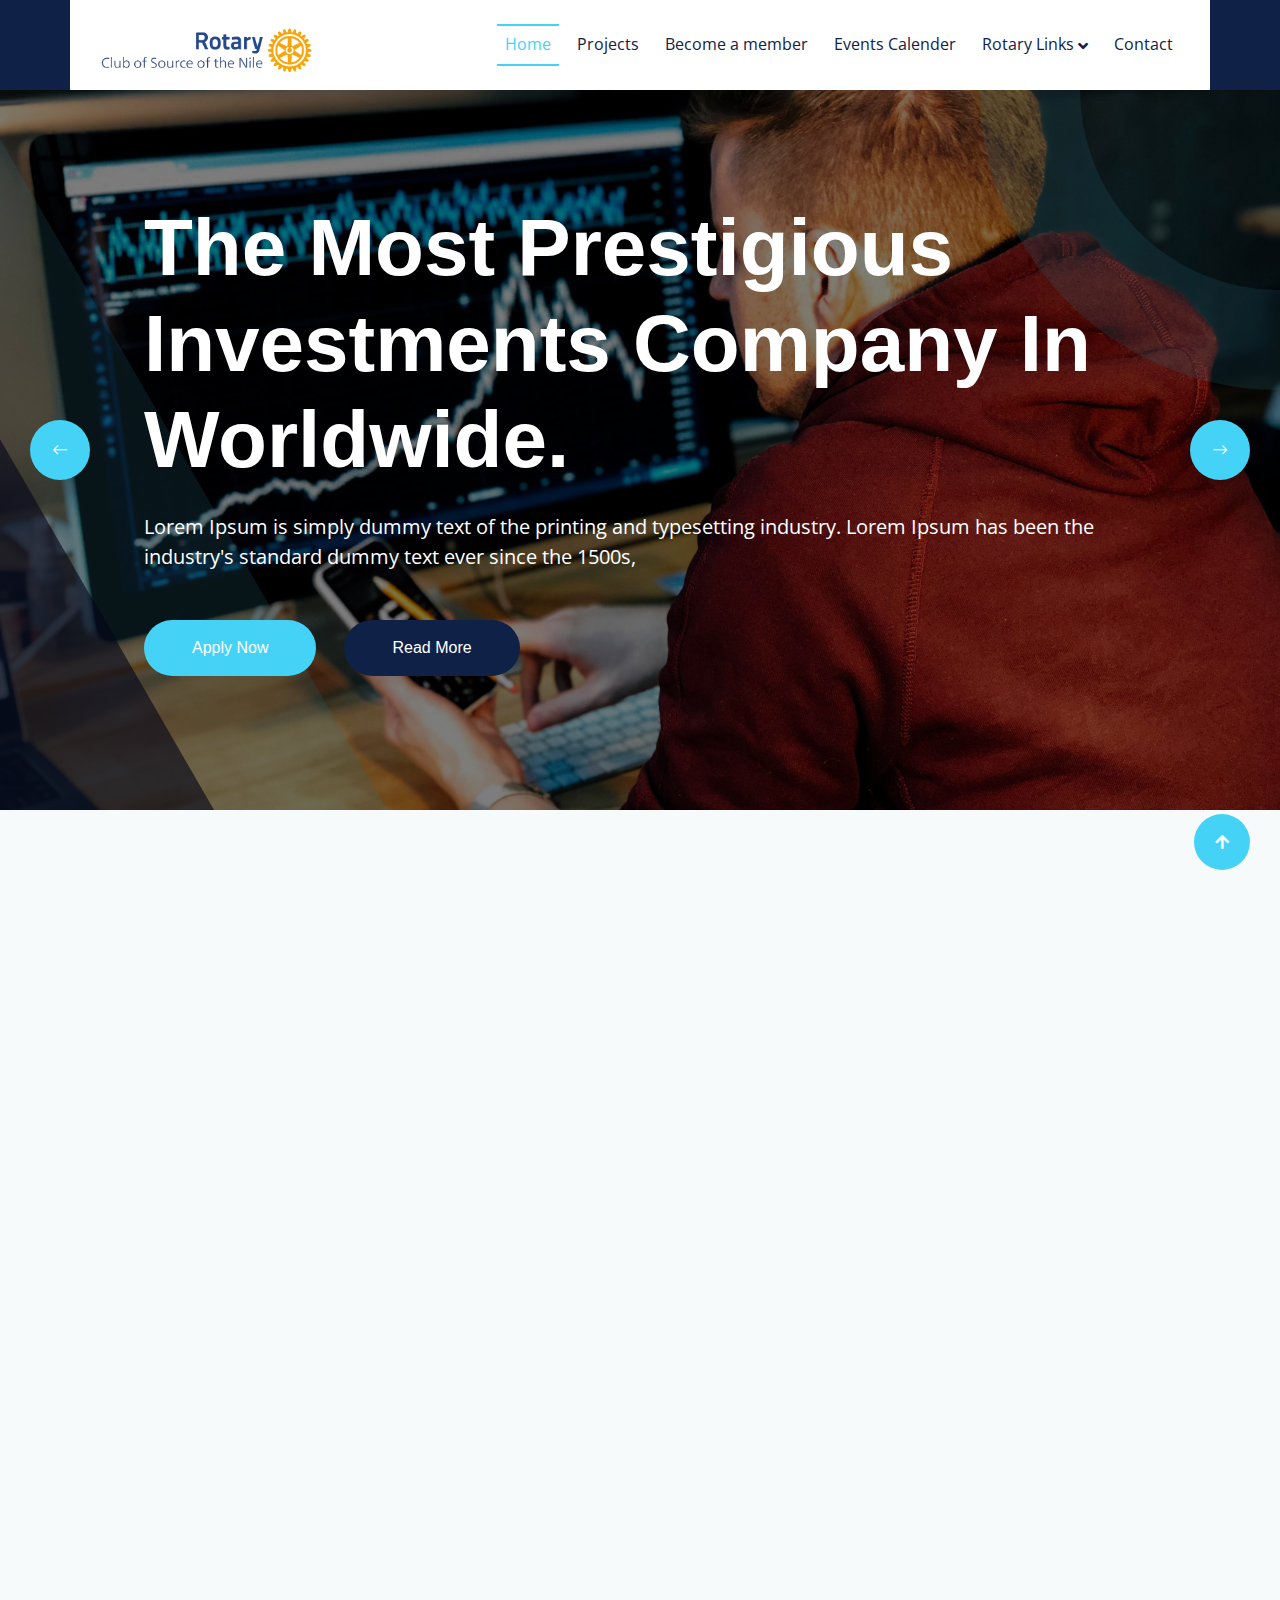
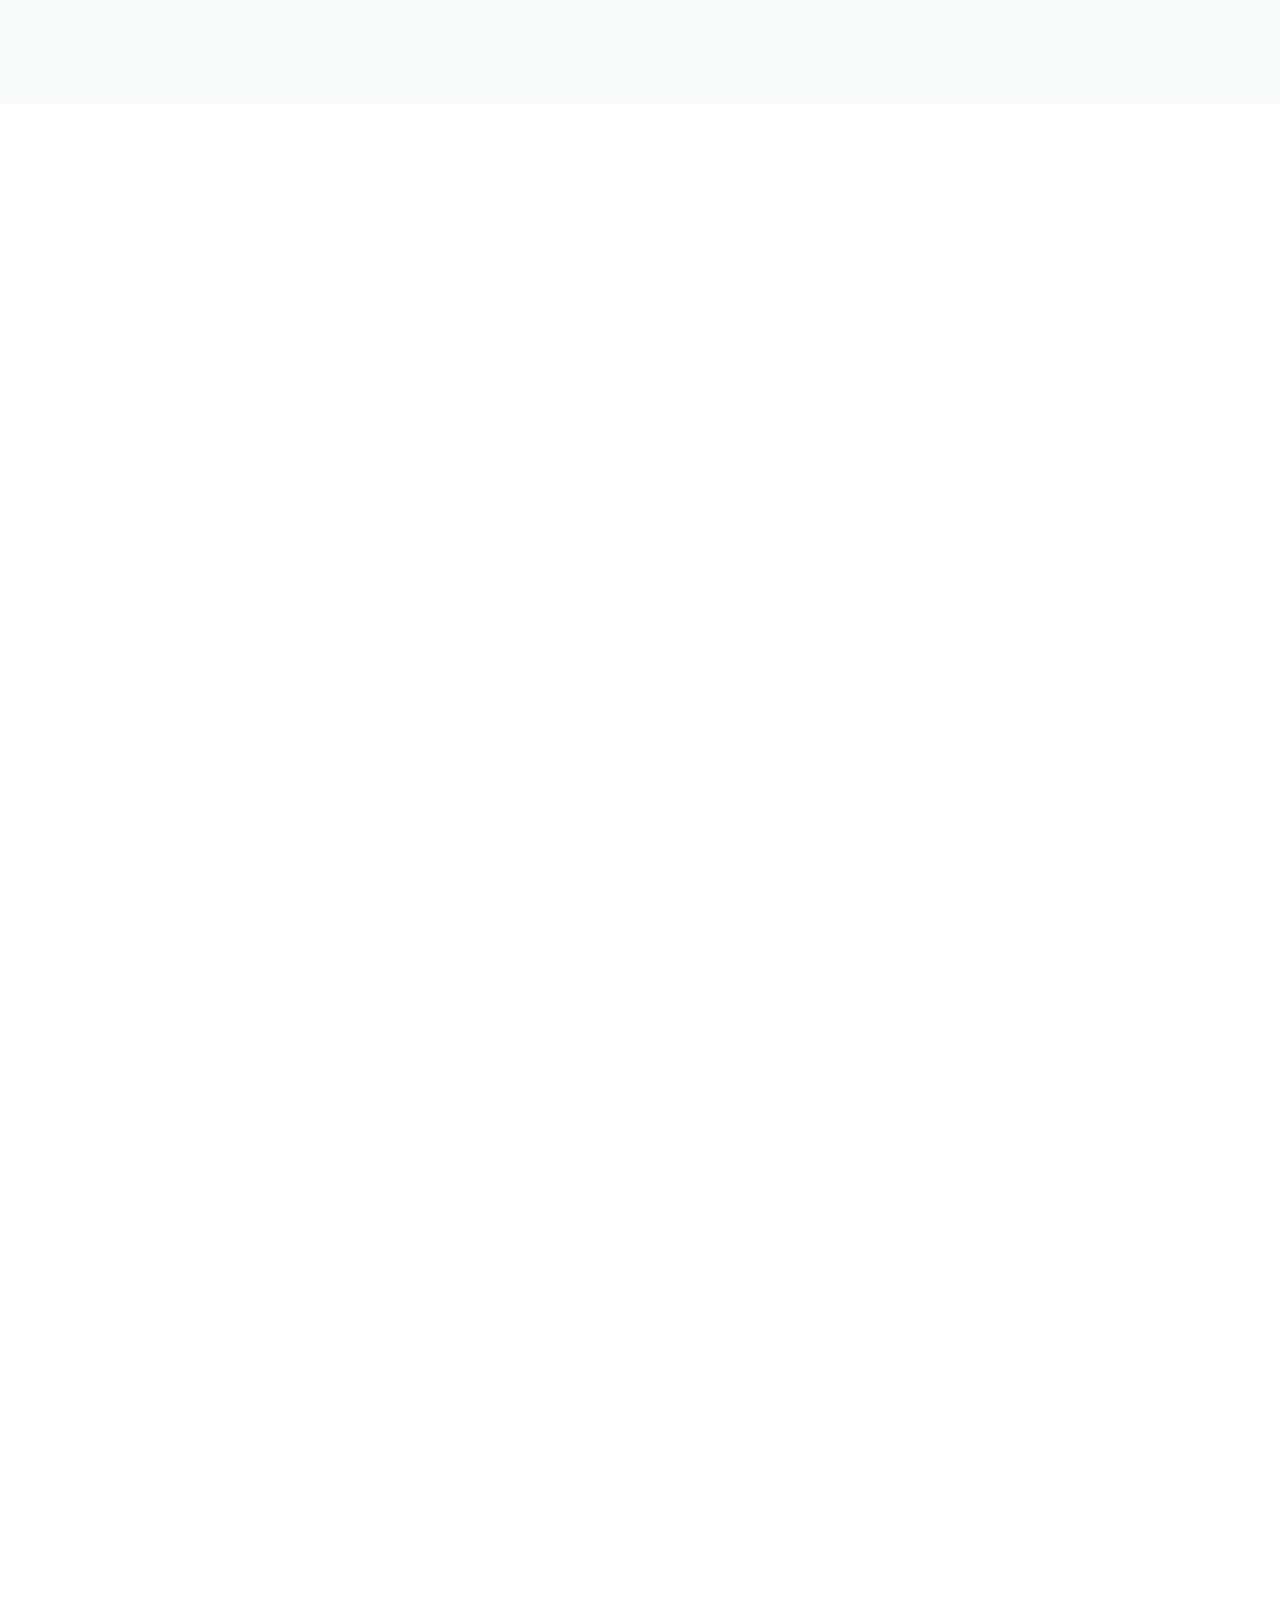
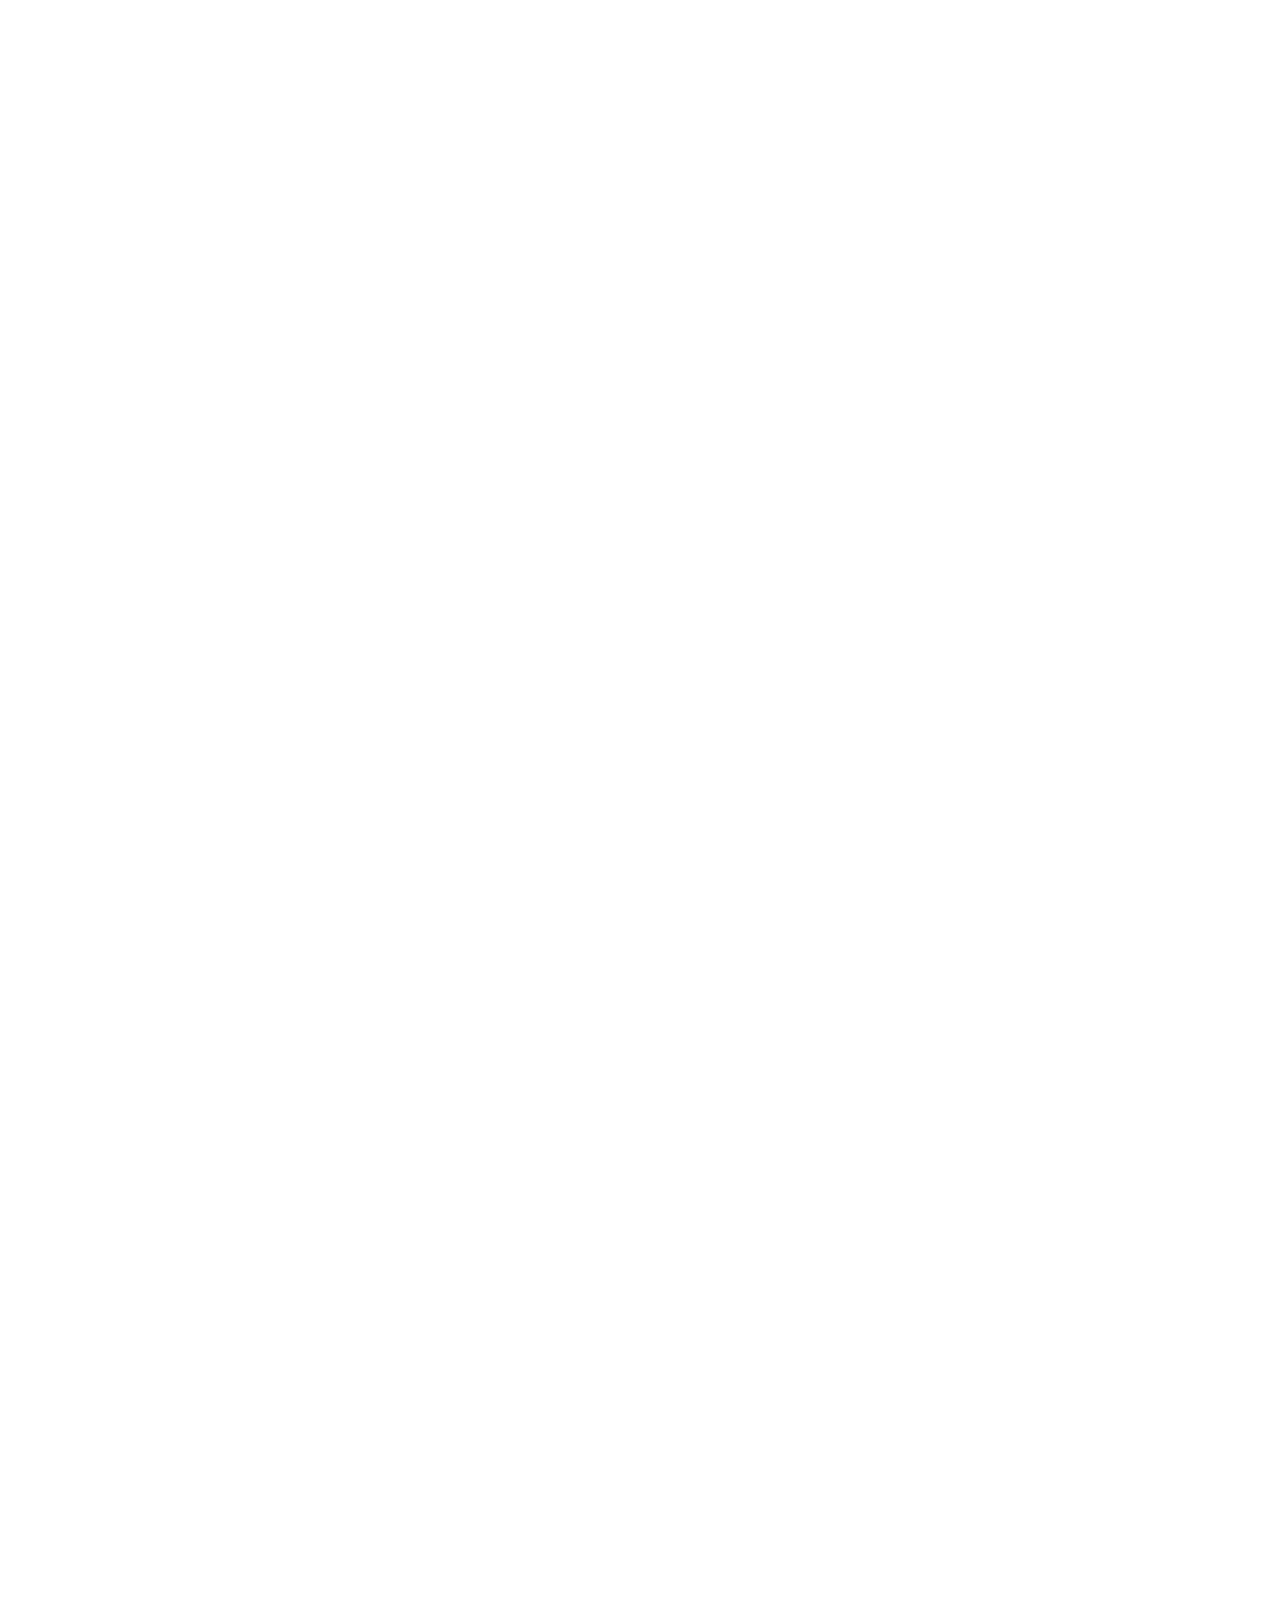
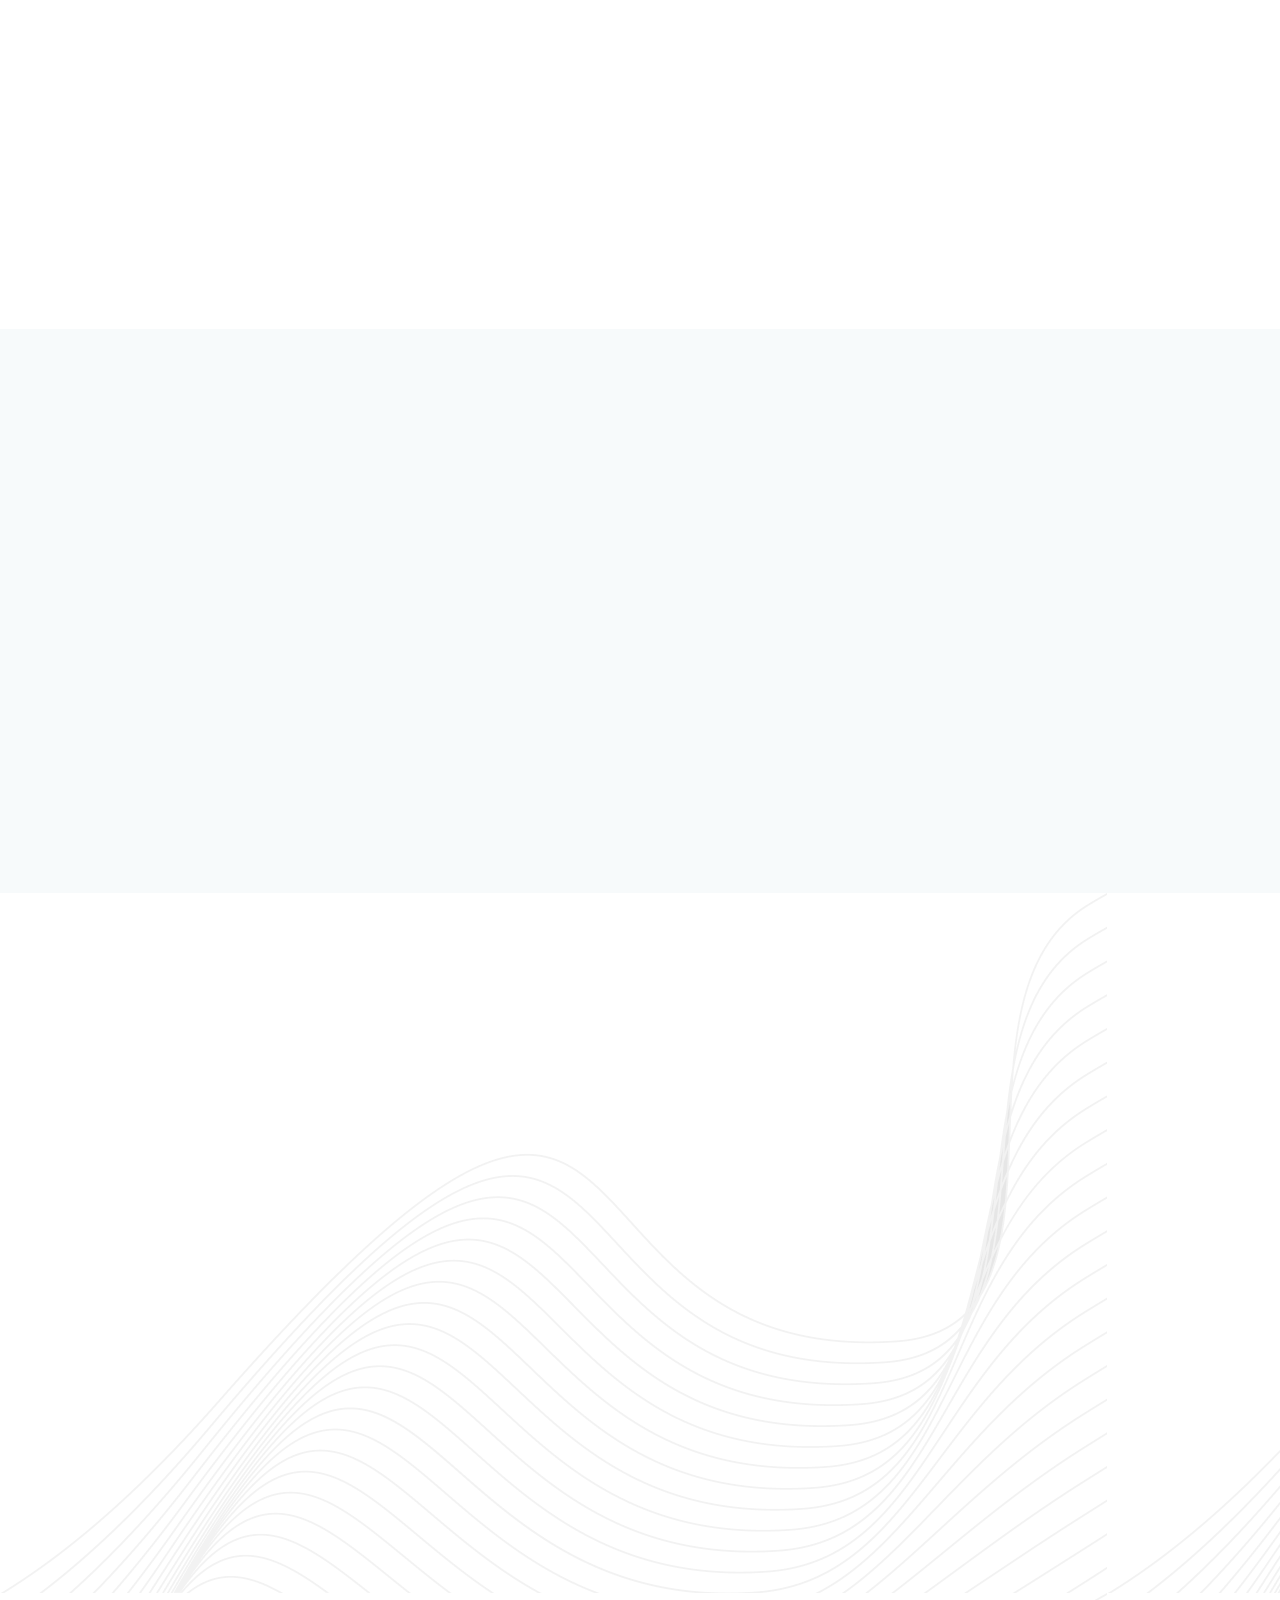
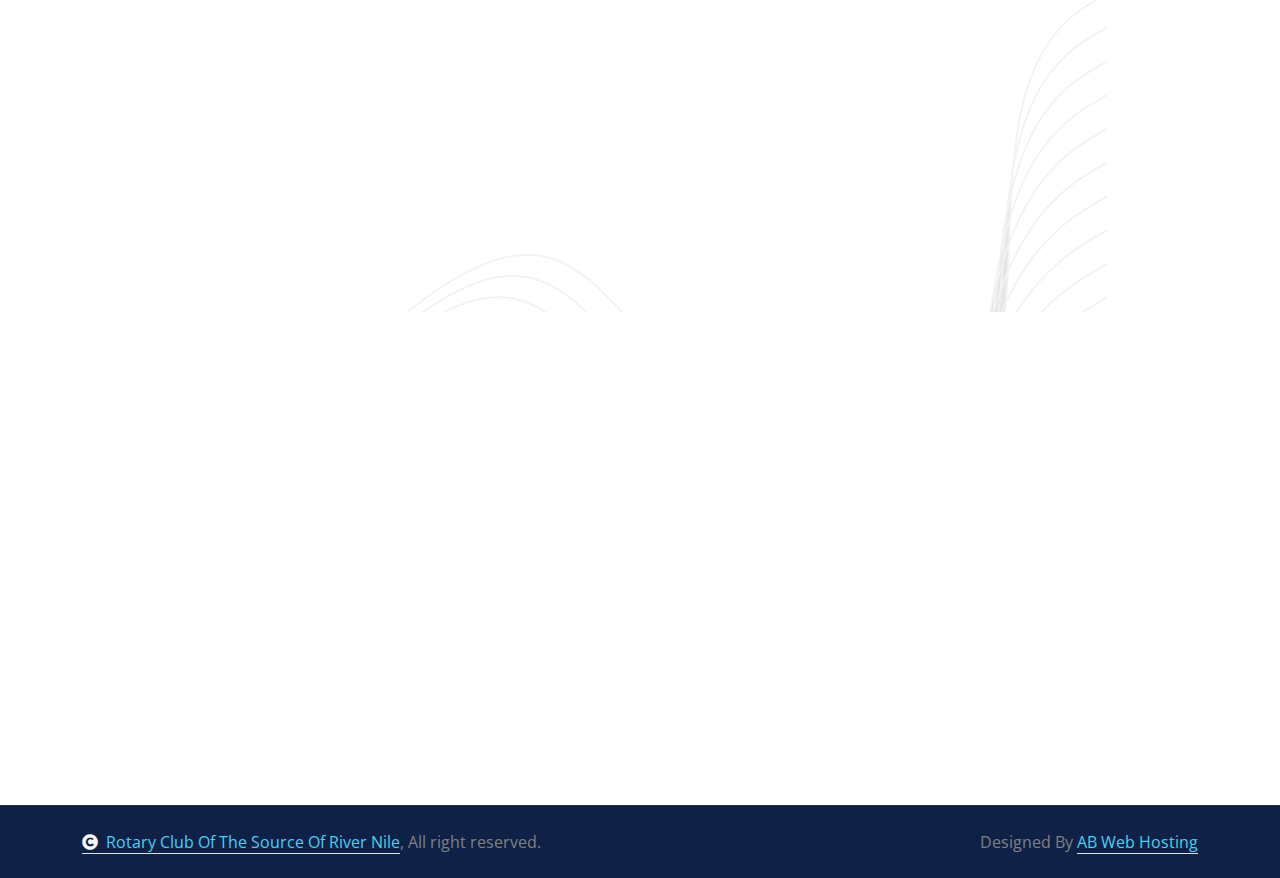
<file: index.html>
<!DOCTYPE html>
<html lang="en">
    <head>
        <meta charset="utf-8">
        <title>Rotary Club Source of the Nile</title>
        <meta content="width=device-width, initial-scale=1.0" name="viewport">
        <meta content="" name="keywords">
        <meta content="" name="description">

        <link rel="preconnect" href="https://fonts.googleapis.com">
        <link rel="preconnect" href="https://fonts.gstatic.com" crossorigin>
        <link href="https://fonts.googleapis.com/css2?family=Open+Sans:wght@400;500;600;700&family=Sentinel:wght@400;500;700&display=swap" rel="stylesheet"> 

        <link rel="stylesheet" href="https://use.fontawesome.com/releases/v5.15.4/css/all.css"/>
        <link href="https://cdn.jsdelivr.net/npm/bootstrap-icons@1.4.1/font/bootstrap-icons.css" rel="stylesheet">

        <link rel="stylesheet" href="https://cdnjs.cloudflare.com/ajax/libs/animate.css/4.1.1/animate.min.css"/>
        <link href="lib/animate/animate.min.css" rel="stylesheet">
        <link href="lib/owlcarousel/assets/owl.carousel.min.css" rel="stylesheet">
        <link href="lib/lightbox/css/lightbox.min.css" rel="stylesheet">
        <link href="css/bootstrap.min.css" rel="stylesheet">
        <link href="css/style.css" rel="stylesheet">
        <link rel="icon" href="rotary /logo-club-gold.jpg" width="100%" height="auto">
    </head>

    <body>

        <!-- Spinner Start -->
        <div id="spinner" class="show bg-white position-fixed translate-middle w-100 vh-100 top-50 start-50 d-flex align-items-center justify-content-center">
            <div class="spinner-border text-primary" style="width: 3rem; height: 3rem;" role="status">
                <span class="sr-only">Loading...</span>
            </div>
        </div>
        <!-- Spinner End -->

        <div class="container-fluid sticky-top px-0">
            <div class="position-absolute bg-dark" style="left: 0; top: 0; width: 100%; height: 100%;">
            </div>
            <div class="container px-0">
                <nav class="navbar navbar-expand-lg navbar-dark bg-white py-3 px-4">
                    <a href="index.html" class="navbar-brand p-0">
                        <img src="rotary /logo-club-blue-gold copy.png" alt="Logo" width="60%" height="auto">
                    </a>
                    <button class="navbar-toggler" type="button" data-bs-toggle="collapse" data-bs-target="#navbarCollapse">
                        <span class="fa fa-bars"></span>
                    </button>
                    <div class="collapse navbar-collapse" id="navbarCollapse">
                        <div class="navbar-nav ms-auto py-0">
                            <a href="index.html" class="nav-item nav-link active">Home</a>
                            <a href="prjects.html" class="nav-item nav-link">Projects</a>
                            <a href="serice.html" class="nav-item nav-link">Become a member</a>
                            <a href="evo-calendar-master/calender.html" class="nav-item nav-link">Events Calender</a>
                            <div class="nav-item dropdown">
                                <a href="#" class="nav-link dropdown-toggle" data-bs-toggle="dropdown">Rotary Links</a>
                                <div class="dropdown-menu m-0">
                                    <a href="https://portal.clubrunner.ca/50109" class="dropdown-item">District 9213</a>
                                    <a href="https://portal.clubrunner.ca/50109/events/calendar" class="dropdown-item">District Calendar</a>
                                    <a href="https://www.rotary.org/en" class="dropdown-item">Rotary International</a>
                                    <!-- <a href="faqs.html" class="dropdown-item">FAQs</a> -->
                                    <!-- <a href="404.html" class="dropdown-item">404 Page</a> -->
                                </div>
                            </div>
                            <a href="contact.html" class="nav-item nav-link">Contact</a>
                        </div>
                        <div class="d-flex align-items-center flex-nowrap pt-xl-0">
                            <!-- <button class="btn btn-primary btn-md-square mx-2" data-bs-toggle="modal" data-bs-target="#searchModal"><i class="fas fa-search"></i></button> -->
                            <!-- <a href="#" class="btn btn-primary rounded-pill text-white py-2 px-4 ms-2 flex-wrap flex-sm-shrink-0">Start Investa</a> -->
                        </div>
                    </div>
                </nav>
            </div>
        </div>
        <!-- Navbar & Hero End -->

        <!-- Modal Search Start -->
        <div class="modal fade" id="searchModal" tabindex="-1" aria-labelledby="exampleModalLabel" aria-hidden="true">
            <div class="modal-dialog modal-fullscreen">
                <div class="modal-content rounded-0">
                  
                    <div class="modal-body d-flex align-items-center">
                        <div class="input-group w-75 mx-auto d-flex">
                            <input type="search" class="form-control p-3" placeholder="keywords" aria-describedby="search-icon-1">
                            <span id="search-icon-1" class="input-group-text p-3"><i class="fa fa-search"></i></span>
                        </div>
                    </div>
                </div>
            </div>
        </div>
        <!-- Modal Search End -->

        <!-- Carousel Start -->
        <div class="header-carousel owl-carousel">
            <div class="header-carousel-item">
                <div class="header-carousel-item-img-1">
                    <img src="img/carousel-1.jpg" class="img-fluid w-100" alt="Image">
                </div>
                <div class="carousel-caption">
                    <div class="carousel-caption-inner text-start p-3">
                        <h1 class="display-1 text-capitalize text-white mb-4 fadeInUp animate__animated" data-animation="fadeInUp" data-delay="1.3s" style="animation-delay: 1.3s;">The most prestigious Investments company in worldwide.</h1>
                        <p class="mb-5 fs-5 fadeInUp animate__animated" data-animation="fadeInUp" data-delay="1.5s" style="animation-delay: 1.5s;">Lorem Ipsum is simply dummy text of the printing and typesetting industry. Lorem Ipsum has been the industry's standard dummy text ever since the 1500s, 
                        </p>
                        <a class="btn btn-primary rounded-pill py-3 px-5 mb-4 me-4 fadeInUp animate__animated" data-animation="fadeInUp" data-delay="1.5s" style="animation-delay: 1.7s;" href="#">Apply Now</a>
                        <a class="btn btn-dark rounded-pill py-3 px-5 mb-4 fadeInUp animate__animated" data-animation="fadeInUp" data-delay="1.5s" style="animation-delay: 1.7s;" href="#">Read More</a>
                    </div>
                </div>
            </div>
            <div class="header-carousel-item mx-auto">
                <div class="header-carousel-item-img-2">
                    <img src="img/carousel-2.jpg" class="img-fluid w-100" alt="Image">
                </div>
                <div class="carousel-caption">
                    <div class="carousel-caption-inner text-center p-3">
                        <h1 class="display-1 text-capitalize text-white mb-4">A commitment to service and sustainability</h1>
                        <p class="mb-5 fs-5">Lorem Ipsum is simply dummy text of the printing and typesetting industry. Lorem Ipsum has been the industry's standard dummy text ever since the 1500s, 
                        </p>
                        <a class="btn btn-primary rounded-pill py-3 px-5 mb-4 me-4" href="#">Apply Now</a>
                        <a class="btn btn-dark rounded-pill py-3 px-5 mb-4" href="#">Read More</a>
                    </div>
                </div>
            </div>
            <div class="header-carousel-item">
                <div class="header-carousel-item-img-3">
                    <img src="img/carousel-3.jpg" class="img-fluid w-100" alt="Image">
                </div>
                <div class="carousel-caption">
                    <div class="carousel-caption-inner text-end p-3">
                        <h1 class="display-1 text-capitalize text-white mb-4">The most prestigious Investments company in worldwide.</h1>
                        <p class="mb-5 fs-5">Lorem Ipsum is simply dummy text of the printing and typesetting industry. Lorem Ipsum has been the industry's standard dummy text ever since the 1500s, 
                        </p>
                        <a class="btn btn-primary rounded-pill py-3 px-5 mb-4 me-4" href="#">Apply Now</a>
                        <a class="btn btn-dark rounded-pill py-3 px-5 mb-4" href="#">Read More</a>
                    </div>
                </div>
            </div>
        </div>
        <!-- Carousel End -->


        <!-- About Start -->
        <div class="container-fluid about bg-light py-5">
            <div class="container py-5">
                <div class="row g-5 align-items-center">
                    <div class="col-lg-6 col-xl-5 wow fadeInLeft" data-wow-delay="0.1s">
                        <div class="about-img">
                            <img src="img/about-3.png" class="img-fluid w-100 rounded-top bg-white" alt="Image">
                            <img src="img/about-2.jpg" class="img-fluid w-100 rounded-bottom" alt="Image">
                        </div>
                    </div>
                    <div class="col-lg-6 col-xl-7 wow fadeInRight" data-wow-delay="0.3s">
                        <h4 class="text-primary">About Us</h4>
                        <h1 class="display-5 mb-4">The most Profitable Investments company in worldwide.</h1>
                        <p class="text ps-4 mb-4">Lorem, ipsum dolor sit amet consectetur adipisicing elit. Dolores atque nihil unde quisquam, deleniti illo a. Quam harum laboriosam, laudantium, deleniti perferendis voluptates ex non laborum libero magni, minus illo!
                        </p>
                        <div class="row g-4 justify-content-between mb-5">
                            <div class="col-lg-6 col-xl-5">
                                <p class="text-dark"><i class="fas fa-check-circle text-primary me-1"></i> Strategy & Consulting</p>
                                <p class="text-dark mb-0"><i class="fas fa-check-circle text-primary me-1"></i> Business Process</p>
                            </div>
                            <div class="col-lg-6 col-xl-7">
                                <p class="text-dark"><i class="fas fa-check-circle text-primary me-1"></i> Marketing Rules</p>
                                <p class="text-dark mb-0"><i class="fas fa-check-circle text-primary me-1"></i> Partnerships</p>
                            </div>
                        </div>
                        <div class="row g-4 justify-content-between mb-5">
                            <div class="col-xl-5"><a href="#" class="btn btn-primary rounded-pill py-3 px-5">Discover More</a></div>
                            <div class="col-xl-7 mb-5">
                                <div class="about-customer d-flex position-relative">
                                    <img src="img/customer-img-1.jpg" class="img-fluid btn-xl-square position-absolute" style="left: 0; top: 0;"  alt="Image">
                                    <img src="img/customer-img-2.jpg" class="img-fluid btn-xl-square position-absolute" style="left: 45px; top: 0;" alt="Image">
                                    <img src="img/customer-img-3.jpg" class="img-fluid btn-xl-square position-absolute" style="left: 90px; top: 0;" alt="Image">
                                    <img src="img/customer-img-1.jpg" class="img-fluid btn-xl-square position-absolute" style="left: 135px; top: 0;" alt="Image">
                                    <div class="position-absolute text-dark" style="left: 220px; top: 10px;">
                                        <p class="mb-0">5m+ Trusted</p>
                                        <p class="mb-0">Global Customers</p>
                                    </div>
                                </div>
                            </div>
                        </div>
                        <div class="row g-4 text-center align-items-center justify-content-center">
                            <div class="col-sm-4">
                                <div class="bg-primary rounded p-4">
                                    <div class="d-flex align-items-center justify-content-center">
                                        <span class="counter-value fs-1 fw-bold text-dark" data-toggle="counter-up">32</span>
                                        <h4 class="text-dark fs-1 mb-0" style="font-weight: 600; font-size: 25px;">k+</h4>
                                    </div>
                                    <div class="w-100 d-flex align-items-center justify-content-center">
                                        <p class="text-white mb-0">Project Complete</p>
                                    </div>
                                </div>
                            </div>
                            <div class="col-sm-4">
                                <div class="bg-dark rounded p-4">
                                    <div class="d-flex align-items-center justify-content-center">
                                        <span class="counter-value fs-1 fw-bold text-white" data-toggle="counter-up">21</span>
                                        <h4 class="text-white fs-1 mb-0" style="font-weight: 600; font-size: 25px;">+</h4>
                                    </div>
                                    <div class="w-100 d-flex align-items-center justify-content-center">
                                        <p class="mb-0">Years Of Experience</p>
                                    </div>
                                </div>
                            </div>
                            <div class="col-sm-4">
                                <div class="bg-primary rounded p-4">
                                    <div class="d-flex align-items-center justify-content-center">
                                        <span class="counter-value fs-1 fw-bold text-dark" data-toggle="counter-up">97</span>
                                        <h4 class="text-dark fs-1 mb-0" style="font-weight: 600; font-size: 25px;">+</h4>
                                    </div>
                                    <div class="w-100 d-flex align-items-center justify-content-center">
                                        <p class="text-white mb-0">Team Members</p>
                                    </div>
                                </div>
                            </div>
                        </div>
                    </div>
                </div>
            </div>
        </div>
        <!-- About End -->


        <!-- Services Start -->
        <div class="container-fluid service py-5">
            <div class="container py-5">
                <div class="text-center mx-auto pb-5 wow fadeInUp" data-wow-delay="0.1s" style="max-width: 800px;">
                    <h4 class="text-primary">Our Services</h4>
                    <h1 class="display-4"> Offering the Best Consulting & Investa Services</h1>
                </div>
                <div class="row g-4 justify-content-center text-center">
                    <div class="col-md-6 col-lg-4 col-xl-3 wow fadeInUp" data-wow-delay="0.1s">
                        <div class="service-item bg-light rounded">
                            <div class="service-img">
                                <img src="img/service-1.jpg" class="img-fluid w-100 rounded-top" alt="">
                            </div>
                            <div class="service-content text-center p-4">
                                <div class="service-content-inner">
                                    <a href="#" class="h4 mb-4 d-inline-flex text-start"><i class="fas fa-donate fa-2x me-2"></i> Business Strategy Invesments</a>
                                    <p class="mb-4">Lorem ipsum dolor sit amet consectetur, adipisicing elit. Earum nobis est sapiente natus officiis maxime
                                    </p>
                                    <a class="btn btn-light rounded-pill py-2 px-4" href="#">Read More</a>
                                </div>
                            </div>
                        </div>
                    </div>
                    <div class="col-md-6 col-lg-4 col-xl-3 wow fadeInUp" data-wow-delay="0.3s">
                        <div class="service-item bg-light rounded">
                            <div class="service-img">
                                <img src="img/service-2.jpg" class="img-fluid w-100 rounded-top" alt="">
                            </div>
                            <div class="service-content text-center p-4">
                                <div class="service-content-inner">
                                    <a href="#" class="h4 mb-4 d-inline-flex text-start"><i class="fas fa-donate fa-2x me-2"></i> Consultancy & Advice</a>
                                    <p class="mb-4">Lorem ipsum dolor sit amet consectetur, adipisicing elit. Earum nobis est sapiente natus officiis maxime
                                    </p>
                                    <a class="btn btn-light rounded-pill py-2 px-4" href="#">Read More</a>
                                </div>
                            </div>
                        </div>
                    </div>
                    <div class="col-md-6 col-lg-4 col-xl-3 wow fadeInUp" data-wow-delay="0.5s">
                        <div class="service-item bg-light rounded">
                            <div class="service-img">
                                <img src="img/service-4.jpg" class="img-fluid w-100 rounded-top" alt="">
                            </div>
                            <div class="service-content text-center p-4">
                                <div class="service-content-inner">
                                    <a href="#" class="h4 mb-4 d-inline-flex text-start"><i class="fas fa-donate fa-2x me-2"></i> Invesments Planning</a>
                                    <p class="mb-4">Lorem ipsum dolor sit amet consectetur, adipisicing elit. Earum nobis est sapiente natus officiis maxime
                                    </p>
                                    <a class="btn btn-light rounded-pill py-2 px-4" href="#">Read More</a>
                                </div>
                            </div>
                        </div>
                    </div>
                    <div class="col-md-6 col-lg-4 col-xl-3 wow fadeInUp" data-wow-delay="0.7s">
                        <div class="service-item bg-light rounded">
                            <div class="service-img">
                                <img src="img/service-3.jpg" class="img-fluid w-100 rounded-top" alt="">
                            </div>
                            <div class="service-content text-center p-4">
                                <div class="service-content-inner">
                                    <a href="#" class="h4 mb-4 d-inline-flex text-start"><i class="fas fa-donate fa-2x me-2"></i> Private Client Investment</a>
                                    <p class="mb-4">Lorem ipsum dolor sit amet consectetur, adipisicing elit. Earum nobis est sapiente natus officiis maxime
                                    </p>
                                    <a class="btn btn-light rounded-pill py-2 px-4" href="#">Read More</a>
                                </div>
                            </div>
                        </div>
                    </div>
                    <div class="col-12">
                        <a class="btn btn-primary rounded-pill py-3 px-5 wow fadeInUp" data-wow-delay="0.1s" href="#">Services More</a>
                    </div>
                </div>
            </div>
        </div>
        <!-- Services End -->


        <!-- Project Start -->
        <div class="container-fluid project">
            <div class="container">
                <div class="text-center mx-auto pb-5 wow fadeInUp" data-wow-delay="0.1s" style="max-width: 800px;">
                    <h4 class="text-primary">Our Projects</h4>
                    <h1 class="display-4">Explore Our Latest Projects</h1>
                </div>
                <div class="project-carousel owl-carousel wow fadeInUp" data-wow-delay="0.1s">
                    <div class="project-item h-100 wow fadeInUp" data-wow-delay="0.1s">
                        <div class="project-img">
                            <img src="img/projects-1.jpg" class="img-fluid w-100 rounded" alt="Image">
                        </div>
                        <div class="project-content bg-light rounded p-4">
                            <div class="project-content-inner">
                                <div class="project-icon mb-3"><i class="fas fa-chart-line fa-4x text-primary"></i></div>
                                <p class="text-dark fs-5 mb-3">Business Growth</p>
                                <a href="#" class="h4">Business Strategy And Investment Planning Growth Consulting</a>
                                <div class="pt-4">
                                    <a class="btn btn-light rounded-pill py-3 px-5" href="#">Read More</a>
                                </div>
                            </div>
                        </div>
                    </div>
                    <div class="project-item h-100 wow fadeInUp" data-wow-delay="0.3s">
                        <div class="project-img">
                            <img src="img/projects-1.jpg" class="img-fluid w-100 rounded" alt="Image">
                        </div>
                        <div class="project-content bg-light rounded p-4">
                            <div class="project-content-inner">
                                <div class="project-icon mb-3"><i class="fas fa-signal fa-4x text-primary"></i></div>
                                <p class="text-dark fs-5 mb-3">Marketing Strategy</p>
                                <a href="#" class="h4">Product Sailing Marketing Strategy For Improve Business</a>
                                <div class="pt-4">
                                    <a class="btn btn-light rounded-pill py-3 px-5" href="#">Read More</a>
                                </div>
                            </div>
                        </div>
                    </div>
                    <div class="project-item h-100">
                        <div class="project-img">
                            <img src="img/projects-1.jpg" class="img-fluid w-100 rounded" alt="Image">
                        </div>
                        <div class="project-content bg-light rounded p-4">
                            <div class="project-content-inner">
                                <div class="project-icon mb-3"><i class="fas fa-signal fa-4x text-primary"></i></div>
                                <p class="text-dark fs-5 mb-3">Marketing Strategy</p>
                                <a href="#" class="h4">Product Sailing Marketing Strategy For Improve Business</a>
                                <div class="pt-4">
                                    <a class="btn btn-light rounded-pill py-3 px-5" href="#">Read More</a>
                                </div>
                            </div>
                        </div>
                    </div>
                </div>
            </div>
        </div>
        <!-- Project End -->


        <!-- Blog Start -->
        <div class="container-fluid blog pb-5">
            <div class="container pb-5">
                <div class="text-center mx-auto pb-5 wow fadeInUp" data-wow-delay="0.1s" style="max-width: 800px;">
                    <h4 class="text-primary">Our Blogs</h4>
                    <h1 class="display-4">Latest Articles & News from the Blogs</h1>
                </div>
                <div class="row g-4 justify-content-center">
                    <div class="col-md-6 col-lg-6 col-xl-4 wow fadeInUp" data-wow-delay="0.1s">
                        <div class="blog-item bg-light rounded p-4" style="background-image: url(img/bg.png);">
                            <div class="mb-4">
                                <h4 class="text-primary mb-2">Investment</h4>
                                <div class="d-flex justify-content-between">
                                    <p class="mb-0"><span class="text-dark fw-bold">On</span> Mar 14, 2024</p>
                                    <p class="mb-0"><span class="text-dark fw-bold">By</span> Mark D. Brock</p>
                                </div>
                            </div>
                            <div class="project-img">
                                <img src="img/blog-1.jpg" class="img-fluid w-100 rounded" alt="Image">
                                <div class="blog-plus-icon">
                                    <a href="img/blog-1.jpg" data-lightbox="blog-1" class="btn btn-primary btn-md-square rounded-pill"><i class="fas fa-plus fa-1x"></i></a>
                                </div>
                            </div>
                            <div class="my-4">
                                <a href="#" class="h4">Revisiting Your Investment & Distribution Goals</a>
                            </div>
                            <a class="btn btn-primary rounded-pill py-2 px-4" href="#">Explore More</a>
                        </div>
                    </div>
                    <div class="col-md-6 col-lg-6 col-xl-4 wow fadeInUp" data-wow-delay="0.3s">
                        <div class="blog-item bg-light rounded p-4" style="background-image: url(img/bg.png);">
                            <div class="mb-4">
                                <h4 class="text-primary mb-2">Business</h4>
                                <div class="d-flex justify-content-between">
                                    <p class="mb-0"><span class="text-dark fw-bold">On</span> Mar 14, 2024</p>
                                    <p class="mb-0"><span class="text-dark fw-bold">By</span> Mark D. Brock</p>
                                </div>
                            </div>
                            <div class="project-img">
                                <img src="img/blog-2.jpg" class="img-fluid w-100 rounded" alt="Image">
                                <div class="blog-plus-icon">
                                    <a href="img/blog-2.jpg" data-lightbox="blog-2" class="btn btn-primary btn-md-square rounded-pill"><i class="fas fa-plus fa-1x"></i></a>
                                </div>
                            </div>
                            <div class="my-4">
                                <a href="#" class="h4">Dimensional Fund Advisors Interview with Director</a>
                            </div>
                            <a class="btn btn-primary rounded-pill py-2 px-4" href="#">Explore More</a>
                        </div>
                    </div>
                    <div class="col-md-6 col-lg-6 col-xl-4 wow fadeInUp" data-wow-delay="0.5s">
                        <div class="blog-item bg-light rounded p-4" style="background-image: url(img/bg.png);">
                            <div class="mb-4">
                                <h4 class="text-primary mb-2">Consulting</h4>
                                <div class="d-flex justify-content-between">
                                    <p class="mb-0"><span class="text-dark fw-bold">On</span> Mar 14, 2024</p>
                                    <p class="mb-0"><span class="text-dark fw-bold">By</span> Mark D. Brock</p>
                                </div>
                            </div>
                            <div class="project-img">
                                <img src="img/blog-3.jpg" class="img-fluid w-100 rounded" alt="Image">
                                <div class="blog-plus-icon">
                                    <a href="img/blog-3.jpg" data-lightbox="blog-3" class="btn btn-primary btn-md-square rounded-pill"><i class="fas fa-plus fa-1x"></i></a>
                                </div>
                            </div>
                            <div class="my-4">
                                <a href="#" class="h4">Interested in Giving Back this year? Here are some tips</a>
                            </div>
                            <a class="btn btn-primary rounded-pill py-2 px-4" href="#">Explore More</a>
                        </div>
                    </div>
                </div>
            </div>
        </div>
        <!-- Blog End -->


        <!-- Team Start -->
        <div class="container-fluid team pb-5">
            <div class="container pb-5">
                <div class="text-center mx-auto pb-5 wow fadeInUp" data-wow-delay="0.1s" style="max-width: 800px;">
                    <h4 class="text-primary">Our Team</h4>
                    <h1 class="display-4">Our Investa Company Dedicated Team Member</h1>
                </div>
                <div class="row g-4 justify-content-center">
                    <div class="col-sm-6 col-md-6 col-lg-4 col-xl-3 wow fadeInUp" data-wow-delay="0.1s">
                        <div class="team-item rounded">
                            <div class="team-img">
                                <img src="img/team-1.jpg" class="img-fluid w-100 rounded-top" alt="Image">
                                <div class="team-icon">
                                    <a class="btn btn-primary btn-sm-square text-white rounded-circle mb-3" href=""><i class="fas fa-share-alt"></i></a>
                                    <div class="team-icon-share">
                                        <a class="btn btn-primary btn-sm-square text-white rounded-circle mb-3" href=""><i class="fab fa-facebook-f"></i></a>
                                        <a class="btn btn-primary btn-sm-square text-white rounded-circle mb-3" href=""><i class="fab fa-twitter"></i></a>
                                        <a class="btn btn-primary btn-sm-square text-white rounded-circle mb-0" href=""><i class="fab fa-instagram"></i></a>
                                    </div>
                                </div>
                            </div>
                            <div class="team-content bg-dark text-center rounded-bottom p-4">
                                <div class="team-content-inner rounded-bottom">
                                    <h4 class="text-white">Mark D. Brock</h4>
                                    <p class="text-muted mb-0">CEO & Founder</p>
                                </div>
                            </div>
                        </div>
                    </div>
                    <div class="col-sm-6 col-md-6 col-lg-4 col-xl-3 wow fadeInUp" data-wow-delay="0.3s">
                        <div class="team-item rounded">
                            <div class="team-img">
                                <img src="img/team-2.jpg" class="img-fluid w-100 rounded-top" alt="Image">
                                <div class="team-icon">
                                    <a class="btn btn-primary btn-sm-square text-white rounded-circle mb-3" href=""><i class="fas fa-share-alt"></i></a>
                                    <div class="team-icon-share">
                                        <a class="btn btn-primary btn-sm-square text-white rounded-circle mb-3" href=""><i class="fab fa-facebook-f"></i></a>
                                        <a class="btn btn-primary btn-sm-square text-white rounded-circle mb-3" href=""><i class="fab fa-twitter"></i></a>
                                        <a class="btn btn-primary btn-sm-square text-white rounded-circle mb-0" href=""><i class="fab fa-instagram"></i></a>
                                    </div>
                                </div>
                            </div>
                            <div class="team-content bg-dark text-center rounded-bottom p-4">
                                <div class="team-content-inner rounded-bottom">
                                    <h4 class="text-white">Mark D. Brock</h4>
                                    <p class="text-muted mb-0">CEO & Founder</p>
                                </div>
                            </div>
                        </div>
                    </div>
                    <div class="col-sm-6 col-md-6 col-lg-4 col-xl-3 wow fadeInUp" data-wow-delay="0.5s">
                        <div class="team-item rounded">
                            <div class="team-img">
                                <img src="img/team-3.jpg" class="img-fluid w-100 rounded-top" alt="Image">
                                <div class="team-icon">
                                    <a class="btn btn-primary btn-sm-square text-white rounded-circle mb-3" href=""><i class="fas fa-share-alt"></i></a>
                                    <div class="team-icon-share">
                                        <a class="btn btn-primary btn-sm-square text-white rounded-circle mb-3" href=""><i class="fab fa-facebook-f"></i></a>
                                        <a class="btn btn-primary btn-sm-square text-white rounded-circle mb-3" href=""><i class="fab fa-twitter"></i></a>
                                        <a class="btn btn-primary btn-sm-square text-white rounded-circle mb-0" href=""><i class="fab fa-instagram"></i></a>
                                    </div>
                                </div>
                            </div>
                            <div class="team-content bg-dark text-center rounded-bottom p-4">
                                <div class="team-content-inner rounded-bottom">
                                    <h4 class="text-white">Mark D. Brock</h4>
                                    <p class="text-muted mb-0">CEO & Founder</p>
                                </div>
                            </div>
                        </div>
                    </div>
                    <div class="col-sm-6 col-md-6 col-lg-4 col-xl-3 wow fadeInUp" data-wow-delay="0.7s">
                        <div class="team-item rounded">
                            <div class="team-img">
                                <img src="img/team-4.jpg" class="img-fluid w-100 rounded-top" alt="Image">
                                <div class="team-icon">
                                    <a class="btn btn-primary btn-sm-square text-white rounded-circle mb-3" href=""><i class="fas fa-share-alt"></i></a>
                                    <div class="team-icon-share">
                                        <a class="btn btn-primary btn-sm-square text-white rounded-circle mb-3" href=""><i class="fab fa-facebook-f"></i></a>
                                        <a class="btn btn-primary btn-sm-square text-white rounded-circle mb-3" href=""><i class="fab fa-twitter"></i></a>
                                        <a class="btn btn-primary btn-sm-square text-white rounded-circle mb-0" href=""><i class="fab fa-instagram"></i></a>
                                    </div>
                                </div>
                            </div>
                            <div class="team-content bg-dark text-center rounded-bottom p-4">
                                <div class="team-content-inner rounded-bottom">
                                    <h4 class="text-white">Mark D. Brock</h4>
                                    <p class="text-muted mb-0">CEO & Founder</p>
                                </div>
                            </div>
                        </div>
                    </div>
                </div>
            </div>
        </div>
        <!-- Team End -->


        <!-- Testimonial Start -->
        <div class="container-fluid testimonial bg-light py-5">
            <div class="container py-5">
                <div class="row g-4 align-items-center">
                    <div class="col-xl-4 wow fadeInLeft" data-wow-delay="0.1s">
                        <div class="h-100 rounded">
                            <h4 class="text-primary">Our Feedbacks </h4>
                            <h1 class="display-4 mb-4">Clients are Talking</h1>
                            <p class="mb-4">Lorem ipsum dolor sit amet consectetur adipisicing elit. Harum atque soluta unde itaque. Consequatur quam odit blanditiis harum veritatis porro.</p>
                            <a class="btn btn-primary rounded-pill text-white py-3 px-5" href="#">Read All Reviews <i class="fas fa-arrow-right ms-2"></i></a>
                        </div>
                    </div>
                    <div class="col-xl-8">
                        <div class="testimonial-carousel owl-carousel wow fadeInUp" data-wow-delay="0.1s">
                            <div class="testimonial-item bg-white rounded p-4 wow fadeInUp" data-wow-delay="0.3s">
                                <div class="d-flex">
                                    <div><i class="fas fa-quote-left fa-3x text-dark me-3"></i></div>
                                    <p class="mt-4">Lorem ipsum dolor sit, amet consectetur adipisicing elit. Magnam eos impedit eveniet dolorem culpa ullam incidunt vero quo recusandae nemo? Molestiae doloribus iure,
                                    </p>
                                </div>
                                <div class="d-flex justify-content-end">
                                    <div class="my-auto text-end">
                                        <h5>Person Name</h5>
                                        <p class="mb-0">Profession</p>
                                    </div>
                                    <div class="bg-white rounded-circle ms-3">
                                        <img src="img/testimonial-1.jpg" class="rounded-circle p-2" style="width: 80px; height: 80px; border: 1px solid; border-color: var(--bs-primary);" alt="">
                                    </div>
                                </div>
                            </div>
                            <div class="testimonial-item bg-white rounded p-4 wow fadeInUp" data-wow-delay="0.5s">
                                <div class="d-flex">
                                    <div><i class="fas fa-quote-left fa-3x text-dark me-3"></i></div>
                                    <p class="mt-4">Lorem ipsum dolor sit, amet consectetur adipisicing elit. Magnam eos impedit eveniet dolorem culpa ullam incidunt vero quo recusandae nemo? Molestiae doloribus iure,
                                    </p>
                                </div>
                                <div class="d-flex justify-content-end">
                                    <div class="my-auto text-end">
                                        <h5>Person Name</h5>
                                        <p class="mb-0">Profession</p>
                                    </div>
                                    <div class="bg-white rounded-circle ms-3">
                                        <img src="img/testimonial-2.jpg" class="rounded-circle p-2" style="width: 80px; height: 80px; border: 1px solid; border-color: var(--bs-primary);" alt="">
                                    </div>
                                </div>
                            </div>
                            <div class="testimonial-item bg-white rounded p-4 wow fadeInUp" data-wow-delay="0.7s">
                                <div class="d-flex">
                                    <div><i class="fas fa-quote-left fa-3x text-dark me-3"></i></div>
                                    <p class="mt-4">Lorem ipsum dolor sit, amet consectetur adipisicing elit. Magnam eos impedit eveniet dolorem culpa ullam incidunt vero quo recusandae nemo? Molestiae doloribus iure,
                                    </p>
                                </div>
                                <div class="d-flex justify-content-end">
                                    <div class="my-auto text-end">
                                        <h5>Person Name</h5>
                                        <p class="mb-0">Profession</p>
                                    </div>
                                    <div class="bg-white rounded-circle ms-3">
                                        <img src="img/testimonial-3.jpg" class="rounded-circle p-2" style="width: 80px; height: 80px; border: 1px solid; border-color: var(--bs-primary);" alt="">
                                    </div>
                                </div>
                            </div>
                        </div>
                    </div>
                </div>
            </div>
        </div>
        <!-- Testimonial End -->


        <!-- FAQ Start -->
        <div class="container-fluid faq py-5">
            <div class="container py-5">
                <div class="row g-5 align-items-center">
                    <div class="col-lg-6 wow fadeInLeft" data-wow-delay="0.1s">
                        <div class="pb-5">
                            <h4 class="text-primary">FAQs</h4>
                            <h1 class="display-4">Get the Answers to Common Questions</h1>
                        </div>
                       <div class="accordion bg-light rounded p-4" id="accordionExample">
                            <div class="accordion-item border-0 mb-4">
                                <h2 class="accordion-header" id="headingOne">
                                    <button class="accordion-button text-dark fs-5 fw-bold rounded-top" type="button" data-bs-toggle="collapse" data-bs-target="#collapseOne" aria-expanded="true" aria-controls="collapseTOne">
                                        What Does a Financial Advisor Do?
                                    </button>
                                </h2>
                                <div id="collapseOne" class="accordion-collapse collapse show" aria-labelledby="headingOne" data-bs-parent="#accordionExample">
                                    <div class="accordion-body my-2">
                                        <h5>Dolor sit amet consectetur adipisicing elit.</h5>
                                        <p>Lorem ipsum dolor sit amet consectetur adipisicing elit. Ad nemo impedit, sapiente quis illo quia nulla atque maxime fuga minima ipsa quae cum consequatur, sit, delectus exercitationem odit officiis maiores! Neque, quidem corrupti modi architecto eos saepe incidunt dignissimos rerum.</p>
                                    </div>
                                </div>
                            </div>
                            <div class="accordion-item border-0 mb-4">
                                <h2 class="accordion-header" id="headingTwo">
                                    <button class="accordion-button collapsed text-dark fs-5 fw-bold rounded-top" type="button" data-bs-toggle="collapse" data-bs-target="#collapseTwo" aria-expanded="false" aria-controls="collapseTwo">
                                        What industries do you specialize in? 
                                    </button>
                                </h2>
                                <div id="collapseTwo" class="accordion-collapse collapse" aria-labelledby="headingTwo" data-bs-parent="#accordionExample">
                                    <div class="accordion-body my-2">
                                        <h5>Dolor sit amet consectetur adipisicing elit.</h5>
                                        <p>Lorem ipsum dolor sit amet consectetur adipisicing elit. Ad nemo impedit, sapiente quis illo quia nulla atque maxime fuga minima ipsa quae cum consequatur, sit, delectus exercitationem odit officiis maiores! Neque, quidem corrupti modi architecto eos saepe incidunt dignissimos rerum.</p>
                                    </div>
                                </div>
                            </div>
                            <div class="accordion-item border-0 mb-4">
                                <h2 class="accordion-header" id="headingThree">
                                    <button class="accordion-button collapsed text-dark fs-5 fw-bold rounded-top" type="button" data-bs-toggle="collapse" data-bs-target="#collapseThree" aria-expanded="false" aria-controls="collapseThree">
                                        Can you guarantee for growth?
                                    </button>
                                </h2>
                                <div id="collapseThree" class="accordion-collapse collapse" aria-labelledby="headingThree" data-bs-parent="#accordionExample">
                                    <div class="accordion-body my-2">
                                        <h5>Dolor sit amet consectetur adipisicing elit.</h5>
                                        <p>Lorem ipsum dolor sit amet consectetur adipisicing elit. Ad nemo impedit, sapiente quis illo quia nulla atque maxime fuga minima ipsa quae cum consequatur, sit, delectus exercitationem odit officiis maiores! Neque, quidem corrupti modi architecto eos saepe incidunt dignissimos rerum.</p>
                                    </div>
                                </div>
                            </div>
                            <div class="accordion-item border-0 mb-0">
                                <h2 class="accordion-header" id="headingFour">
                                    <button class="accordion-button collapsed text-dark fs-5 fw-bold rounded-top" type="button" data-bs-toggle="collapse" data-bs-target="#collapseFour" aria-expanded="false" aria-controls="collapseFour">
                                        What makes your business plans so special?
                                    </button>
                                </h2>
                                <div id="collapseFour" class="accordion-collapse collapse" aria-labelledby="headingFour" data-bs-parent="#accordionExample">
                                    <div class="accordion-body my-2">
                                        <h5>Dolor sit amet consectetur adipisicing elit.</h5>
                                        <p>Lorem ipsum dolor sit amet consectetur adipisicing elit. Ad nemo impedit, sapiente quis illo quia nulla atque maxime fuga minima ipsa quae cum consequatur, sit, delectus exercitationem odit officiis maiores! Neque, quidem corrupti modi architecto eos saepe incidunt dignissimos rerum.</p>
                                    </div>
                                </div>
                            </div>
                       </div>
                    </div>
                    <div class="col-lg-6 wow fadeInRight" data-wow-delay="0.3s">
                        <div class="faq-img RotateMoveRight rounded">
                            <img src="img/faq-img.jpg" class="img-fluid rounded w-100" alt="Image">
                            <a class="faq-btn btn btn-primary rounded-pill text-white py-3 px-5" href="#">Read More Q & A <i class="fas fa-arrow-right ms-2"></i></a>
                        </div>
                    </div>
                </div>
            </div>
        </div>
        <!-- FAQ End -->

        <!-- Footer Start -->
        <div class="container-fluid footer py-5 wow fadeIn" data-wow-delay="0.2s">
            <div class="container py-5">
                <div class="row g-5">
                    <div class="col-md-6 col-lg-6 col-xl-3">
                        <div class="footer-item d-flex flex-column">
                            <div class="footer-item">
                                <h4 class="text-white mb-4">Newsletter</h4>
                                <p class="mb-3">Dolor amet sit justo amet elitr clita ipsum elitr est.Lorem ipsum dolor sit amet, consectetur adipiscing elit consectetur adipiscing elit.</p>
                                <div class="position-relative mx-auto rounded-pill">
                                    <input class="form-control rounded-pill w-100 py-3 ps-4 pe-5" type="text" placeholder="Enter your email">
                                    <button type="button" class="btn btn-primary rounded-pill position-absolute top-0 end-0 py-2 mt-2 me-2">SignUp</button>
                                </div>
                            </div>
                        </div>
                    </div>
                    <div class="col-md-6 col-lg-6 col-xl-3">
                        <div class="footer-item d-flex flex-column">
                            <h4 class="text-white mb-4">Explore</h4>
                            <a href="#"><i class="fas fa-angle-right me-2"></i> Home</a>
                            <!-- <a href="#"><i class="fas fa-angle-right me-2"></i> Services</a> -->
                            <a href="#"><i class="fas fa-angle-right me-2"></i> About Us</a>
                            <a href="#"><i class="fas fa-angle-right me-2"></i> Latest Projects</a>
                            <a href="#"><i class="fas fa-angle-right me-2"></i> Calender</a>
                            <a href="#"><i class="fas fa-angle-right me-2"></i> Our Team</a>
                            <a href="#"><i class="fas fa-angle-right me-2"></i> Contact Us</a>
                        </div>
                    </div>
                    <div class="col-md-6 col-lg-6 col-xl-3">
                        <div class="footer-item d-flex flex-column">
                            <h4 class="text-white mb-4">Contact Info</h4>
                            <a href=""><i class="fa fa-map-marker-alt me-2"></i> 123 Street, Jinja City</a>
                            <a href=""><i class="fas fa-envelope me-2"></i> info@example.com</a>
                            <a href=""><i class="fas fa-envelope me-2"></i> info@example.com</a>
                            <a href=""><i class="fas fa-phone me-2"></i> +012 345 67890</a>
                            <a href="" class="mb-3"><i class="fas fa-print me-2"></i> +012 345 67890</a>
                            <div class="d-flex align-items-center">
                                <a class="btn btn-light btn-md-square me-2" href=""><i class="fab fa-facebook-f"></i></a>
                                <a class="btn btn-light btn-md-square me-2" href=""><i class="fab fa-twitter"></i></a>
                                <a class="btn btn-light btn-md-square me-2" href=""><i class="fab fa-instagram"></i></a>
                                <a class="btn btn-light btn-md-square me-0" href=""><i class="fab fa-linkedin-in"></i></a>
                            </div>
                        </div>
                    </div>
                    <div class="col-md-6 col-lg-6 col-xl-3">
                        <div class="footer-item-post d-flex flex-column">
                            <h4 class="text-white mb-4">Popular Post</h4>
                            <div class="d-flex flex-column mb-3">
                                <p class="text-uppercase text-primary mb-2">Rotary</p>
                                <a href="#" class="text-body">Revisiting Your Investment & Distribution Goals</a>
                            </div>
                            <div class="d-flex flex-column mb-3">
                                <p class="text-uppercase text-primary mb-2">Business</p>
                                <a href="#" class="text-body">Dimensional Fund Advisors Interview with Director</a>
                            </div>
                            <div class="footer-btn text-start">
                                <a href="#" class="btn btn-light rounded-pill px-4">View All Post <i class="fa fa-arrow-right ms-1"></i></a>
                            </div>
                        </div>
                    </div>
                </div>
            </div>
        </div>
        <!-- Footer End -->

        
        <!-- Copyright Start -->
        <div class="container-fluid copyright py-4">
            <div class="container">
                <div class="row g-4 align-items-center">
                    <div class="col-md-6 text-center text-md-start mb-md-0">
                        <span class="text-body"><a href="#" class="border-bottom text-primary"><i class="fas fa-copyright text-light me-2"></i>Rotary Club Of The Source Of River Nile</a>, All right reserved.</span>
                    </div>
                    <div class="col-md-6 text-center text-md-end text-body">
            
                        Designed By <a class="border-bottom text-primary" href="https://ab.co.ug">AB Web Hosting</a>
                    </div>
                </div>
            </div>
        </div>
        <!-- Copyright End -->


        <!-- Back to Top -->
        <a href="#" class="btn btn-primary btn-lg-square back-to-top"><i class="fa fa-arrow-up"></i></a>   

        
    <!-- JavaScript Libraries -->
    <script src="https://ajax.googleapis.com/ajax/libs/jquery/3.6.4/jquery.min.js"></script>
    <script src="https://cdn.jsdelivr.net/npm/bootstrap@5.0.0/dist/js/bootstrap.bundle.min.js"></script>
    <script src="lib/wow/wow.min.js"></script>
    <script src="lib/easing/easing.min.js"></script>
    <script src="lib/waypoints/waypoints.min.js"></script>
    <script src="lib/counterup/counterup.min.js"></script>
    <script src="lib/owlcarousel/owl.carousel.min.js"></script>
    <script src="lib/lightbox/js/lightbox.min.js"></script>
    

    <!-- Template Javascript -->
    <script src="js/main.js"></script>
    </body>

</html>
</file>
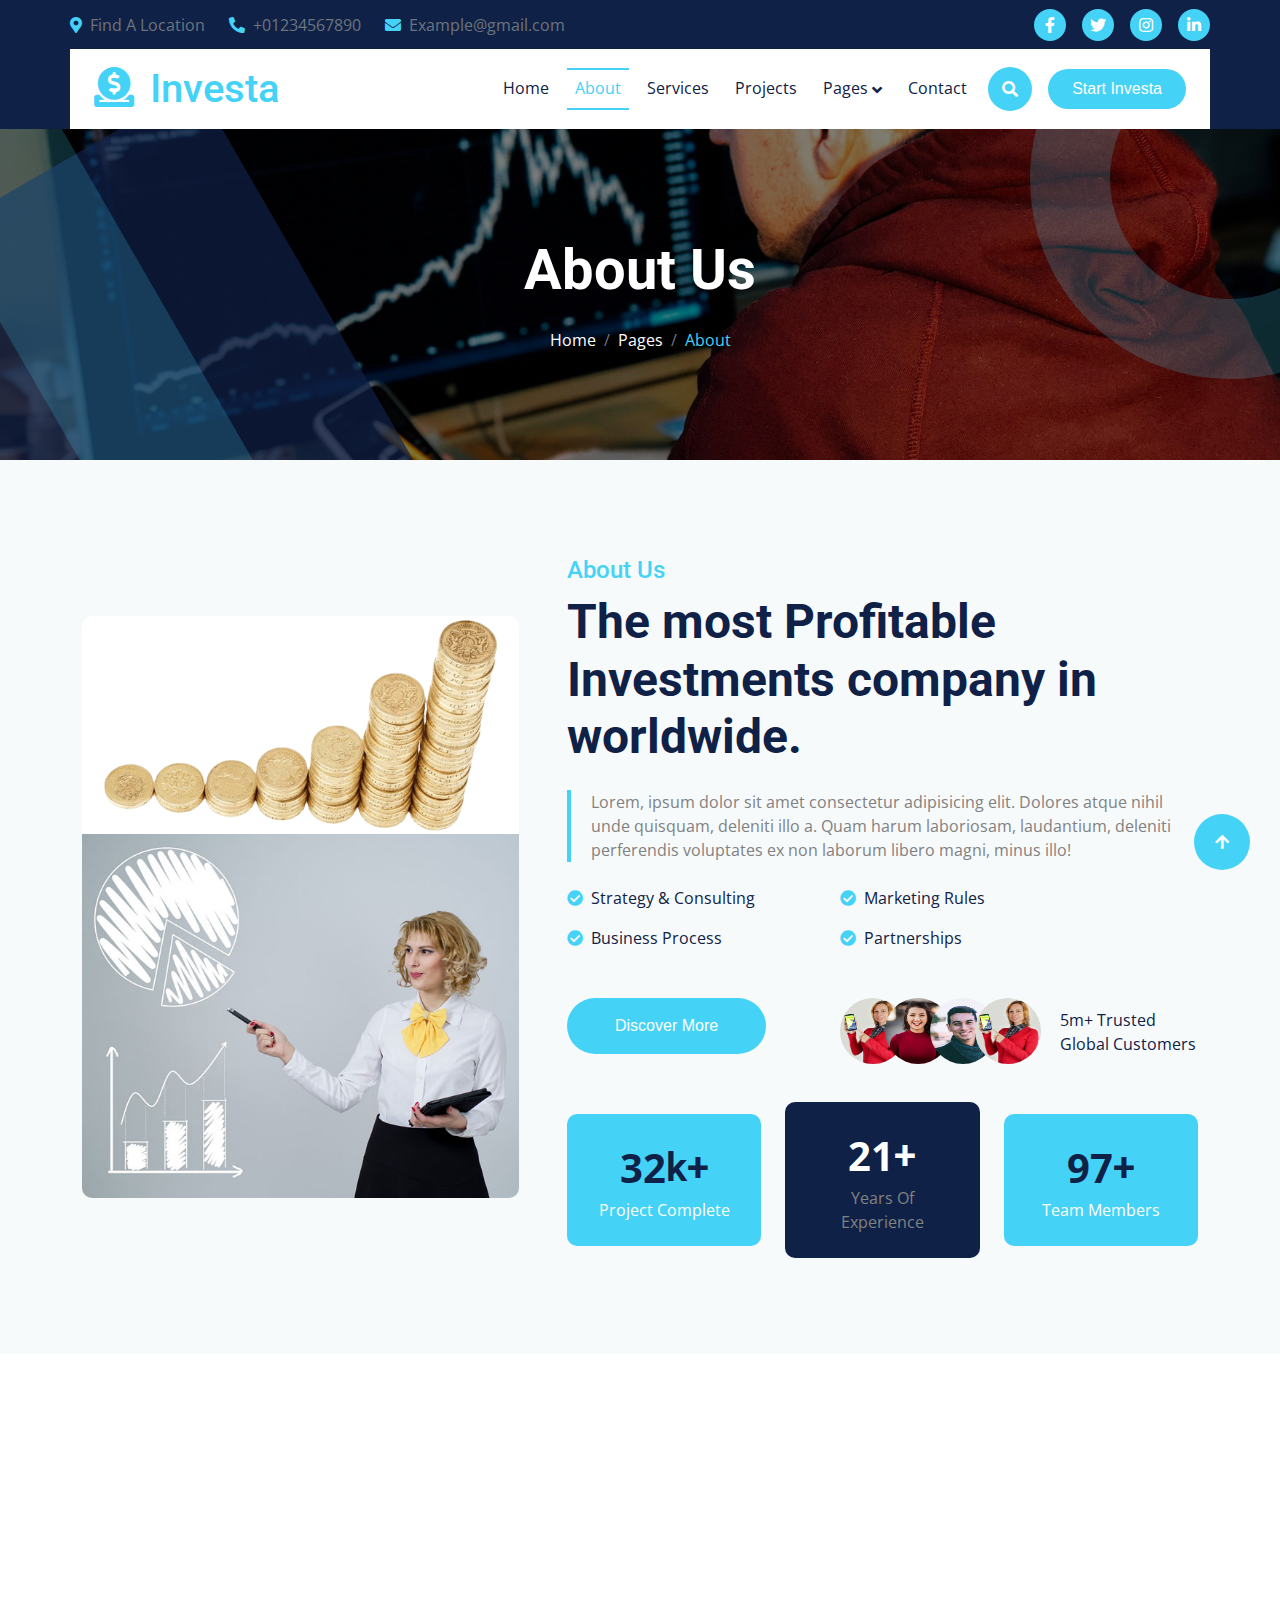
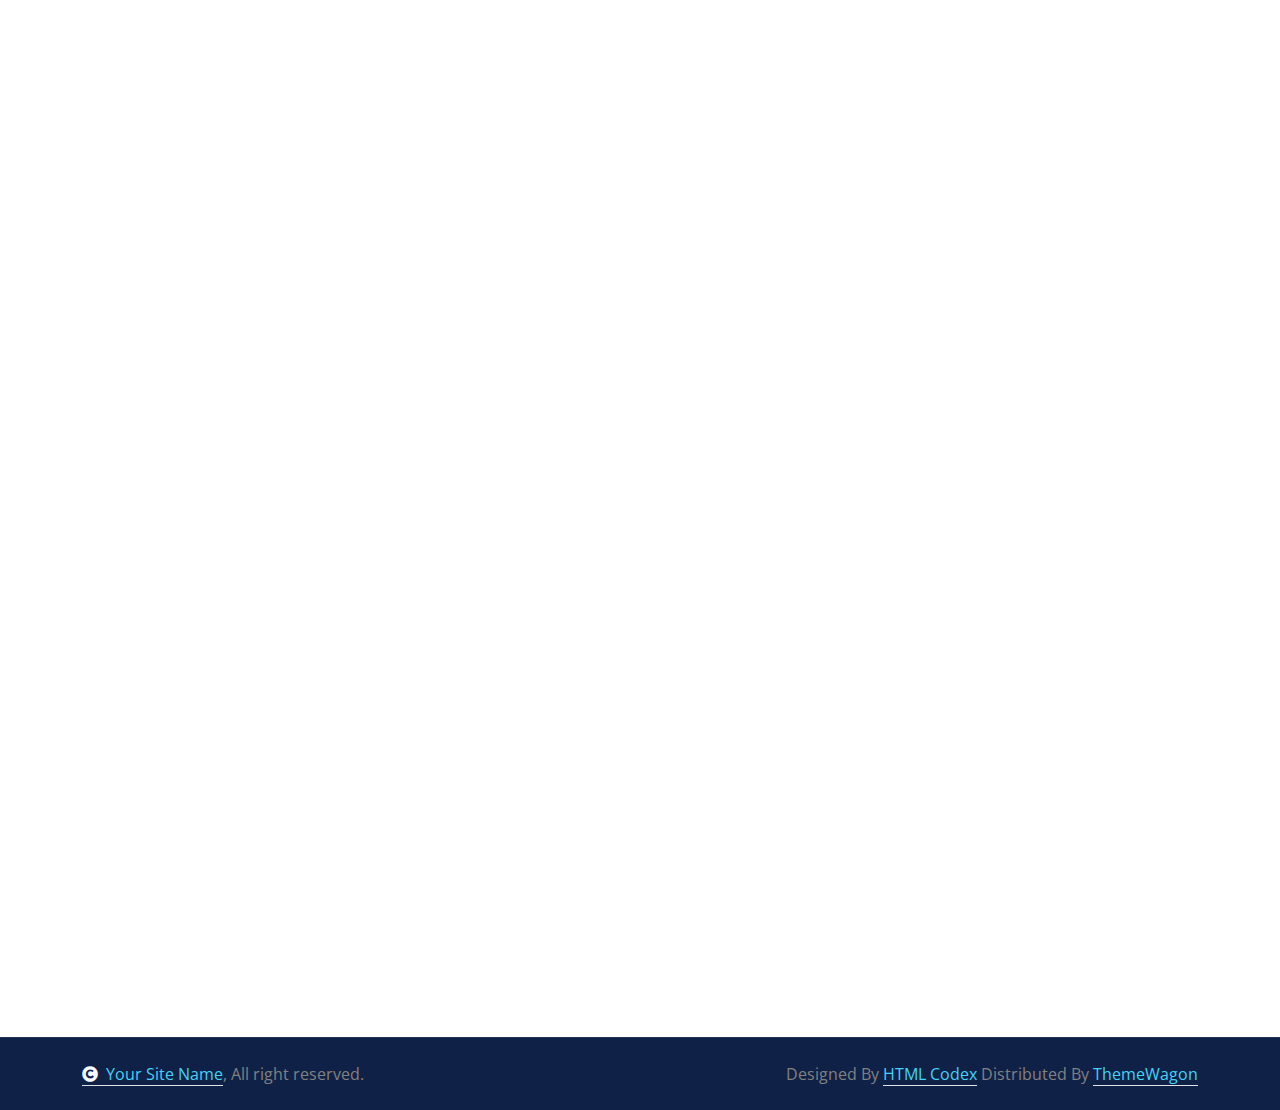
<file: about.html>
<!DOCTYPE html>
<html lang="en">

    <head>
        <meta charset="utf-8">
        <title>Investa - Investment Website Template</title>
        <meta content="width=device-width, initial-scale=1.0" name="viewport">
        <meta content="" name="keywords">
        <meta content="" name="description">

        <!-- Google Web Fonts -->
        <link rel="preconnect" href="https://fonts.googleapis.com">
        <link rel="preconnect" href="https://fonts.gstatic.com" crossorigin>
        <link href="https://fonts.googleapis.com/css2?family=Open+Sans:wght@400;500;600;700&family=Roboto:wght@400;500;700&display=swap" rel="stylesheet"> 

        <!-- Icon Font Stylesheet -->
        <link rel="stylesheet" href="https://use.fontawesome.com/releases/v5.15.4/css/all.css"/>
        <link href="https://cdn.jsdelivr.net/npm/bootstrap-icons@1.4.1/font/bootstrap-icons.css" rel="stylesheet">

        <!-- Libraries Stylesheet -->
        <link rel="stylesheet" href="https://cdnjs.cloudflare.com/ajax/libs/animate.css/4.1.1/animate.min.css"/>
        <link href="lib/animate/animate.min.css" rel="stylesheet">
        <link href="lib/owlcarousel/assets/owl.carousel.min.css" rel="stylesheet">
        <link href="lib/lightbox/css/lightbox.min.css" rel="stylesheet">


        <!-- Customized Bootstrap Stylesheet -->
        <link href="css/bootstrap.min.css" rel="stylesheet">

        <!-- Template Stylesheet -->
        <link href="css/style.css" rel="stylesheet">
    </head>

    <body>

        <!-- Spinner Start -->
        <div id="spinner" class="show bg-white position-fixed translate-middle w-100 vh-100 top-50 start-50 d-flex align-items-center justify-content-center">
            <div class="spinner-border text-primary" style="width: 3rem; height: 3rem;" role="status">
                <span class="sr-only">Loading...</span>
            </div>
        </div>
        <!-- Spinner End -->


        <!-- Topbar Start -->
        <div class="container-fluid topbar px-0 d-none d-lg-block">
            <div class="container px-0">
                <div class="row gx-0 align-items-center" style="height: 45px;">
                    <div class="col-lg-8 text-center text-lg-start mb-lg-0">
                        <div class="d-flex flex-wrap">
                            <a href="#" class="text-muted me-4"><i class="fas fa-map-marker-alt text-primary me-2"></i>Find A Location</a>
                            <a href="#" class="text-muted me-4"><i class="fas fa-phone-alt text-primary me-2"></i>+01234567890</a>
                            <a href="#" class="text-muted me-0"><i class="fas fa-envelope text-primary me-2"></i>Example@gmail.com</a>
                        </div>
                    </div>
                    <div class="col-lg-4 text-center text-lg-end">
                        <div class="d-flex align-items-center justify-content-end">
                            <a href="#" class="btn btn-primary btn-square rounded-circle nav-fill me-3"><i class="fab fa-facebook-f text-white"></i></a>
                            <a href="#" class="btn btn-primary btn-square rounded-circle nav-fill me-3"><i class="fab fa-twitter text-white"></i></a>
                            <a href="#" class="btn btn-primary btn-square rounded-circle nav-fill me-3"><i class="fab fa-instagram text-white"></i></a>
                            <a href="#" class="btn btn-primary btn-square rounded-circle nav-fill me-0"><i class="fab fa-linkedin-in text-white"></i></a>
                        </div>
                    </div>
                </div>
            </div>
        </div>
        <!-- Topbar End -->


        <!-- Navbar & Hero Start -->
        <div class="container-fluid sticky-top px-0">
            <div class="position-absolute bg-dark" style="left: 0; top: 0; width: 100%; height: 100%;">
            </div>
            <div class="container px-0">
                <nav class="navbar navbar-expand-lg navbar-dark bg-white py-3 px-4">
                    <a href="index.html" class="navbar-brand p-0">
                        <h1 class="text-primary m-0"><i class="fas fa-donate me-3"></i>Investa</h1>
                        <!-- <img src="img/logo.png" alt="Logo"> -->
                    </a>
                    <button class="navbar-toggler" type="button" data-bs-toggle="collapse" data-bs-target="#navbarCollapse">
                        <span class="fa fa-bars"></span>
                    </button>
                    <div class="collapse navbar-collapse" id="navbarCollapse">
                        <div class="navbar-nav ms-auto py-0">
                            <a href="index.html" class="nav-item nav-link">Home</a>
                            <a href="about.html" class="nav-item nav-link active">About</a>
                            <a href="service.html" class="nav-item nav-link">Services</a>
                            <a href="project.html" class="nav-item nav-link">Projects</a>
                            <div class="nav-item dropdown">
                                <a href="#" class="nav-link dropdown-toggle" data-bs-toggle="dropdown">Pages</a>
                                <div class="dropdown-menu m-0">
                                    <a href="blog.html" class="dropdown-item">Our Blog</a>
                                    <a href="team.html" class="dropdown-item">Our Team</a>
                                    <a href="testimonial.html" class="dropdown-item">Testimonial</a>
                                    <a href="faqs.html" class="dropdown-item">FAQs</a>
                                    <a href="404.html" class="dropdown-item">404 Page</a>
                                </div>
                            </div>
                            <a href="contact.html" class="nav-item nav-link">Contact</a>
                        </div>
                        <div class="d-flex align-items-center flex-nowrap pt-xl-0">
                            <button class="btn btn-primary btn-md-square mx-2" data-bs-toggle="modal" data-bs-target="#searchModal"><i class="fas fa-search"></i></button>
                            <a href="#" class="btn btn-primary rounded-pill text-white py-2 px-4 ms-2 flex-wrap flex-sm-shrink-0">Start Investa</a>
                        </div>
                    </div>
                </nav>
            </div>
        </div>
        <!-- Navbar & Hero End -->

        <!-- Modal Search Start -->
        <div class="modal fade" id="searchModal" tabindex="-1" aria-labelledby="exampleModalLabel" aria-hidden="true">
            <div class="modal-dialog modal-fullscreen">
                <div class="modal-content rounded-0">
                    <div class="modal-header">
                        <h4 class="modal-title mb-0" id="exampleModalLabel">Search by keyword</h4>
                        <button type="button" class="btn-close" data-bs-dismiss="modal" aria-label="Close"></button>
                    </div>
                    <div class="modal-body d-flex align-items-center">
                        <div class="input-group w-75 mx-auto d-flex">
                            <input type="search" class="form-control p-3" placeholder="keywords" aria-describedby="search-icon-1">
                            <span id="search-icon-1" class="input-group-text p-3"><i class="fa fa-search"></i></span>
                        </div>
                    </div>
                </div>
            </div>
        </div>
        <!-- Modal Search End -->

        <!-- Header Start -->
        <div class="container-fluid bg-breadcrumb">
            <div class="bg-breadcrumb-single"></div>
            <div class="container text-center py-5" style="max-width: 900px;">
                <h4 class="text-white display-4 mb-4 wow fadeInDown" data-wow-delay="0.1s">About Us</h4>
                <ol class="breadcrumb justify-content-center mb-0 wow fadeInDown" data-wow-delay="0.3s">
                    <li class="breadcrumb-item"><a href="index.html">Home</a></li>
                    <li class="breadcrumb-item"><a href="#">Pages</a></li>
                    <li class="breadcrumb-item active text-primary">About</li>
                </ol>    
            </div>
        </div>
        <!-- Header End -->

        <!-- About Start -->
        <div class="container-fluid about bg-light py-5">
            <div class="container py-5">
                <div class="row g-5 align-items-center">
                    <div class="col-lg-6 col-xl-5 wow fadeInLeft" data-wow-delay="0.1s">
                        <div class="about-img">
                            <img src="img/about-3.png" class="img-fluid w-100 rounded-top bg-white" alt="Image">
                            <img src="img/about-2.jpg" class="img-fluid w-100 rounded-bottom" alt="Image">
                        </div>
                    </div>
                    <div class="col-lg-6 col-xl-7 wow fadeInRight" data-wow-delay="0.3s">
                        <h4 class="text-primary">About Us</h4>
                        <h1 class="display-5 mb-4">The most Profitable Investments company in worldwide.</h1>
                        <p class="text ps-4 mb-4">Lorem, ipsum dolor sit amet consectetur adipisicing elit. Dolores atque nihil unde quisquam, deleniti illo a. Quam harum laboriosam, laudantium, deleniti perferendis voluptates ex non laborum libero magni, minus illo!
                        </p>
                        <div class="row g-4 justify-content-between mb-5">
                            <div class="col-lg-6 col-xl-5">
                                <p class="text-dark"><i class="fas fa-check-circle text-primary me-1"></i> Strategy & Consulting</p>
                                <p class="text-dark mb-0"><i class="fas fa-check-circle text-primary me-1"></i> Business Process</p>
                            </div>
                            <div class="col-lg-6 col-xl-7">
                                <p class="text-dark"><i class="fas fa-check-circle text-primary me-1"></i> Marketing Rules</p>
                                <p class="text-dark mb-0"><i class="fas fa-check-circle text-primary me-1"></i> Partnerships</p>
                            </div>
                        </div>
                        <div class="row g-4 justify-content-between mb-5">
                            <div class="col-xl-5"><a href="#" class="btn btn-primary rounded-pill py-3 px-5">Discover More</a></div>
                            <div class="col-xl-7 mb-5">
                                <div class="about-customer d-flex position-relative">
                                    <img src="img/customer-img-1.jpg" class="img-fluid btn-xl-square position-absolute" style="left: 0; top: 0;"  alt="Image">
                                    <img src="img/customer-img-2.jpg" class="img-fluid btn-xl-square position-absolute" style="left: 45px; top: 0;" alt="Image">
                                    <img src="img/customer-img-3.jpg" class="img-fluid btn-xl-square position-absolute" style="left: 90px; top: 0;" alt="Image">
                                    <img src="img/customer-img-1.jpg" class="img-fluid btn-xl-square position-absolute" style="left: 135px; top: 0;" alt="Image">
                                    <div class="position-absolute text-dark" style="left: 220px; top: 10px;">
                                        <p class="mb-0">5m+ Trusted</p>
                                        <p class="mb-0">Global Customers</p>
                                    </div>
                                </div>
                            </div>
                        </div>
                        <div class="row g-4 text-center align-items-center justify-content-center">
                            <div class="col-sm-4">
                                <div class="bg-primary rounded p-4">
                                    <div class="d-flex align-items-center justify-content-center">
                                        <span class="counter-value fs-1 fw-bold text-dark" data-toggle="counter-up">32</span>
                                        <h4 class="text-dark fs-1 mb-0" style="font-weight: 600; font-size: 25px;">k+</h4>
                                    </div>
                                    <div class="w-100 d-flex align-items-center justify-content-center">
                                        <p class="text-white mb-0">Project Complete</p>
                                    </div>
                                </div>
                            </div>
                            <div class="col-sm-4">
                                <div class="bg-dark rounded p-4">
                                    <div class="d-flex align-items-center justify-content-center">
                                        <span class="counter-value fs-1 fw-bold text-white" data-toggle="counter-up">21</span>
                                        <h4 class="text-white fs-1 mb-0" style="font-weight: 600; font-size: 25px;">+</h4>
                                    </div>
                                    <div class="w-100 d-flex align-items-center justify-content-center">
                                        <p class="mb-0">Years Of Experience</p>
                                    </div>
                                </div>
                            </div>
                            <div class="col-sm-4">
                                <div class="bg-primary rounded p-4">
                                    <div class="d-flex align-items-center justify-content-center">
                                        <span class="counter-value fs-1 fw-bold text-dark" data-toggle="counter-up">97</span>
                                        <h4 class="text-dark fs-1 mb-0" style="font-weight: 600; font-size: 25px;">+</h4>
                                    </div>
                                    <div class="w-100 d-flex align-items-center justify-content-center">
                                        <p class="text-white mb-0">Team Members</p>
                                    </div>
                                </div>
                            </div>
                        </div>
                    </div>
                </div>
            </div>
        </div>
        <!-- About End -->


        <!-- Team Start -->
        <div class="container-fluid team py-5">
            <div class="container py-5">
                <div class="text-center mx-auto pb-5 wow fadeInUp" data-wow-delay="0.1s" style="max-width: 800px;">
                    <h4 class="text-primary">Our Team</h4>
                    <h1 class="display-4">Our Investa Company Dedicated Team Member</h1>
                </div>
                <div class="row g-4 justify-content-center">
                    <div class="col-sm-6 col-md-6 col-lg-4 col-xl-3 wow fadeInUp" data-wow-delay="0.1s">
                        <div class="team-item rounded">
                            <div class="team-img">
                                <img src="img/team-1.jpg" class="img-fluid w-100 rounded-top" alt="Image">
                                <div class="team-icon">
                                    <a class="btn btn-primary btn-sm-square text-white rounded-circle mb-3" href=""><i class="fas fa-share-alt"></i></a>
                                    <div class="team-icon-share">
                                        <a class="btn btn-primary btn-sm-square text-white rounded-circle mb-3" href=""><i class="fab fa-facebook-f"></i></a>
                                        <a class="btn btn-primary btn-sm-square text-white rounded-circle mb-3" href=""><i class="fab fa-twitter"></i></a>
                                        <a class="btn btn-primary btn-sm-square text-white rounded-circle mb-0" href=""><i class="fab fa-instagram"></i></a>
                                    </div>
                                </div>
                            </div>
                            <div class="team-content bg-dark text-center rounded-bottom p-4">
                                <div class="team-content-inner rounded-bottom">
                                    <h4 class="text-white">Mark D. Brock</h4>
                                    <p class="text-muted mb-0">CEO & Founder</p>
                                </div>
                            </div>
                        </div>
                    </div>
                    <div class="col-sm-6 col-md-6 col-lg-4 col-xl-3 wow fadeInUp" data-wow-delay="0.3s">
                        <div class="team-item rounded">
                            <div class="team-img">
                                <img src="img/team-2.jpg" class="img-fluid w-100 rounded-top" alt="Image">
                                <div class="team-icon">
                                    <a class="btn btn-primary btn-sm-square text-white rounded-circle mb-3" href=""><i class="fas fa-share-alt"></i></a>
                                    <div class="team-icon-share">
                                        <a class="btn btn-primary btn-sm-square text-white rounded-circle mb-3" href=""><i class="fab fa-facebook-f"></i></a>
                                        <a class="btn btn-primary btn-sm-square text-white rounded-circle mb-3" href=""><i class="fab fa-twitter"></i></a>
                                        <a class="btn btn-primary btn-sm-square text-white rounded-circle mb-0" href=""><i class="fab fa-instagram"></i></a>
                                    </div>
                                </div>
                            </div>
                            <div class="team-content bg-dark text-center rounded-bottom p-4">
                                <div class="team-content-inner rounded-bottom">
                                    <h4 class="text-white">Mark D. Brock</h4>
                                    <p class="text-muted mb-0">CEO & Founder</p>
                                </div>
                            </div>
                        </div>
                    </div>
                    <div class="col-sm-6 col-md-6 col-lg-4 col-xl-3 wow fadeInUp" data-wow-delay="0.5s">
                        <div class="team-item rounded">
                            <div class="team-img">
                                <img src="img/team-3.jpg" class="img-fluid w-100 rounded-top" alt="Image">
                                <div class="team-icon">
                                    <a class="btn btn-primary btn-sm-square text-white rounded-circle mb-3" href=""><i class="fas fa-share-alt"></i></a>
                                    <div class="team-icon-share">
                                        <a class="btn btn-primary btn-sm-square text-white rounded-circle mb-3" href=""><i class="fab fa-facebook-f"></i></a>
                                        <a class="btn btn-primary btn-sm-square text-white rounded-circle mb-3" href=""><i class="fab fa-twitter"></i></a>
                                        <a class="btn btn-primary btn-sm-square text-white rounded-circle mb-0" href=""><i class="fab fa-instagram"></i></a>
                                    </div>
                                </div>
                            </div>
                            <div class="team-content bg-dark text-center rounded-bottom p-4">
                                <div class="team-content-inner rounded-bottom">
                                    <h4 class="text-white">Mark D. Brock</h4>
                                    <p class="text-muted mb-0">CEO & Founder</p>
                                </div>
                            </div>
                        </div>
                    </div>
                    <div class="col-sm-6 col-md-6 col-lg-4 col-xl-3 wow fadeInUp" data-wow-delay="0.7s">
                        <div class="team-item rounded">
                            <div class="team-img">
                                <img src="img/team-4.jpg" class="img-fluid w-100 rounded-top" alt="Image">
                                <div class="team-icon">
                                    <a class="btn btn-primary btn-sm-square text-white rounded-circle mb-3" href=""><i class="fas fa-share-alt"></i></a>
                                    <div class="team-icon-share">
                                        <a class="btn btn-primary btn-sm-square text-white rounded-circle mb-3" href=""><i class="fab fa-facebook-f"></i></a>
                                        <a class="btn btn-primary btn-sm-square text-white rounded-circle mb-3" href=""><i class="fab fa-twitter"></i></a>
                                        <a class="btn btn-primary btn-sm-square text-white rounded-circle mb-0" href=""><i class="fab fa-instagram"></i></a>
                                    </div>
                                </div>
                            </div>
                            <div class="team-content bg-dark text-center rounded-bottom p-4">
                                <div class="team-content-inner rounded-bottom">
                                    <h4 class="text-white">Mark D. Brock</h4>
                                    <p class="text-muted mb-0">CEO & Founder</p>
                                </div>
                            </div>
                        </div>
                    </div>
                </div>
            </div>
        </div>
        <!-- Team End -->

        <!-- Footer Start -->
        <div class="container-fluid footer py-5 wow fadeIn" data-wow-delay="0.2s">
            <div class="container py-5">
                <div class="row g-5">
                    <div class="col-md-6 col-lg-6 col-xl-3">
                        <div class="footer-item d-flex flex-column">
                            <div class="footer-item">
                                <h4 class="text-white mb-4">Newsletter</h4>
                                <p class="mb-3">Dolor amet sit justo amet elitr clita ipsum elitr est.Lorem ipsum dolor sit amet, consectetur adipiscing elit consectetur adipiscing elit.</p>
                                <div class="position-relative mx-auto rounded-pill">
                                    <input class="form-control rounded-pill w-100 py-3 ps-4 pe-5" type="text" placeholder="Enter your email">
                                    <button type="button" class="btn btn-primary rounded-pill position-absolute top-0 end-0 py-2 mt-2 me-2">SignUp</button>
                                </div>
                            </div>
                        </div>
                    </div>
                    <div class="col-md-6 col-lg-6 col-xl-3">
                        <div class="footer-item d-flex flex-column">
                            <h4 class="text-white mb-4">Explore</h4>
                            <a href="#"><i class="fas fa-angle-right me-2"></i> Home</a>
                            <a href="#"><i class="fas fa-angle-right me-2"></i> Services</a>
                            <a href="#"><i class="fas fa-angle-right me-2"></i> About Us</a>
                            <a href="#"><i class="fas fa-angle-right me-2"></i> Latest Projects</a>
                            <a href="#"><i class="fas fa-angle-right me-2"></i> testimonial</a>
                            <a href="#"><i class="fas fa-angle-right me-2"></i> Our Team</a>
                            <a href="#"><i class="fas fa-angle-right me-2"></i> Contact Us</a>
                        </div>
                    </div>
                    <div class="col-md-6 col-lg-6 col-xl-3">
                        <div class="footer-item d-flex flex-column">
                            <h4 class="text-white mb-4">Contact Info</h4>
                            <a href=""><i class="fa fa-map-marker-alt me-2"></i> 123 Street, New York, USA</a>
                            <a href=""><i class="fas fa-envelope me-2"></i> info@example.com</a>
                            <a href=""><i class="fas fa-envelope me-2"></i> info@example.com</a>
                            <a href=""><i class="fas fa-phone me-2"></i> +012 345 67890</a>
                            <a href="" class="mb-3"><i class="fas fa-print me-2"></i> +012 345 67890</a>
                            <div class="d-flex align-items-center">
                                <a class="btn btn-light btn-md-square me-2" href=""><i class="fab fa-facebook-f"></i></a>
                                <a class="btn btn-light btn-md-square me-2" href=""><i class="fab fa-twitter"></i></a>
                                <a class="btn btn-light btn-md-square me-2" href=""><i class="fab fa-instagram"></i></a>
                                <a class="btn btn-light btn-md-square me-0" href=""><i class="fab fa-linkedin-in"></i></a>
                            </div>
                        </div>
                    </div>
                    <div class="col-md-6 col-lg-6 col-xl-3">
                        <div class="footer-item-post d-flex flex-column">
                            <h4 class="text-white mb-4">Popular Post</h4>
                            <div class="d-flex flex-column mb-3">
                                <p class="text-uppercase text-primary mb-2">Investment</p>
                                <a href="#" class="text-body">Revisiting Your Investment & Distribution Goals</a>
                            </div>
                            <div class="d-flex flex-column mb-3">
                                <p class="text-uppercase text-primary mb-2">Business</p>
                                <a href="#" class="text-body">Dimensional Fund Advisors Interview with Director</a>
                            </div>
                            <div class="footer-btn text-start">
                                <a href="#" class="btn btn-light rounded-pill px-4">View All Post <i class="fa fa-arrow-right ms-1"></i></a>
                            </div>
                        </div>
                    </div>
                </div>
            </div>
        </div>
        <!-- Footer End -->

        
        <!-- Copyright Start -->
        <div class="container-fluid copyright py-4">
            <div class="container">
                <div class="row g-4 align-items-center">
                    <div class="col-md-6 text-center text-md-start mb-md-0">
                        <span class="text-body"><a href="#" class="border-bottom text-primary"><i class="fas fa-copyright text-light me-2"></i>Your Site Name</a>, All right reserved.</span>
                    </div>
                    <div class="col-md-6 text-center text-md-end text-body">
                        <!--/*** This template is free as long as you keep the below author’s credit link/attribution link/backlink. ***/-->
                        <!--/*** If you'd like to use the template without the below author’s credit link/attribution link/backlink, ***/-->
                        <!--/*** you can purchase the Credit Removal License from "https://htmlcodex.com/credit-removal". ***/-->
                        Designed By <a class="border-bottom text-primary" href="https://htmlcodex.com">HTML Codex</a> Distributed By <a class="border-bottom text-primary" href="https://themewagon.com">ThemeWagon</a>
                    </div>
                </div>
            </div>
        </div>
        <!-- Copyright End -->


        <!-- Back to Top -->
        <a href="#" class="btn btn-primary btn-lg-square back-to-top"><i class="fa fa-arrow-up"></i></a>   

        
    <!-- JavaScript Libraries -->
    <script src="https://ajax.googleapis.com/ajax/libs/jquery/3.6.4/jquery.min.js"></script>
    <script src="https://cdn.jsdelivr.net/npm/bootstrap@5.0.0/dist/js/bootstrap.bundle.min.js"></script>
    <script src="lib/wow/wow.min.js"></script>
    <script src="lib/easing/easing.min.js"></script>
    <script src="lib/waypoints/waypoints.min.js"></script>
    <script src="lib/counterup/counterup.min.js"></script>
    <script src="lib/owlcarousel/owl.carousel.min.js"></script>
    <script src="lib/lightbox/js/lightbox.min.js"></script>
    

    <!-- Template Javascript -->
    <script src="js/main.js"></script>
    </body>

</html>
</file>
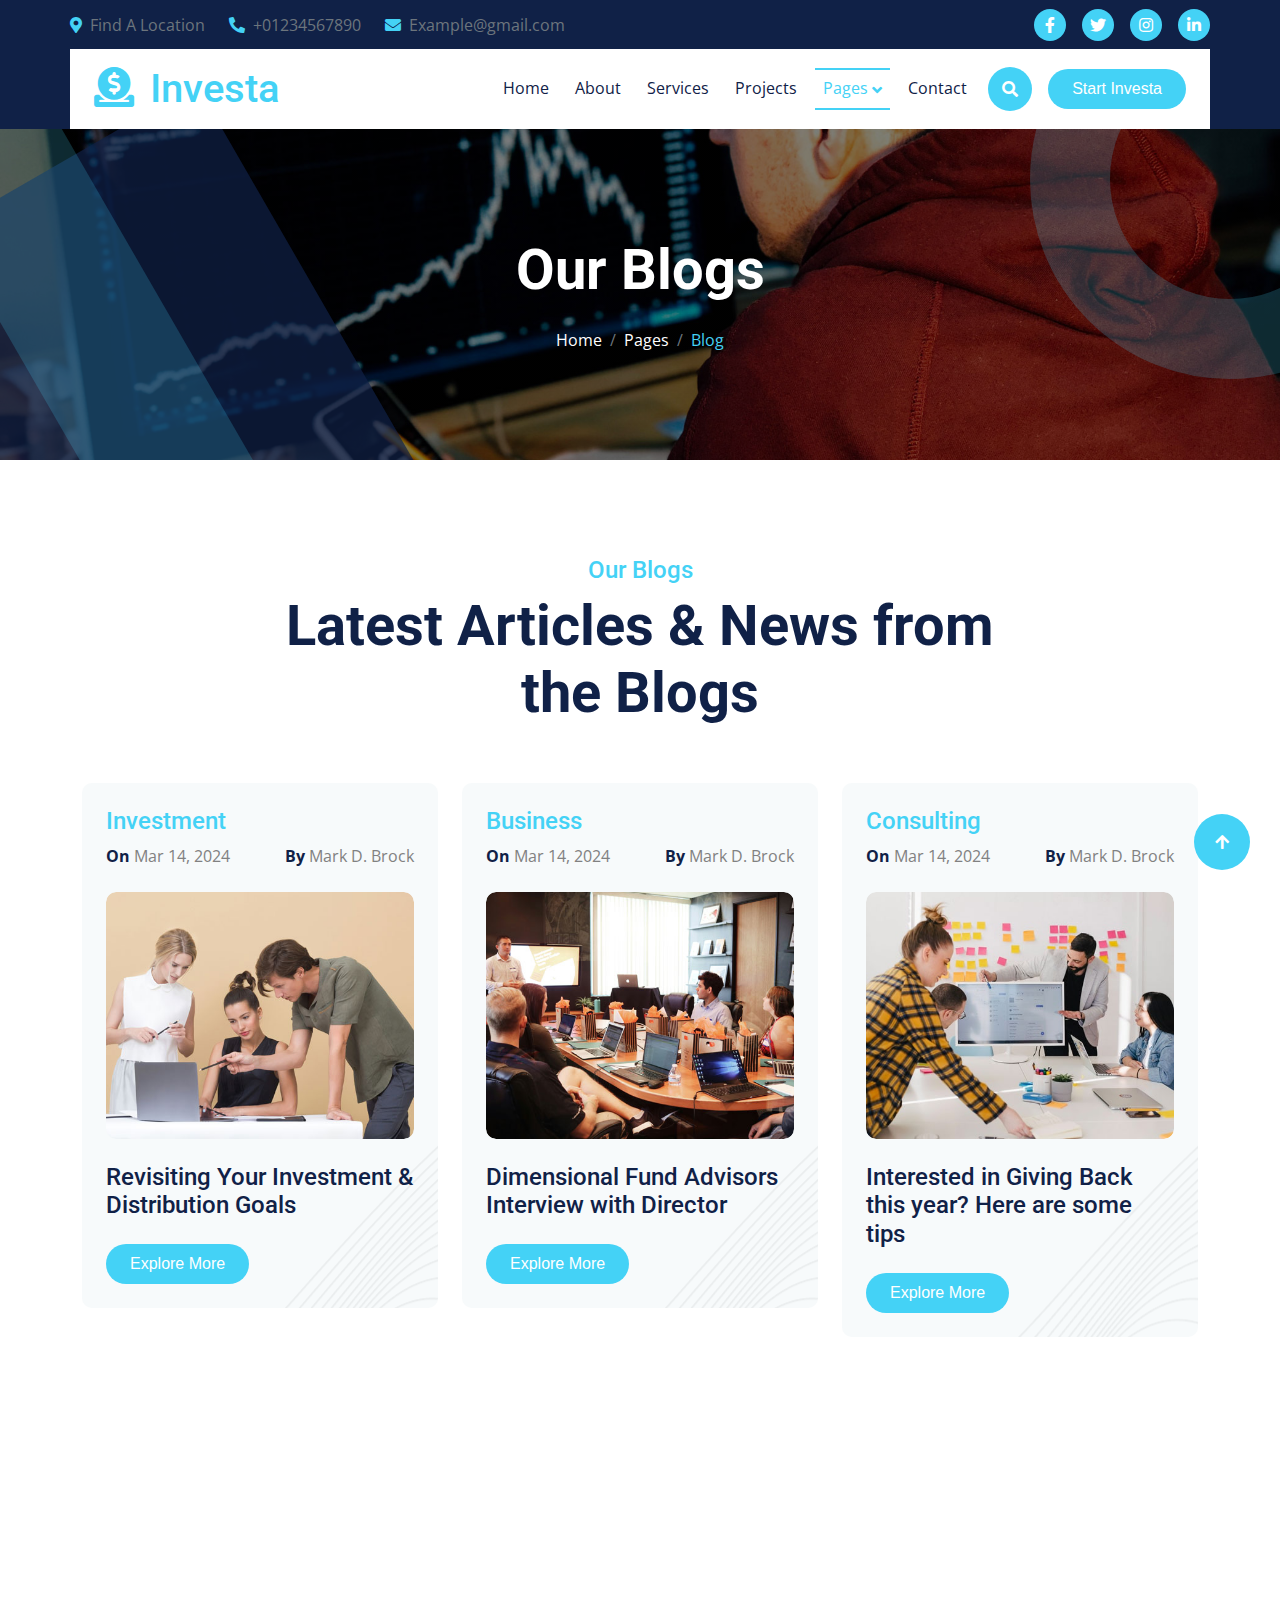
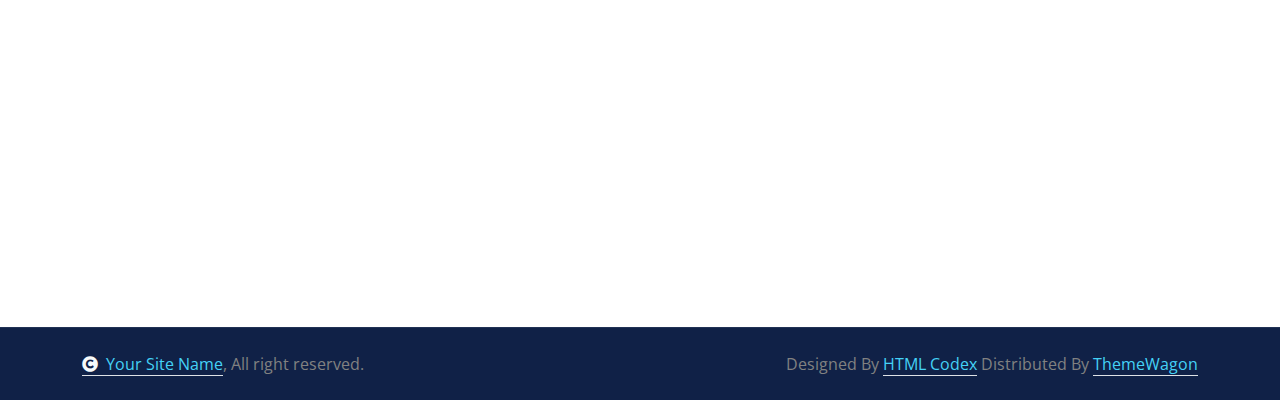
<file: blog.html>
<!DOCTYPE html>
<html lang="en">

    <head>
        <meta charset="utf-8">
        <title>Investa - Investment Website Template</title>
        <meta content="width=device-width, initial-scale=1.0" name="viewport">
        <meta content="" name="keywords">
        <meta content="" name="description">

        <!-- Google Web Fonts -->
        <link rel="preconnect" href="https://fonts.googleapis.com">
        <link rel="preconnect" href="https://fonts.gstatic.com" crossorigin>
        <link href="https://fonts.googleapis.com/css2?family=Open+Sans:wght@400;500;600;700&family=Roboto:wght@400;500;700&display=swap" rel="stylesheet"> 

        <!-- Icon Font Stylesheet -->
        <link rel="stylesheet" href="https://use.fontawesome.com/releases/v5.15.4/css/all.css"/>
        <link href="https://cdn.jsdelivr.net/npm/bootstrap-icons@1.4.1/font/bootstrap-icons.css" rel="stylesheet">

        <!-- Libraries Stylesheet -->
        <link rel="stylesheet" href="https://cdnjs.cloudflare.com/ajax/libs/animate.css/4.1.1/animate.min.css"/>
        <link href="lib/animate/animate.min.css" rel="stylesheet">
        <link href="lib/owlcarousel/assets/owl.carousel.min.css" rel="stylesheet">
        <link href="lib/lightbox/css/lightbox.min.css" rel="stylesheet">


        <!-- Customized Bootstrap Stylesheet -->
        <link href="css/bootstrap.min.css" rel="stylesheet">

        <!-- Template Stylesheet -->
        <link href="css/style.css" rel="stylesheet">
    </head>

    <body>

        <!-- Spinner Start -->
        <div id="spinner" class="show bg-white position-fixed translate-middle w-100 vh-100 top-50 start-50 d-flex align-items-center justify-content-center">
            <div class="spinner-border text-primary" style="width: 3rem; height: 3rem;" role="status">
                <span class="sr-only">Loading...</span>
            </div>
        </div>
        <!-- Spinner End -->


        <!-- Topbar Start -->
        <div class="container-fluid topbar px-0 d-none d-lg-block">
            <div class="container px-0">
                <div class="row gx-0 align-items-center" style="height: 45px;">
                    <div class="col-lg-8 text-center text-lg-start mb-lg-0">
                        <div class="d-flex flex-wrap">
                            <a href="#" class="text-muted me-4"><i class="fas fa-map-marker-alt text-primary me-2"></i>Find A Location</a>
                            <a href="#" class="text-muted me-4"><i class="fas fa-phone-alt text-primary me-2"></i>+01234567890</a>
                            <a href="#" class="text-muted me-0"><i class="fas fa-envelope text-primary me-2"></i>Example@gmail.com</a>
                        </div>
                    </div>
                    <div class="col-lg-4 text-center text-lg-end">
                        <div class="d-flex align-items-center justify-content-end">
                            <a href="#" class="btn btn-primary btn-square rounded-circle nav-fill me-3"><i class="fab fa-facebook-f text-white"></i></a>
                            <a href="#" class="btn btn-primary btn-square rounded-circle nav-fill me-3"><i class="fab fa-twitter text-white"></i></a>
                            <a href="#" class="btn btn-primary btn-square rounded-circle nav-fill me-3"><i class="fab fa-instagram text-white"></i></a>
                            <a href="#" class="btn btn-primary btn-square rounded-circle nav-fill me-0"><i class="fab fa-linkedin-in text-white"></i></a>
                        </div>
                    </div>
                </div>
            </div>
        </div>
        <!-- Topbar End -->


        <!-- Navbar & Hero Start -->
        <div class="container-fluid sticky-top px-0">
            <div class="position-absolute bg-dark" style="left: 0; top: 0; width: 100%; height: 100%;">
            </div>
            <div class="container px-0">
                <nav class="navbar navbar-expand-lg navbar-dark bg-white py-3 px-4">
                    <a href="index.html" class="navbar-brand p-0">
                        <h1 class="text-primary m-0"><i class="fas fa-donate me-3"></i>Investa</h1>
                        <!-- <img src="img/logo.png" alt="Logo"> -->
                    </a>
                    <button class="navbar-toggler" type="button" data-bs-toggle="collapse" data-bs-target="#navbarCollapse">
                        <span class="fa fa-bars"></span>
                    </button>
                    <div class="collapse navbar-collapse" id="navbarCollapse">
                        <div class="navbar-nav ms-auto py-0">
                            <a href="index.html" class="nav-item nav-link">Home</a>
                            <a href="about.html" class="nav-item nav-link">About</a>
                            <a href="service.html" class="nav-item nav-link">Services</a>
                            <a href="project.html" class="nav-item nav-link">Projects</a>
                            <div class="nav-item dropdown active">
                                <a href="#" class="nav-link dropdown-toggle active" data-bs-toggle="dropdown">Pages</a>
                                <div class="dropdown-menu m-0">
                                    <a href="blog.html" class="dropdown-item active">Our Blog</a>
                                    <a href="team.html" class="dropdown-item">Our Team</a>
                                    <a href="testimonial.html" class="dropdown-item">Testimonial</a>
                                    <a href="faqs.html" class="dropdown-item">FAQs</a>
                                    <a href="404.html" class="dropdown-item">404 Page</a>
                                </div>
                            </div>
                            <a href="contact.html" class="nav-item nav-link">Contact</a>
                        </div>
                        <div class="d-flex align-items-center flex-nowrap pt-xl-0">
                            <button class="btn btn-primary btn-md-square mx-2" data-bs-toggle="modal" data-bs-target="#searchModal"><i class="fas fa-search"></i></button>
                            <a href="#" class="btn btn-primary rounded-pill text-white py-2 px-4 ms-2 flex-wrap flex-sm-shrink-0">Start Investa</a>
                        </div>
                    </div>
                </nav>
            </div>
        </div>
        <!-- Navbar & Hero End -->

        <!-- Modal Search Start -->
        <div class="modal fade" id="searchModal" tabindex="-1" aria-labelledby="exampleModalLabel" aria-hidden="true">
            <div class="modal-dialog modal-fullscreen">
                <div class="modal-content rounded-0">
                    <div class="modal-header">
                        <h4 class="modal-title mb-0" id="exampleModalLabel">Search by keyword</h4>
                        <button type="button" class="btn-close" data-bs-dismiss="modal" aria-label="Close"></button>
                    </div>
                    <div class="modal-body d-flex align-items-center">
                        <div class="input-group w-75 mx-auto d-flex">
                            <input type="search" class="form-control p-3" placeholder="keywords" aria-describedby="search-icon-1">
                            <span id="search-icon-1" class="input-group-text p-3"><i class="fa fa-search"></i></span>
                        </div>
                    </div>
                </div>
            </div>
        </div>
        <!-- Modal Search End -->

        <!-- Header Start -->
        <div class="container-fluid bg-breadcrumb">
            <div class="bg-breadcrumb-single"></div>
            <div class="container text-center py-5" style="max-width: 900px;">
                <h4 class="text-white display-4 mb-4 wow fadeInDown" data-wow-delay="0.1s">Our Blogs</h4>
                <ol class="breadcrumb justify-content-center mb-0 wow fadeInDown" data-wow-delay="0.3s">
                    <li class="breadcrumb-item"><a href="index.html">Home</a></li>
                    <li class="breadcrumb-item"><a href="#">Pages</a></li>
                    <li class="breadcrumb-item active text-primary">Blog</li>
                </ol>    
            </div>
        </div>
        <!-- Header End -->

        <!-- Blog Start -->
        <div class="container-fluid blog py-5">
            <div class="container py-5">
                <div class="text-center mx-auto pb-5 wow fadeInUp" data-wow-delay="0.1s" style="max-width: 800px;">
                    <h4 class="text-primary">Our Blogs</h4>
                    <h1 class="display-4">Latest Articles & News from the Blogs</h1>
                </div>
                <div class="row g-4 justify-content-center">
                    <div class="col-md-6 col-lg-6 col-xl-4 wow fadeInUp" data-wow-delay="0.1s">
                        <div class="blog-item bg-light rounded p-4" style="background-image: url(img/bg.png);">
                            <div class="mb-4">
                                <h4 class="text-primary mb-2">Investment</h4>
                                <div class="d-flex justify-content-between">
                                    <p class="mb-0"><span class="text-dark fw-bold">On</span> Mar 14, 2024</p>
                                    <p class="mb-0"><span class="text-dark fw-bold">By</span> Mark D. Brock</p>
                                </div>
                            </div>
                            <div class="project-img">
                                <img src="img/blog-1.jpg" class="img-fluid w-100 rounded" alt="Image">
                                <div class="blog-plus-icon">
                                    <a href="img/blog-1.jpg" data-lightbox="blog-1" class="btn btn-primary btn-md-square rounded-pill"><i class="fas fa-plus fa-1x"></i></a>
                                </div>
                            </div>
                            <div class="my-4">
                                <a href="#" class="h4">Revisiting Your Investment & Distribution Goals</a>
                            </div>
                            <a class="btn btn-primary rounded-pill py-2 px-4" href="#">Explore More</a>
                        </div>
                    </div>
                    <div class="col-md-6 col-lg-6 col-xl-4 wow fadeInUp" data-wow-delay="0.3s">
                        <div class="blog-item bg-light rounded p-4" style="background-image: url(img/bg.png);">
                            <div class="mb-4">
                                <h4 class="text-primary mb-2">Business</h4>
                                <div class="d-flex justify-content-between">
                                    <p class="mb-0"><span class="text-dark fw-bold">On</span> Mar 14, 2024</p>
                                    <p class="mb-0"><span class="text-dark fw-bold">By</span> Mark D. Brock</p>
                                </div>
                            </div>
                            <div class="project-img">
                                <img src="img/blog-2.jpg" class="img-fluid w-100 rounded" alt="Image">
                                <div class="blog-plus-icon">
                                    <a href="img/blog-2.jpg" data-lightbox="blog-2" class="btn btn-primary btn-md-square rounded-pill"><i class="fas fa-plus fa-1x"></i></a>
                                </div>
                            </div>
                            <div class="my-4">
                                <a href="#" class="h4">Dimensional Fund Advisors Interview with Director</a>
                            </div>
                            <a class="btn btn-primary rounded-pill py-2 px-4" href="#">Explore More</a>
                        </div>
                    </div>
                    <div class="col-md-6 col-lg-6 col-xl-4 wow fadeInUp" data-wow-delay="0.5s">
                        <div class="blog-item bg-light rounded p-4" style="background-image: url(img/bg.png);">
                            <div class="mb-4">
                                <h4 class="text-primary mb-2">Consulting</h4>
                                <div class="d-flex justify-content-between">
                                    <p class="mb-0"><span class="text-dark fw-bold">On</span> Mar 14, 2024</p>
                                    <p class="mb-0"><span class="text-dark fw-bold">By</span> Mark D. Brock</p>
                                </div>
                            </div>
                            <div class="project-img">
                                <img src="img/blog-3.jpg" class="img-fluid w-100 rounded" alt="Image">
                                <div class="blog-plus-icon">
                                    <a href="img/blog-3.jpg" data-lightbox="blog-3" class="btn btn-primary btn-md-square rounded-pill"><i class="fas fa-plus fa-1x"></i></a>
                                </div>
                            </div>
                            <div class="my-4">
                                <a href="#" class="h4">Interested in Giving Back this year? Here are some tips</a>
                            </div>
                            <a class="btn btn-primary rounded-pill py-2 px-4" href="#">Explore More</a>
                        </div>
                    </div>
                </div>
            </div>
        </div>
        <!-- Blog End -->

        <!-- Footer Start -->
        <div class="container-fluid footer py-5 wow fadeIn" data-wow-delay="0.2s">
            <div class="container py-5">
                <div class="row g-5">
                    <div class="col-md-6 col-lg-6 col-xl-3">
                        <div class="footer-item d-flex flex-column">
                            <div class="footer-item">
                                <h4 class="text-white mb-4">Newsletter</h4>
                                <p class="mb-3">Dolor amet sit justo amet elitr clita ipsum elitr est.Lorem ipsum dolor sit amet, consectetur adipiscing elit consectetur adipiscing elit.</p>
                                <div class="position-relative mx-auto rounded-pill">
                                    <input class="form-control rounded-pill w-100 py-3 ps-4 pe-5" type="text" placeholder="Enter your email">
                                    <button type="button" class="btn btn-primary rounded-pill position-absolute top-0 end-0 py-2 mt-2 me-2">SignUp</button>
                                </div>
                            </div>
                        </div>
                    </div>
                    <div class="col-md-6 col-lg-6 col-xl-3">
                        <div class="footer-item d-flex flex-column">
                            <h4 class="text-white mb-4">Explore</h4>
                            <a href="#"><i class="fas fa-angle-right me-2"></i> Home</a>
                            <a href="#"><i class="fas fa-angle-right me-2"></i> Services</a>
                            <a href="#"><i class="fas fa-angle-right me-2"></i> About Us</a>
                            <a href="#"><i class="fas fa-angle-right me-2"></i> Latest Projects</a>
                            <a href="#"><i class="fas fa-angle-right me-2"></i> testimonial</a>
                            <a href="#"><i class="fas fa-angle-right me-2"></i> Our Team</a>
                            <a href="#"><i class="fas fa-angle-right me-2"></i> Contact Us</a>
                        </div>
                    </div>
                    <div class="col-md-6 col-lg-6 col-xl-3">
                        <div class="footer-item d-flex flex-column">
                            <h4 class="text-white mb-4">Contact Info</h4>
                            <a href=""><i class="fa fa-map-marker-alt me-2"></i> 123 Street, New York, USA</a>
                            <a href=""><i class="fas fa-envelope me-2"></i> info@example.com</a>
                            <a href=""><i class="fas fa-envelope me-2"></i> info@example.com</a>
                            <a href=""><i class="fas fa-phone me-2"></i> +012 345 67890</a>
                            <a href="" class="mb-3"><i class="fas fa-print me-2"></i> +012 345 67890</a>
                            <div class="d-flex align-items-center">
                                <a class="btn btn-light btn-md-square me-2" href=""><i class="fab fa-facebook-f"></i></a>
                                <a class="btn btn-light btn-md-square me-2" href=""><i class="fab fa-twitter"></i></a>
                                <a class="btn btn-light btn-md-square me-2" href=""><i class="fab fa-instagram"></i></a>
                                <a class="btn btn-light btn-md-square me-0" href=""><i class="fab fa-linkedin-in"></i></a>
                            </div>
                        </div>
                    </div>
                    <div class="col-md-6 col-lg-6 col-xl-3">
                        <div class="footer-item-post d-flex flex-column">
                            <h4 class="text-white mb-4">Popular Post</h4>
                            <div class="d-flex flex-column mb-3">
                                <p class="text-uppercase text-primary mb-2">Investment</p>
                                <a href="#" class="text-body">Revisiting Your Investment & Distribution Goals</a>
                            </div>
                            <div class="d-flex flex-column mb-3">
                                <p class="text-uppercase text-primary mb-2">Business</p>
                                <a href="#" class="text-body">Dimensional Fund Advisors Interview with Director</a>
                            </div>
                            <div class="footer-btn text-start">
                                <a href="#" class="btn btn-light rounded-pill px-4">View All Post <i class="fa fa-arrow-right ms-1"></i></a>
                            </div>
                        </div>
                    </div>
                </div>
            </div>
        </div>
        <!-- Footer End -->

        
        <!-- Copyright Start -->
        <div class="container-fluid copyright py-4">
            <div class="container">
                <div class="row g-4 align-items-center">
                    <div class="col-md-6 text-center text-md-start mb-md-0">
                        <span class="text-body"><a href="#" class="border-bottom text-primary"><i class="fas fa-copyright text-light me-2"></i>Your Site Name</a>, All right reserved.</span>
                    </div>
                    <div class="col-md-6 text-center text-md-end text-body">
                        <!--/*** This template is free as long as you keep the below author’s credit link/attribution link/backlink. ***/-->
                        <!--/*** If you'd like to use the template without the below author’s credit link/attribution link/backlink, ***/-->
                        <!--/*** you can purchase the Credit Removal License from "https://htmlcodex.com/credit-removal". ***/-->
                        Designed By <a class="border-bottom text-primary" href="https://htmlcodex.com">HTML Codex</a> Distributed By <a class="border-bottom text-primary" href="https://themewagon.com">ThemeWagon</a>
                    </div>
                </div>
            </div>
        </div>
        <!-- Copyright End -->


        <!-- Back to Top -->
        <a href="#" class="btn btn-primary btn-lg-square back-to-top"><i class="fa fa-arrow-up"></i></a>   

        
    <!-- JavaScript Libraries -->
    <script src="https://ajax.googleapis.com/ajax/libs/jquery/3.6.4/jquery.min.js"></script>
    <script src="https://cdn.jsdelivr.net/npm/bootstrap@5.0.0/dist/js/bootstrap.bundle.min.js"></script>
    <script src="lib/wow/wow.min.js"></script>
    <script src="lib/easing/easing.min.js"></script>
    <script src="lib/waypoints/waypoints.min.js"></script>
    <script src="lib/counterup/counterup.min.js"></script>
    <script src="lib/owlcarousel/owl.carousel.min.js"></script>
    <script src="lib/lightbox/js/lightbox.min.js"></script>
    

    <!-- Template Javascript -->
    <script src="js/main.js"></script>
    </body>

</html>
</file>
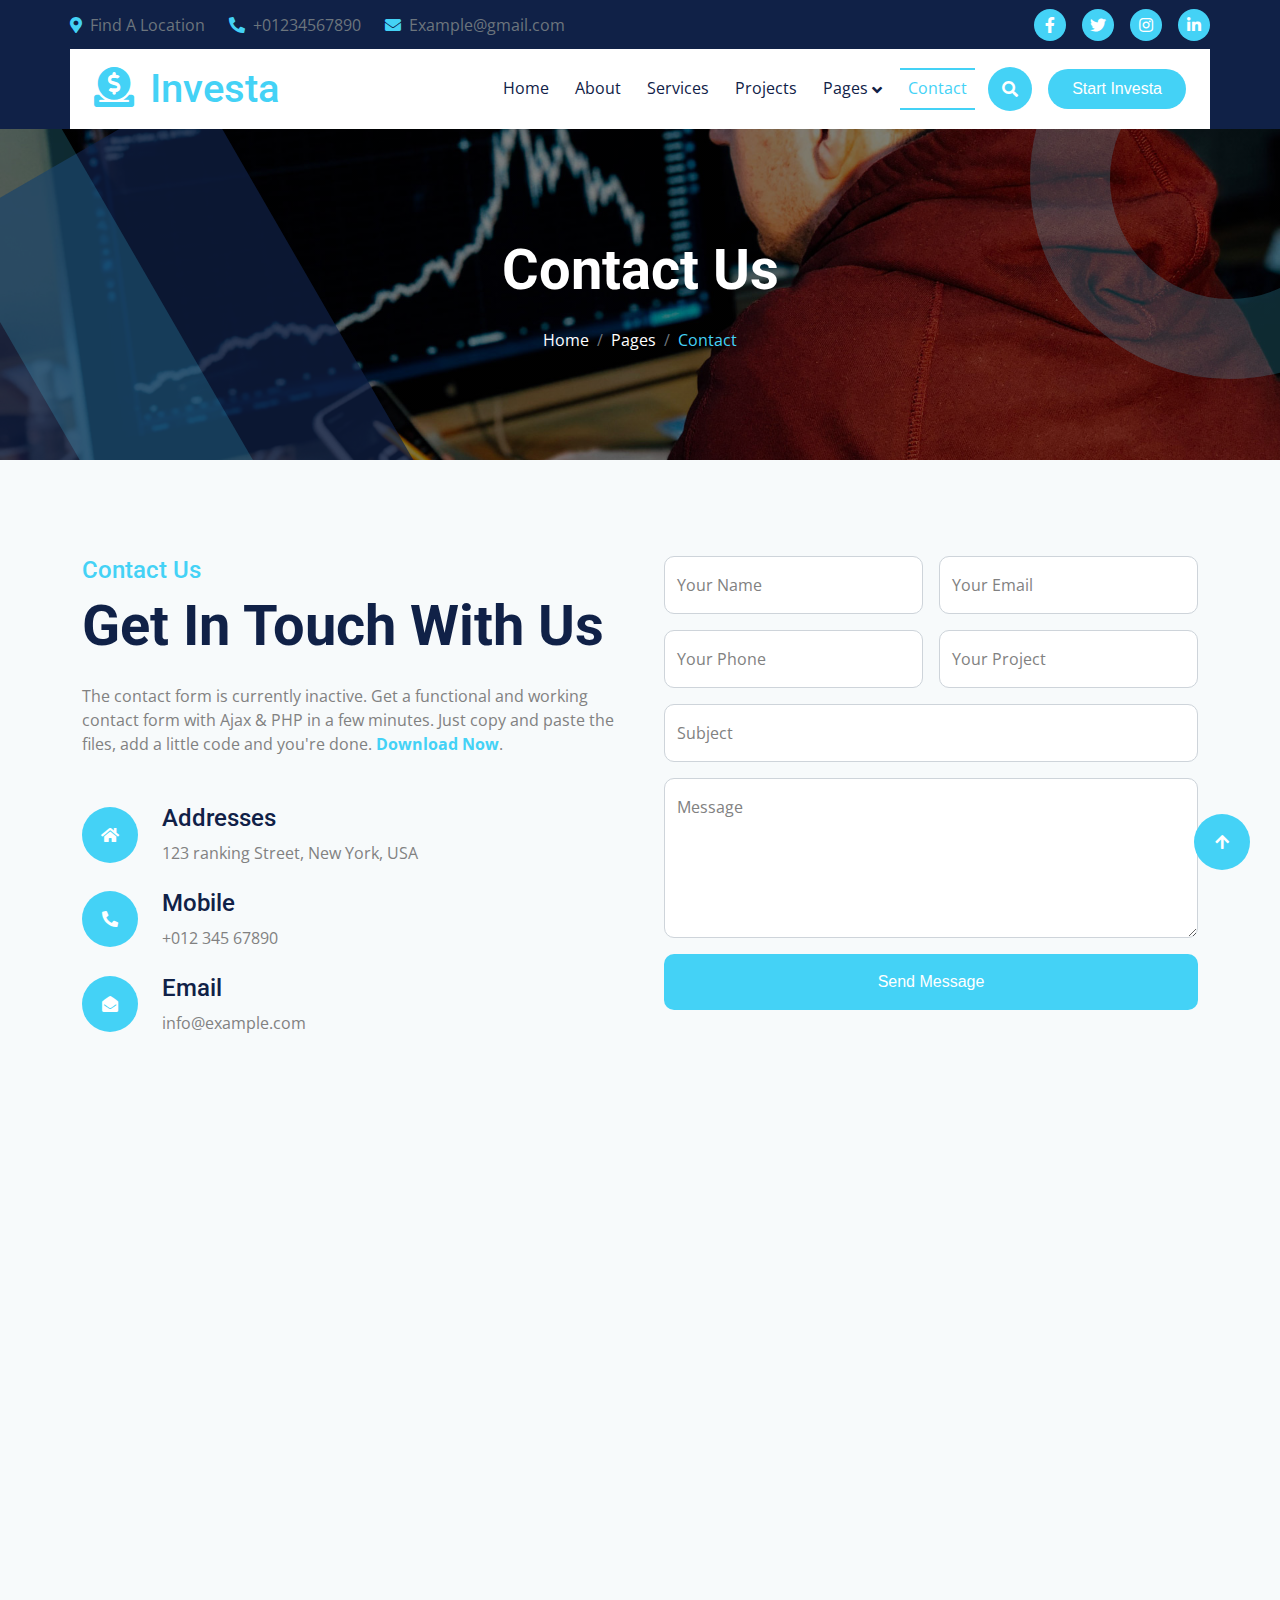
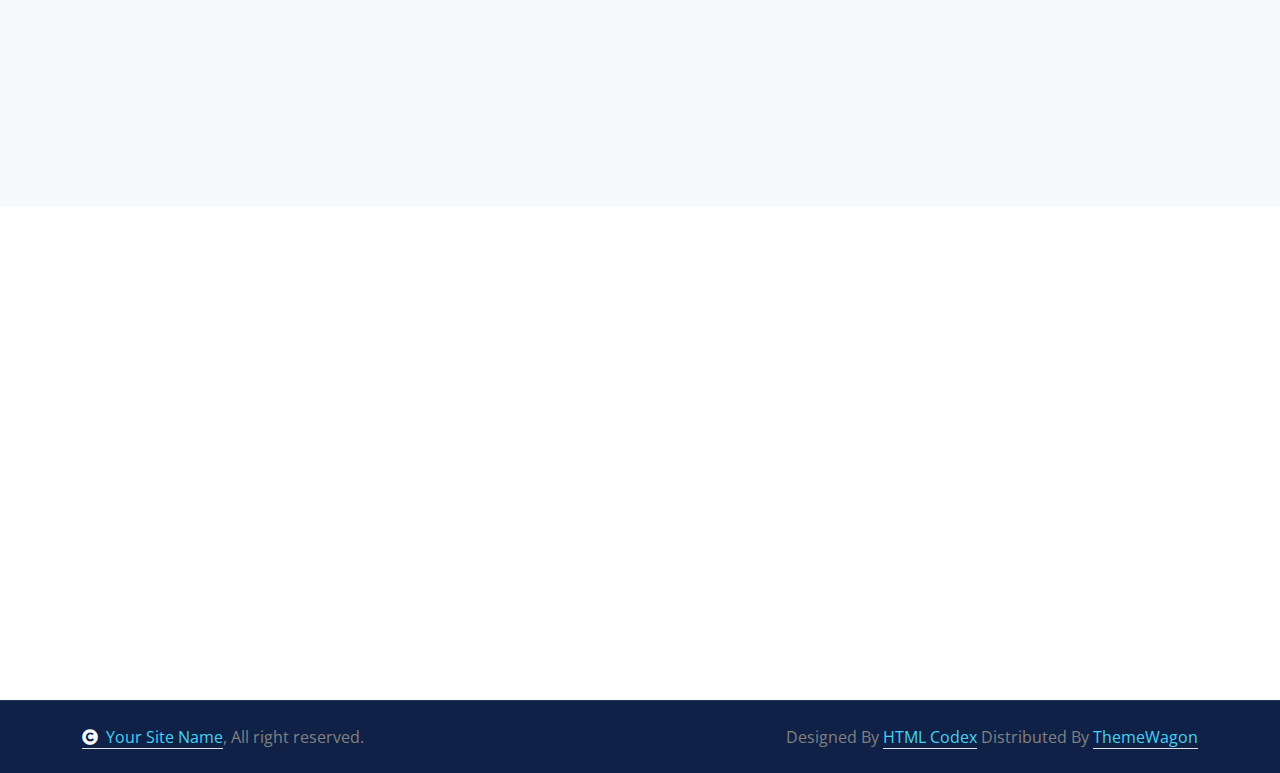
<file: contact.html>
<!DOCTYPE html>
<html lang="en">

    <head>
        <meta charset="utf-8">
        <title>Investa - Investment Website Template</title>
        <meta content="width=device-width, initial-scale=1.0" name="viewport">
        <meta content="" name="keywords">
        <meta content="" name="description">

        <!-- Google Web Fonts -->
        <link rel="preconnect" href="https://fonts.googleapis.com">
        <link rel="preconnect" href="https://fonts.gstatic.com" crossorigin>
        <link href="https://fonts.googleapis.com/css2?family=Open+Sans:wght@400;500;600;700&family=Roboto:wght@400;500;700&display=swap" rel="stylesheet"> 

        <!-- Icon Font Stylesheet -->
        <link rel="stylesheet" href="https://use.fontawesome.com/releases/v5.15.4/css/all.css"/>
        <link href="https://cdn.jsdelivr.net/npm/bootstrap-icons@1.4.1/font/bootstrap-icons.css" rel="stylesheet">

        <!-- Libraries Stylesheet -->
        <link rel="stylesheet" href="https://cdnjs.cloudflare.com/ajax/libs/animate.css/4.1.1/animate.min.css"/>
        <link href="lib/animate/animate.min.css" rel="stylesheet">
        <link href="lib/owlcarousel/assets/owl.carousel.min.css" rel="stylesheet">
        <link href="lib/lightbox/css/lightbox.min.css" rel="stylesheet">


        <!-- Customized Bootstrap Stylesheet -->
        <link href="css/bootstrap.min.css" rel="stylesheet">

        <!-- Template Stylesheet -->
        <link href="css/style.css" rel="stylesheet">
    </head>

    <body>

        <!-- Spinner Start -->
        <div id="spinner" class="show bg-white position-fixed translate-middle w-100 vh-100 top-50 start-50 d-flex align-items-center justify-content-center">
            <div class="spinner-border text-primary" style="width: 3rem; height: 3rem;" role="status">
                <span class="sr-only">Loading...</span>
            </div>
        </div>
        <!-- Spinner End -->


        <!-- Topbar Start -->
        <div class="container-fluid topbar px-0 d-none d-lg-block">
            <div class="container px-0">
                <div class="row gx-0 align-items-center" style="height: 45px;">
                    <div class="col-lg-8 text-center text-lg-start mb-lg-0">
                        <div class="d-flex flex-wrap">
                            <a href="#" class="text-muted me-4"><i class="fas fa-map-marker-alt text-primary me-2"></i>Find A Location</a>
                            <a href="#" class="text-muted me-4"><i class="fas fa-phone-alt text-primary me-2"></i>+01234567890</a>
                            <a href="#" class="text-muted me-0"><i class="fas fa-envelope text-primary me-2"></i>Example@gmail.com</a>
                        </div>
                    </div>
                    <div class="col-lg-4 text-center text-lg-end">
                        <div class="d-flex align-items-center justify-content-end">
                            <a href="#" class="btn btn-primary btn-square rounded-circle nav-fill me-3"><i class="fab fa-facebook-f text-white"></i></a>
                            <a href="#" class="btn btn-primary btn-square rounded-circle nav-fill me-3"><i class="fab fa-twitter text-white"></i></a>
                            <a href="#" class="btn btn-primary btn-square rounded-circle nav-fill me-3"><i class="fab fa-instagram text-white"></i></a>
                            <a href="#" class="btn btn-primary btn-square rounded-circle nav-fill me-0"><i class="fab fa-linkedin-in text-white"></i></a>
                        </div>
                    </div>
                </div>
            </div>
        </div>
        <!-- Topbar End -->


        <!-- Navbar & Hero Start -->
        <div class="container-fluid sticky-top px-0">
            <div class="position-absolute bg-dark" style="left: 0; top: 0; width: 100%; height: 100%;">
            </div>
            <div class="container px-0">
                <nav class="navbar navbar-expand-lg navbar-dark bg-white py-3 px-4">
                    <a href="index.html" class="navbar-brand p-0">
                        <h1 class="text-primary m-0"><i class="fas fa-donate me-3"></i>Investa</h1>
                        <!-- <img src="img/logo.png" alt="Logo"> -->
                    </a>
                    <button class="navbar-toggler" type="button" data-bs-toggle="collapse" data-bs-target="#navbarCollapse">
                        <span class="fa fa-bars"></span>
                    </button>
                    <div class="collapse navbar-collapse" id="navbarCollapse">
                        <div class="navbar-nav ms-auto py-0">
                            <a href="index.html" class="nav-item nav-link">Home</a>
                            <a href="about.html" class="nav-item nav-link">About</a>
                            <a href="service.html" class="nav-item nav-link">Services</a>
                            <a href="project.html" class="nav-item nav-link">Projects</a>
                            <div class="nav-item dropdown">
                                <a href="#" class="nav-link dropdown-toggle" data-bs-toggle="dropdown">Pages</a>
                                <div class="dropdown-menu m-0">
                                    <a href="blog.html" class="dropdown-item">Our Blog</a>
                                    <a href="team.html" class="dropdown-item">Our Team</a>
                                    <a href="testimonial.html" class="dropdown-item">Testimonial</a>
                                    <a href="faqs.html" class="dropdown-item">FAQs</a>
                                    <a href="404.html" class="dropdown-item">404 Page</a>
                                </div>
                            </div>
                            <a href="contact.html" class="nav-item nav-link active">Contact</a>
                        </div>
                        <div class="d-flex align-items-center flex-nowrap pt-xl-0">
                            <button class="btn btn-primary btn-md-square mx-2" data-bs-toggle="modal" data-bs-target="#searchModal"><i class="fas fa-search"></i></button>
                            <a href="#" class="btn btn-primary rounded-pill text-white py-2 px-4 ms-2 flex-wrap flex-sm-shrink-0">Start Investa</a>
                        </div>
                    </div>
                </nav>
            </div>
        </div>
        <!-- Navbar & Hero End -->

        <!-- Modal Search Start -->
        <div class="modal fade" id="searchModal" tabindex="-1" aria-labelledby="exampleModalLabel" aria-hidden="true">
            <div class="modal-dialog modal-fullscreen">
                <div class="modal-content rounded-0">
                    <div class="modal-header">
                        <h4 class="modal-title mb-0" id="exampleModalLabel">Search by keyword</h4>
                        <button type="button" class="btn-close" data-bs-dismiss="modal" aria-label="Close"></button>
                    </div>
                    <div class="modal-body d-flex align-items-center">
                        <div class="input-group w-75 mx-auto d-flex">
                            <input type="search" class="form-control p-3" placeholder="keywords" aria-describedby="search-icon-1">
                            <span id="search-icon-1" class="input-group-text p-3"><i class="fa fa-search"></i></span>
                        </div>
                    </div>
                </div>
            </div>
        </div>
        <!-- Modal Search End -->

        <!-- Header Start -->
        <div class="container-fluid bg-breadcrumb">
            <div class="bg-breadcrumb-single"></div>
            <div class="container text-center py-5" style="max-width: 900px;">
                <h4 class="text-white display-4 mb-4 wow fadeInDown" data-wow-delay="0.1s">Contact Us</h4>
                <ol class="breadcrumb justify-content-center mb-0 wow fadeInDown" data-wow-delay="0.3s">
                    <li class="breadcrumb-item"><a href="index.html">Home</a></li>
                    <li class="breadcrumb-item"><a href="#">Pages</a></li>
                    <li class="breadcrumb-item active text-primary">Contact</li>
                </ol>    
            </div>
        </div>
        <!-- Header End -->

        <!-- Contact Start -->
        <div class="container-fluid contact bg-light py-5">
            <div class="container py-5">
                <div class="row g-5">
                    <div class="col-lg-6 wow fadeInLeft" data-wow-delay="0.1s">
                        <div class="contact-item">
                            <div class="pb-5">
                                <h4 class="text-primary">Contact Us</h4>
                                <h1 class="display-4 mb-4">Get In Touch With Us</h1>
                                <p class="mb-0">The contact form is currently inactive. Get a functional and working contact form with Ajax & PHP in a few minutes. Just copy and paste the files, add a little code and you're done. <a class="text-primary fw-bold" href="https://htmlcodex.com/contact-form">Download Now</a>.</p>
                            </div>
                            <div class="d-flex align-items-center mb-4">
                                <div class="bg-primary btn-lg-square rounded-circle p-4"><i class="fa fa-home text-white"></i></div>
                                <div class="ms-4">
                                    <h4>Addresses</h4>
                                    <p class="mb-0">123 ranking Street, New York, USA</p>
                                </div>
                            </div>
                            <div class="d-flex align-items-center mb-4">
                                <div class="bg-primary btn-lg-square rounded-circle p-2"><i class="fa fa-phone-alt text-white"></i></div>
                                <div class="ms-4">
                                    <h4>Mobile</h4>
                                    <p class="mb-0">+012 345 67890</p>
                                </div>
                            </div>
                            <div class="d-flex align-items-center mb-4">
                                <div class="bg-primary btn-lg-square rounded-circle p-2"><i class="fa fa-envelope-open text-white"></i></div>
                                <div class="ms-4">
                                    <h4>Email</h4>
                                    <p class="mb-0">info@example.com</p>
                                </div>
                            </div>
                        </div>
                    </div>
                    <div class="col-lg-6 wow fadeInRight" data-wow-delay="0.3s">
                        <form>
                            <div class="row g-3">
                                <div class="col-lg-12 col-xl-6">
                                    <div class="form-floating">
                                        <input type="text" class="form-control" id="name" placeholder="Your Name">
                                        <label for="name">Your Name</label>
                                    </div>
                                </div>
                                <div class="col-lg-12 col-xl-6">
                                    <div class="form-floating">
                                        <input type="email" class="form-control" id="email" placeholder="Your Email">
                                        <label for="email">Your Email</label>
                                    </div>
                                </div>
                                <div class="col-lg-12 col-xl-6">
                                    <div class="form-floating">
                                        <input type="phone" class="form-control" id="phone" placeholder="Phone">
                                        <label for="phone">Your Phone</label>
                                    </div>
                                </div>
                                <div class="col-lg-12 col-xl-6">
                                    <div class="form-floating">
                                        <input type="text" class="form-control" id="project" placeholder="Project">
                                        <label for="project">Your Project</label>
                                    </div>
                                </div>
                                <div class="col-12">
                                    <div class="form-floating">
                                        <input type="text" class="form-control" id="subject" placeholder="Subject">
                                        <label for="subject">Subject</label>
                                    </div>
                                </div>
                                <div class="col-12">
                                    <div class="form-floating">
                                        <textarea class="form-control" placeholder="Leave a message here" id="message" style="height: 160px"></textarea>
                                        <label for="message">Message</label>
                                    </div>
                                </div>
                                <div class="col-12">
                                    <button class="btn btn-primary w-100 py-3">Send Message</button>
                                </div>
                            </div>
                        </form>
                    </div>
                    <div class="col-12 wow fadeInUp" data-wow-delay="0.1s">
                        <div class="rounded h-100">
                            <iframe class="rounded-top w-100" 
                            style="height: 500px; margin-bottom: -6px;" src="https://www.google.com/maps/embed?pb=!1m18!1m12!1m3!1d387191.33750346623!2d-73.97968099999999!3d40.6974881!2m3!1f0!2f0!3f0!3m2!1i1024!2i768!4f13.1!3m3!1m2!1s0x89c24fa5d33f083b%3A0xc80b8f06e177fe62!2sNew%20York%2C%20NY%2C%20USA!5e0!3m2!1sen!2sbd!4v1694259649153!5m2!1sen!2sbd" 
                            loading="lazy" referrerpolicy="no-referrer-when-downgrade"></iframe>
                            <div class="d-flex align-items-center justify-content-center bg-primary rounded-bottom p-4">
                                <div class="d-flex">
                                    <a class="btn btn-dark btn-lg-square rounded-circle me-2" href=""><i class="fab fa-facebook-f"></i></a>
                                    <a class="btn btn-dark btn-lg-square rounded-circle mx-2" href=""><i class="fab fa-twitter"></i></a>
                                    <a class="btn btn-dark btn-lg-square rounded-circle mx-2" href=""><i class="fab fa-instagram"></i></a>
                                    <a class="btn btn-dark btn-lg-square rounded-circle mx-2" href=""><i class="fab fa-linkedin-in"></i></a>
                                </div>
                            </div>
                        </div>
                    </div>
                </div>
            </div>
        </div>
        <!-- Contact End -->

        <!-- Footer Start -->
        <div class="container-fluid footer py-5 wow fadeIn" data-wow-delay="0.2s">
            <div class="container py-5">
                <div class="row g-5">
                    <div class="col-md-6 col-lg-6 col-xl-3">
                        <div class="footer-item d-flex flex-column">
                            <div class="footer-item">
                                <h4 class="text-white mb-4">Newsletter</h4>
                                <p class="mb-3">Dolor amet sit justo amet elitr clita ipsum elitr est.Lorem ipsum dolor sit amet, consectetur adipiscing elit consectetur adipiscing elit.</p>
                                <div class="position-relative mx-auto rounded-pill">
                                    <input class="form-control rounded-pill w-100 py-3 ps-4 pe-5" type="text" placeholder="Enter your email">
                                    <button type="button" class="btn btn-primary rounded-pill position-absolute top-0 end-0 py-2 mt-2 me-2">SignUp</button>
                                </div>
                            </div>
                        </div>
                    </div>
                    <div class="col-md-6 col-lg-6 col-xl-3">
                        <div class="footer-item d-flex flex-column">
                            <h4 class="text-white mb-4">Explore</h4>
                            <a href="#"><i class="fas fa-angle-right me-2"></i> Home</a>
                            <a href="#"><i class="fas fa-angle-right me-2"></i> Services</a>
                            <a href="#"><i class="fas fa-angle-right me-2"></i> About Us</a>
                            <a href="#"><i class="fas fa-angle-right me-2"></i> Latest Projects</a>
                            <a href="#"><i class="fas fa-angle-right me-2"></i> testimonial</a>
                            <a href="#"><i class="fas fa-angle-right me-2"></i> Our Team</a>
                            <a href="#"><i class="fas fa-angle-right me-2"></i> Contact Us</a>
                        </div>
                    </div>
                    <div class="col-md-6 col-lg-6 col-xl-3">
                        <div class="footer-item d-flex flex-column">
                            <h4 class="text-white mb-4">Contact Info</h4>
                            <a href=""><i class="fa fa-map-marker-alt me-2"></i> 123 Street, New York, USA</a>
                            <a href=""><i class="fas fa-envelope me-2"></i> info@example.com</a>
                            <a href=""><i class="fas fa-envelope me-2"></i> info@example.com</a>
                            <a href=""><i class="fas fa-phone me-2"></i> +012 345 67890</a>
                            <a href="" class="mb-3"><i class="fas fa-print me-2"></i> +012 345 67890</a>
                            <div class="d-flex align-items-center">
                                <a class="btn btn-light btn-md-square me-2" href=""><i class="fab fa-facebook-f"></i></a>
                                <a class="btn btn-light btn-md-square me-2" href=""><i class="fab fa-twitter"></i></a>
                                <a class="btn btn-light btn-md-square me-2" href=""><i class="fab fa-instagram"></i></a>
                                <a class="btn btn-light btn-md-square me-0" href=""><i class="fab fa-linkedin-in"></i></a>
                            </div>
                        </div>
                    </div>
                    <div class="col-md-6 col-lg-6 col-xl-3">
                        <div class="footer-item-post d-flex flex-column">
                            <h4 class="text-white mb-4">Popular Post</h4>
                            <div class="d-flex flex-column mb-3">
                                <p class="text-uppercase text-primary mb-2">Investment</p>
                                <a href="#" class="text-body">Revisiting Your Investment & Distribution Goals</a>
                            </div>
                            <div class="d-flex flex-column mb-3">
                                <p class="text-uppercase text-primary mb-2">Business</p>
                                <a href="#" class="text-body">Dimensional Fund Advisors Interview with Director</a>
                            </div>
                            <div class="footer-btn text-start">
                                <a href="#" class="btn btn-light rounded-pill px-4">View All Post <i class="fa fa-arrow-right ms-1"></i></a>
                            </div>
                        </div>
                    </div>
                </div>
            </div>
        </div>
        <!-- Footer End -->

        
        <!-- Copyright Start -->
        <div class="container-fluid copyright py-4">
            <div class="container">
                <div class="row g-4 align-items-center">
                    <div class="col-md-6 text-center text-md-start mb-md-0">
                        <span class="text-body"><a href="#" class="border-bottom text-primary"><i class="fas fa-copyright text-light me-2"></i>Your Site Name</a>, All right reserved.</span>
                    </div>
                    <div class="col-md-6 text-center text-md-end text-body">
                        <!--/*** This template is free as long as you keep the below author’s credit link/attribution link/backlink. ***/-->
                        <!--/*** If you'd like to use the template without the below author’s credit link/attribution link/backlink, ***/-->
                        <!--/*** you can purchase the Credit Removal License from "https://htmlcodex.com/credit-removal". ***/-->
                        Designed By <a class="border-bottom text-primary" href="https://htmlcodex.com">HTML Codex</a> Distributed By <a class="border-bottom text-primary" href="https://themewagon.com">ThemeWagon</a>
                    </div>
                </div>
            </div>
        </div>
        <!-- Copyright End -->


        <!-- Back to Top -->
        <a href="#" class="btn btn-primary btn-lg-square back-to-top"><i class="fa fa-arrow-up"></i></a>   

        
    <!-- JavaScript Libraries -->
    <script src="https://ajax.googleapis.com/ajax/libs/jquery/3.6.4/jquery.min.js"></script>
    <script src="https://cdn.jsdelivr.net/npm/bootstrap@5.0.0/dist/js/bootstrap.bundle.min.js"></script>
    <script src="lib/wow/wow.min.js"></script>
    <script src="lib/easing/easing.min.js"></script>
    <script src="lib/waypoints/waypoints.min.js"></script>
    <script src="lib/counterup/counterup.min.js"></script>
    <script src="lib/owlcarousel/owl.carousel.min.js"></script>
    <script src="lib/lightbox/js/lightbox.min.js"></script>
    

    <!-- Template Javascript -->
    <script src="js/main.js"></script>
    </body>

</html>
</file>
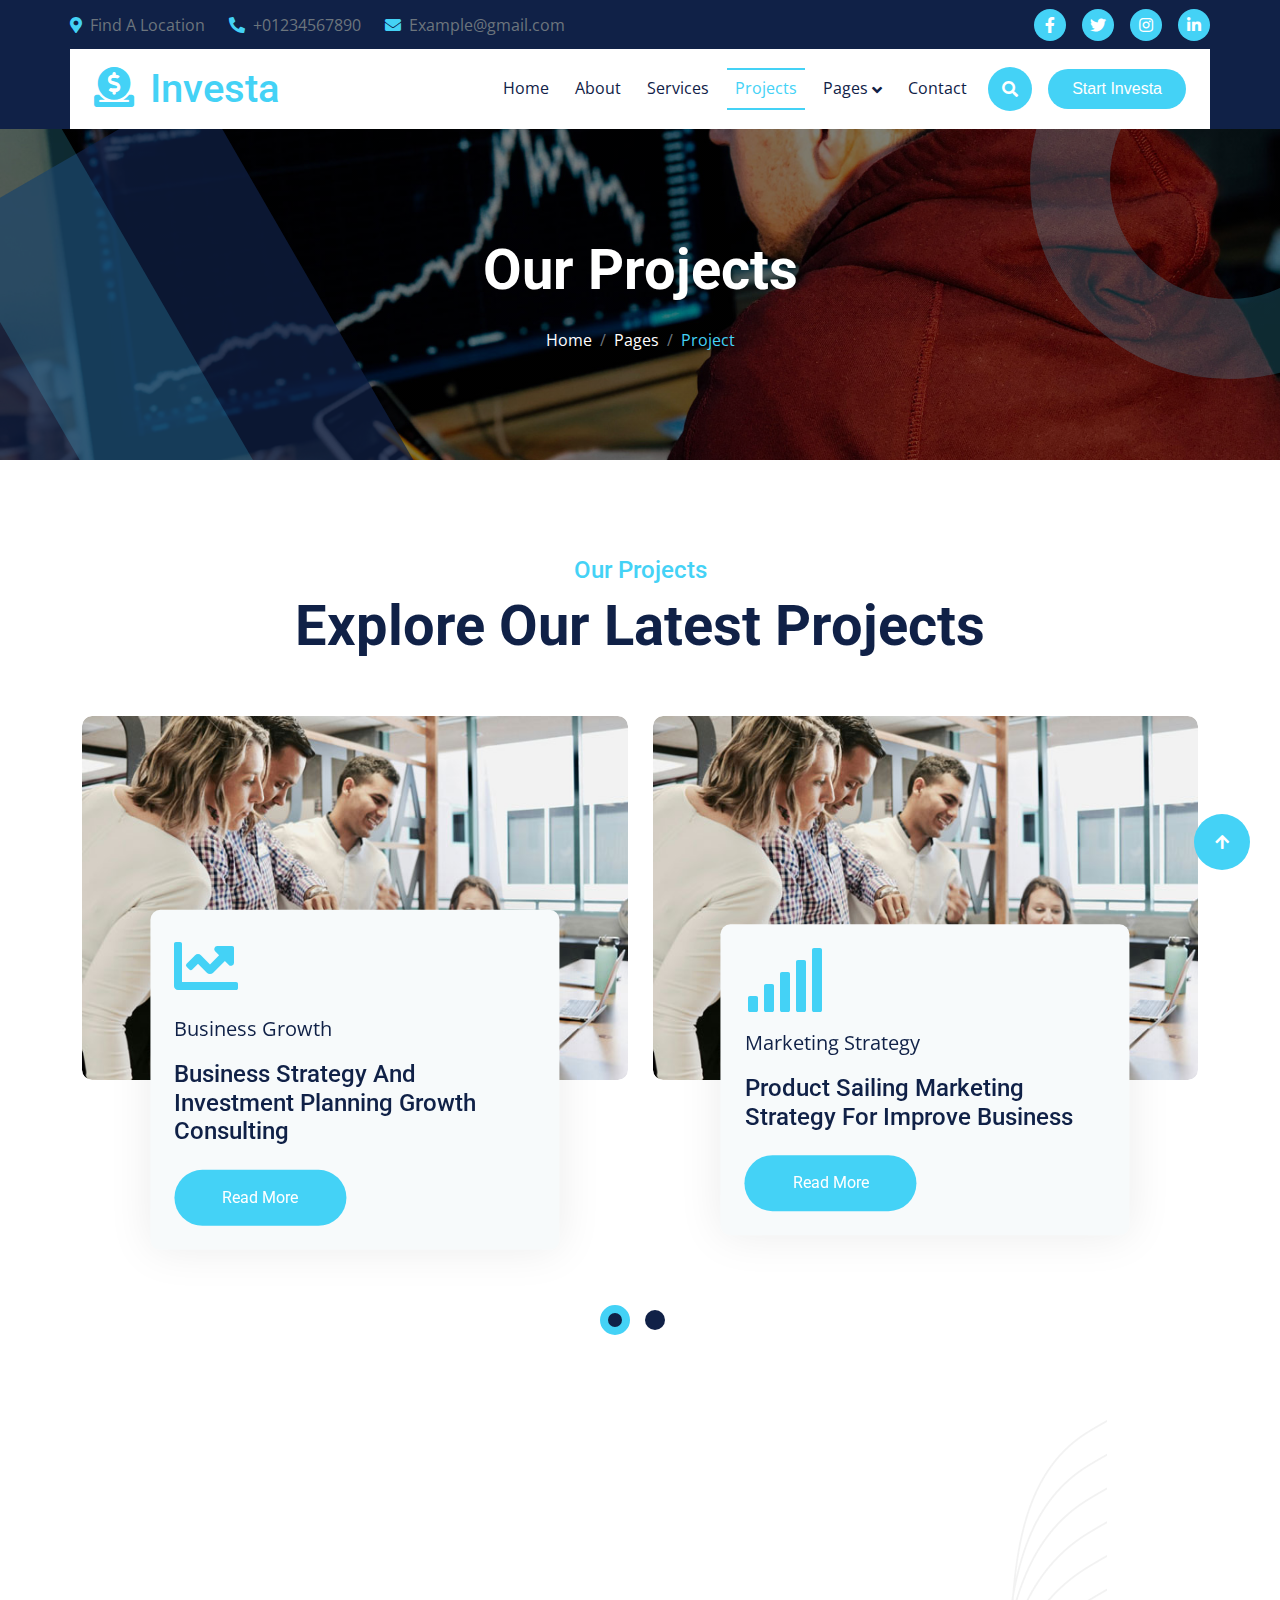
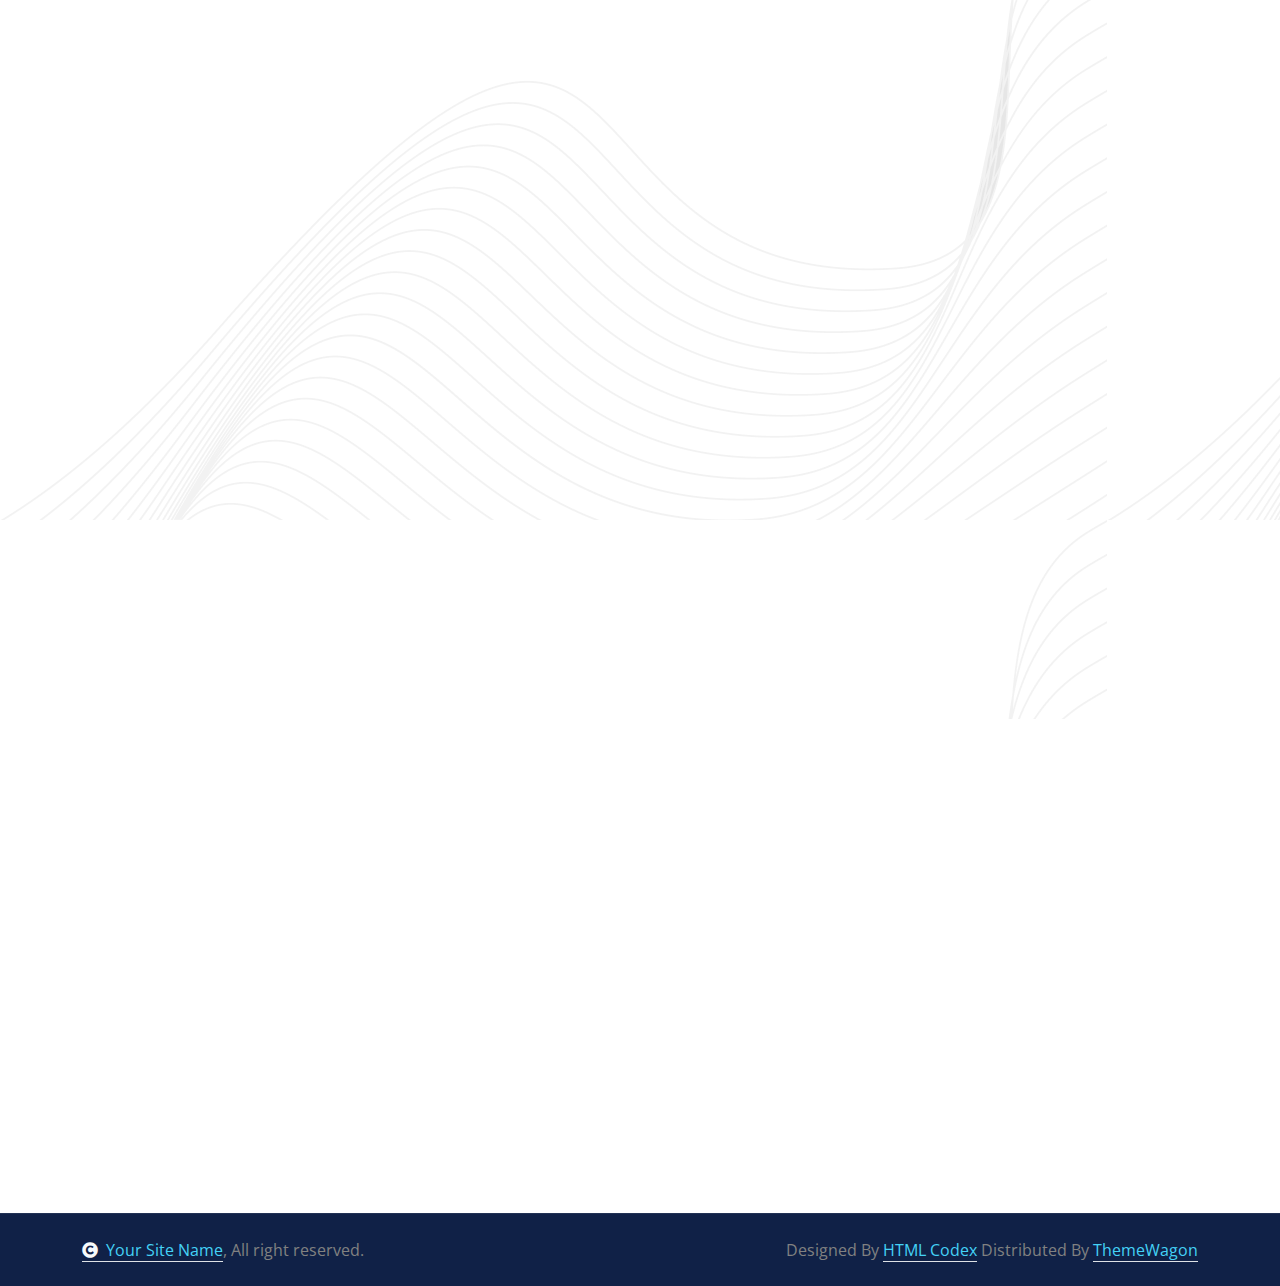
<file: project.html>
<!DOCTYPE html>
<html lang="en">

    <head>
        <meta charset="utf-8">
        <title>Investa - Investment Website Template</title>
        <meta content="width=device-width, initial-scale=1.0" name="viewport">
        <meta content="" name="keywords">
        <meta content="" name="description">

        <!-- Google Web Fonts -->
        <link rel="preconnect" href="https://fonts.googleapis.com">
        <link rel="preconnect" href="https://fonts.gstatic.com" crossorigin>
        <link href="https://fonts.googleapis.com/css2?family=Open+Sans:wght@400;500;600;700&family=Roboto:wght@400;500;700&display=swap" rel="stylesheet"> 

        <!-- Icon Font Stylesheet -->
        <link rel="stylesheet" href="https://use.fontawesome.com/releases/v5.15.4/css/all.css"/>
        <link href="https://cdn.jsdelivr.net/npm/bootstrap-icons@1.4.1/font/bootstrap-icons.css" rel="stylesheet">

        <!-- Libraries Stylesheet -->
        <link rel="stylesheet" href="https://cdnjs.cloudflare.com/ajax/libs/animate.css/4.1.1/animate.min.css"/>
        <link href="lib/animate/animate.min.css" rel="stylesheet">
        <link href="lib/owlcarousel/assets/owl.carousel.min.css" rel="stylesheet">
        <link href="lib/lightbox/css/lightbox.min.css" rel="stylesheet">


        <!-- Customized Bootstrap Stylesheet -->
        <link href="css/bootstrap.min.css" rel="stylesheet">

        <!-- Template Stylesheet -->
        <link href="css/style.css" rel="stylesheet">
    </head>

    <body>

        <!-- Spinner Start -->
        <div id="spinner" class="show bg-white position-fixed translate-middle w-100 vh-100 top-50 start-50 d-flex align-items-center justify-content-center">
            <div class="spinner-border text-primary" style="width: 3rem; height: 3rem;" role="status">
                <span class="sr-only">Loading...</span>
            </div>
        </div>
        <!-- Spinner End -->


        <!-- Topbar Start -->
        <div class="container-fluid topbar px-0 d-none d-lg-block">
            <div class="container px-0">
                <div class="row gx-0 align-items-center" style="height: 45px;">
                    <div class="col-lg-8 text-center text-lg-start mb-lg-0">
                        <div class="d-flex flex-wrap">
                            <a href="#" class="text-muted me-4"><i class="fas fa-map-marker-alt text-primary me-2"></i>Find A Location</a>
                            <a href="#" class="text-muted me-4"><i class="fas fa-phone-alt text-primary me-2"></i>+01234567890</a>
                            <a href="#" class="text-muted me-0"><i class="fas fa-envelope text-primary me-2"></i>Example@gmail.com</a>
                        </div>
                    </div>
                    <div class="col-lg-4 text-center text-lg-end">
                        <div class="d-flex align-items-center justify-content-end">
                            <a href="#" class="btn btn-primary btn-square rounded-circle nav-fill me-3"><i class="fab fa-facebook-f text-white"></i></a>
                            <a href="#" class="btn btn-primary btn-square rounded-circle nav-fill me-3"><i class="fab fa-twitter text-white"></i></a>
                            <a href="#" class="btn btn-primary btn-square rounded-circle nav-fill me-3"><i class="fab fa-instagram text-white"></i></a>
                            <a href="#" class="btn btn-primary btn-square rounded-circle nav-fill me-0"><i class="fab fa-linkedin-in text-white"></i></a>
                        </div>
                    </div>
                </div>
            </div>
        </div>
        <!-- Topbar End -->


        <!-- Navbar & Hero Start -->
        <div class="container-fluid sticky-top px-0">
            <div class="position-absolute bg-dark" style="left: 0; top: 0; width: 100%; height: 100%;">
            </div>
            <div class="container px-0">
                <nav class="navbar navbar-expand-lg navbar-dark bg-white py-3 px-4">
                    <a href="index.html" class="navbar-brand p-0">
                        <h1 class="text-primary m-0"><i class="fas fa-donate me-3"></i>Investa</h1>
                        <!-- <img src="img/logo.png" alt="Logo"> -->
                    </a>
                    <button class="navbar-toggler" type="button" data-bs-toggle="collapse" data-bs-target="#navbarCollapse">
                        <span class="fa fa-bars"></span>
                    </button>
                    <div class="collapse navbar-collapse" id="navbarCollapse">
                        <div class="navbar-nav ms-auto py-0">
                            <a href="index.html" class="nav-item nav-link">Home</a>
                            <a href="about.html" class="nav-item nav-link">About</a>
                            <a href="service.html" class="nav-item nav-link">Services</a>
                            <a href="project.html" class="nav-item nav-link active">Projects</a>
                            <div class="nav-item dropdown">
                                <a href="#" class="nav-link dropdown-toggle" data-bs-toggle="dropdown">Pages</a>
                                <div class="dropdown-menu m-0">
                                    <a href="blog.html" class="dropdown-item">Our Blog</a>
                                    <a href="team.html" class="dropdown-item">Our Team</a>
                                    <a href="testimonial.html" class="dropdown-item">Testimonial</a>
                                    <a href="faqs.html" class="dropdown-item">FAQs</a>
                                    <a href="404.html" class="dropdown-item">404 Page</a>
                                </div>
                            </div>
                            <a href="contact.html" class="nav-item nav-link">Contact</a>
                        </div>
                        <div class="d-flex align-items-center flex-nowrap pt-xl-0">
                            <button class="btn btn-primary btn-md-square mx-2" data-bs-toggle="modal" data-bs-target="#searchModal"><i class="fas fa-search"></i></button>
                            <a href="#" class="btn btn-primary rounded-pill text-white py-2 px-4 ms-2 flex-wrap flex-sm-shrink-0">Start Investa</a>
                        </div>
                    </div>
                </nav>
            </div>
        </div>
        <!-- Navbar & Hero End -->

        <!-- Modal Search Start -->
        <div class="modal fade" id="searchModal" tabindex="-1" aria-labelledby="exampleModalLabel" aria-hidden="true">
            <div class="modal-dialog modal-fullscreen">
                <div class="modal-content rounded-0">
                    <div class="modal-header">
                        <h4 class="modal-title mb-0" id="exampleModalLabel">Search by keyword</h4>
                        <button type="button" class="btn-close" data-bs-dismiss="modal" aria-label="Close"></button>
                    </div>
                    <div class="modal-body d-flex align-items-center">
                        <div class="input-group w-75 mx-auto d-flex">
                            <input type="search" class="form-control p-3" placeholder="keywords" aria-describedby="search-icon-1">
                            <span id="search-icon-1" class="input-group-text p-3"><i class="fa fa-search"></i></span>
                        </div>
                    </div>
                </div>
            </div>
        </div>
        <!-- Modal Search End -->

        <!-- Header Start -->
        <div class="container-fluid bg-breadcrumb">
            <div class="bg-breadcrumb-single"></div>
            <div class="container text-center py-5" style="max-width: 900px;">
                <h4 class="text-white display-4 mb-4 wow fadeInDown" data-wow-delay="0.1s">Our Projects</h4>
                <ol class="breadcrumb justify-content-center mb-0 wow fadeInDown" data-wow-delay="0.3s">
                    <li class="breadcrumb-item"><a href="index.html">Home</a></li>
                    <li class="breadcrumb-item"><a href="#">Pages</a></li>
                    <li class="breadcrumb-item active text-primary">Project</li>
                </ol>    
            </div>
        </div>
        <!-- Header End -->

        <!-- Project Start -->
        <div class="container-fluid project pt-5">
            <div class="container pt-5">
                <div class="text-center mx-auto pb-5 wow fadeInUp" data-wow-delay="0.1s" style="max-width: 800px;">
                    <h4 class="text-primary">Our Projects</h4>
                    <h1 class="display-4">Explore Our Latest Projects</h1>
                </div>
                <div class="project-carousel owl-carousel wow fadeInUp" data-wow-delay="0.1s">
                    <div class="project-item h-100 wow fadeInUp" data-wow-delay="0.1s">
                        <div class="project-img">
                            <img src="img/projects-1.jpg" class="img-fluid w-100 rounded" alt="Image">
                        </div>
                        <div class="project-content bg-light rounded p-4">
                            <div class="project-content-inner">
                                <div class="project-icon mb-3"><i class="fas fa-chart-line fa-4x text-primary"></i></div>
                                <p class="text-dark fs-5 mb-3">Business Growth</p>
                                <a href="#" class="h4">Business Strategy And Investment Planning Growth Consulting</a>
                                <div class="pt-4">
                                    <a class="btn btn-light rounded-pill py-3 px-5" href="#">Read More</a>
                                </div>
                            </div>
                        </div>
                    </div>
                    <div class="project-item h-100 wow fadeInUp" data-wow-delay="0.3s">
                        <div class="project-img">
                            <img src="img/projects-1.jpg" class="img-fluid w-100 rounded" alt="Image">
                        </div>
                        <div class="project-content bg-light rounded p-4">
                            <div class="project-content-inner">
                                <div class="project-icon mb-3"><i class="fas fa-signal fa-4x text-primary"></i></div>
                                <p class="text-dark fs-5 mb-3">Marketing Strategy</p>
                                <a href="#" class="h4">Product Sailing Marketing Strategy For Improve Business</a>
                                <div class="pt-4">
                                    <a class="btn btn-light rounded-pill py-3 px-5" href="#">Read More</a>
                                </div>
                            </div>
                        </div>
                    </div>
                    <div class="project-item h-100">
                        <div class="project-img">
                            <img src="img/projects-1.jpg" class="img-fluid w-100 rounded" alt="Image">
                        </div>
                        <div class="project-content bg-light rounded p-4">
                            <div class="project-content-inner">
                                <div class="project-icon mb-3"><i class="fas fa-signal fa-4x text-primary"></i></div>
                                <p class="text-dark fs-5 mb-3">Marketing Strategy</p>
                                <a href="#" class="h4">Product Sailing Marketing Strategy For Improve Business</a>
                                <div class="pt-4">
                                    <a class="btn btn-light rounded-pill py-3 px-5" href="#">Read More</a>
                                </div>
                            </div>
                        </div>
                    </div>
                </div>
            </div>
        </div>
        <!-- Project End -->

        <!-- FAQ Start -->
        <div class="container-fluid faq pb-5">
            <div class="container pb-5">
                <div class="row g-5 align-items-center">
                    <div class="col-lg-6 wow fadeInLeft" data-wow-delay="0.1s">
                        <div class="pb-5">
                            <h4 class="text-primary">FAQs</h4>
                            <h1 class="display-4">Get the Answers to Common Questions</h1>
                        </div>
                       <div class="accordion bg-light rounded p-4" id="accordionExample">
                            <div class="accordion-item border-0 mb-4">
                                <h2 class="accordion-header" id="headingOne">
                                    <button class="accordion-button text-dark fs-5 fw-bold rounded-top" type="button" data-bs-toggle="collapse" data-bs-target="#collapseOne" aria-expanded="true" aria-controls="collapseTOne">
                                        What Does a Financial Advisor Do?
                                    </button>
                                </h2>
                                <div id="collapseOne" class="accordion-collapse collapse show" aria-labelledby="headingOne" data-bs-parent="#accordionExample">
                                    <div class="accordion-body my-2">
                                        <h5>Dolor sit amet consectetur adipisicing elit.</h5>
                                        <p>Lorem ipsum dolor sit amet consectetur adipisicing elit. Ad nemo impedit, sapiente quis illo quia nulla atque maxime fuga minima ipsa quae cum consequatur, sit, delectus exercitationem odit officiis maiores! Neque, quidem corrupti modi architecto eos saepe incidunt dignissimos rerum.</p>
                                    </div>
                                </div>
                            </div>
                            <div class="accordion-item border-0 mb-4">
                                <h2 class="accordion-header" id="headingTwo">
                                    <button class="accordion-button collapsed text-dark fs-5 fw-bold rounded-top" type="button" data-bs-toggle="collapse" data-bs-target="#collapseTwo" aria-expanded="false" aria-controls="collapseTwo">
                                        What industries do you specialize in? 
                                    </button>
                                </h2>
                                <div id="collapseTwo" class="accordion-collapse collapse" aria-labelledby="headingTwo" data-bs-parent="#accordionExample">
                                    <div class="accordion-body my-2">
                                        <h5>Dolor sit amet consectetur adipisicing elit.</h5>
                                        <p>Lorem ipsum dolor sit amet consectetur adipisicing elit. Ad nemo impedit, sapiente quis illo quia nulla atque maxime fuga minima ipsa quae cum consequatur, sit, delectus exercitationem odit officiis maiores! Neque, quidem corrupti modi architecto eos saepe incidunt dignissimos rerum.</p>
                                    </div>
                                </div>
                            </div>
                            <div class="accordion-item border-0 mb-4">
                                <h2 class="accordion-header" id="headingThree">
                                    <button class="accordion-button collapsed text-dark fs-5 fw-bold rounded-top" type="button" data-bs-toggle="collapse" data-bs-target="#collapseThree" aria-expanded="false" aria-controls="collapseThree">
                                        Can you guarantee for growth?
                                    </button>
                                </h2>
                                <div id="collapseThree" class="accordion-collapse collapse" aria-labelledby="headingThree" data-bs-parent="#accordionExample">
                                    <div class="accordion-body my-2">
                                        <h5>Dolor sit amet consectetur adipisicing elit.</h5>
                                        <p>Lorem ipsum dolor sit amet consectetur adipisicing elit. Ad nemo impedit, sapiente quis illo quia nulla atque maxime fuga minima ipsa quae cum consequatur, sit, delectus exercitationem odit officiis maiores! Neque, quidem corrupti modi architecto eos saepe incidunt dignissimos rerum.</p>
                                    </div>
                                </div>
                            </div>
                            <div class="accordion-item border-0 mb-0">
                                <h2 class="accordion-header" id="headingFour">
                                    <button class="accordion-button collapsed text-dark fs-5 fw-bold rounded-top" type="button" data-bs-toggle="collapse" data-bs-target="#collapseFour" aria-expanded="false" aria-controls="collapseFour">
                                        What makes your business plans so special?
                                    </button>
                                </h2>
                                <div id="collapseFour" class="accordion-collapse collapse" aria-labelledby="headingFour" data-bs-parent="#accordionExample">
                                    <div class="accordion-body my-2">
                                        <h5>Dolor sit amet consectetur adipisicing elit.</h5>
                                        <p>Lorem ipsum dolor sit amet consectetur adipisicing elit. Ad nemo impedit, sapiente quis illo quia nulla atque maxime fuga minima ipsa quae cum consequatur, sit, delectus exercitationem odit officiis maiores! Neque, quidem corrupti modi architecto eos saepe incidunt dignissimos rerum.</p>
                                    </div>
                                </div>
                            </div>
                       </div>
                    </div>
                    <div class="col-lg-6 wow fadeInRight" data-wow-delay="0.3s">
                        <div class="faq-img RotateMoveRight rounded">
                            <img src="img/faq-img.jpg" class="img-fluid rounded w-100" alt="Image">
                            <a class="faq-btn btn btn-primary rounded-pill text-white py-3 px-5" href="#">Read More Q & A <i class="fas fa-arrow-right ms-2"></i></a>
                        </div>
                    </div>
                </div>
            </div>
        </div>
        <!-- FAQ End -->

        <!-- Footer Start -->
        <div class="container-fluid footer py-5 wow fadeIn" data-wow-delay="0.2s">
            <div class="container py-5">
                <div class="row g-5">
                    <div class="col-md-6 col-lg-6 col-xl-3">
                        <div class="footer-item d-flex flex-column">
                            <div class="footer-item">
                                <h4 class="text-white mb-4">Newsletter</h4>
                                <p class="mb-3">Dolor amet sit justo amet elitr clita ipsum elitr est.Lorem ipsum dolor sit amet, consectetur adipiscing elit consectetur adipiscing elit.</p>
                                <div class="position-relative mx-auto rounded-pill">
                                    <input class="form-control rounded-pill w-100 py-3 ps-4 pe-5" type="text" placeholder="Enter your email">
                                    <button type="button" class="btn btn-primary rounded-pill position-absolute top-0 end-0 py-2 mt-2 me-2">SignUp</button>
                                </div>
                            </div>
                        </div>
                    </div>
                    <div class="col-md-6 col-lg-6 col-xl-3">
                        <div class="footer-item d-flex flex-column">
                            <h4 class="text-white mb-4">Explore</h4>
                            <a href="#"><i class="fas fa-angle-right me-2"></i> Home</a>
                            <a href="#"><i class="fas fa-angle-right me-2"></i> Services</a>
                            <a href="#"><i class="fas fa-angle-right me-2"></i> About Us</a>
                            <a href="#"><i class="fas fa-angle-right me-2"></i> Latest Projects</a>
                            <a href="#"><i class="fas fa-angle-right me-2"></i> testimonial</a>
                            <a href="#"><i class="fas fa-angle-right me-2"></i> Our Team</a>
                            <a href="#"><i class="fas fa-angle-right me-2"></i> Contact Us</a>
                        </div>
                    </div>
                    <div class="col-md-6 col-lg-6 col-xl-3">
                        <div class="footer-item d-flex flex-column">
                            <h4 class="text-white mb-4">Contact Info</h4>
                            <a href=""><i class="fa fa-map-marker-alt me-2"></i> 123 Street, New York, USA</a>
                            <a href=""><i class="fas fa-envelope me-2"></i> info@example.com</a>
                            <a href=""><i class="fas fa-envelope me-2"></i> info@example.com</a>
                            <a href=""><i class="fas fa-phone me-2"></i> +012 345 67890</a>
                            <a href="" class="mb-3"><i class="fas fa-print me-2"></i> +012 345 67890</a>
                            <div class="d-flex align-items-center">
                                <a class="btn btn-light btn-md-square me-2" href=""><i class="fab fa-facebook-f"></i></a>
                                <a class="btn btn-light btn-md-square me-2" href=""><i class="fab fa-twitter"></i></a>
                                <a class="btn btn-light btn-md-square me-2" href=""><i class="fab fa-instagram"></i></a>
                                <a class="btn btn-light btn-md-square me-0" href=""><i class="fab fa-linkedin-in"></i></a>
                            </div>
                        </div>
                    </div>
                    <div class="col-md-6 col-lg-6 col-xl-3">
                        <div class="footer-item-post d-flex flex-column">
                            <h4 class="text-white mb-4">Popular Post</h4>
                            <div class="d-flex flex-column mb-3">
                                <p class="text-uppercase text-primary mb-2">Investment</p>
                                <a href="#" class="text-body">Revisiting Your Investment & Distribution Goals</a>
                            </div>
                            <div class="d-flex flex-column mb-3">
                                <p class="text-uppercase text-primary mb-2">Business</p>
                                <a href="#" class="text-body">Dimensional Fund Advisors Interview with Director</a>
                            </div>
                            <div class="footer-btn text-start">
                                <a href="#" class="btn btn-light rounded-pill px-4">View All Post <i class="fa fa-arrow-right ms-1"></i></a>
                            </div>
                        </div>
                    </div>
                </div>
            </div>
        </div>
        <!-- Footer End -->

        
        <!-- Copyright Start -->
        <div class="container-fluid copyright py-4">
            <div class="container">
                <div class="row g-4 align-items-center">
                    <div class="col-md-6 text-center text-md-start mb-md-0">
                        <span class="text-body"><a href="#" class="border-bottom text-primary"><i class="fas fa-copyright text-light me-2"></i>Your Site Name</a>, All right reserved.</span>
                    </div>
                    <div class="col-md-6 text-center text-md-end text-body">
                        <!--/*** This template is free as long as you keep the below author’s credit link/attribution link/backlink. ***/-->
                        <!--/*** If you'd like to use the template without the below author’s credit link/attribution link/backlink, ***/-->
                        <!--/*** you can purchase the Credit Removal License from "https://htmlcodex.com/credit-removal". ***/-->
                        Designed By <a class="border-bottom text-primary" href="https://htmlcodex.com">HTML Codex</a> Distributed By <a class="border-bottom text-primary" href="https://themewagon.com">ThemeWagon</a>
                    </div>
                </div>
            </div>
        </div>
        <!-- Copyright End -->


        <!-- Back to Top -->
        <a href="#" class="btn btn-primary btn-lg-square back-to-top"><i class="fa fa-arrow-up"></i></a>   

        
    <!-- JavaScript Libraries -->
    <script src="https://ajax.googleapis.com/ajax/libs/jquery/3.6.4/jquery.min.js"></script>
    <script src="https://cdn.jsdelivr.net/npm/bootstrap@5.0.0/dist/js/bootstrap.bundle.min.js"></script>
    <script src="lib/wow/wow.min.js"></script>
    <script src="lib/easing/easing.min.js"></script>
    <script src="lib/waypoints/waypoints.min.js"></script>
    <script src="lib/counterup/counterup.min.js"></script>
    <script src="lib/owlcarousel/owl.carousel.min.js"></script>
    <script src="lib/lightbox/js/lightbox.min.js"></script>
    

    <!-- Template Javascript -->
    <script src="js/main.js"></script>
    </body>

</html>
</file>
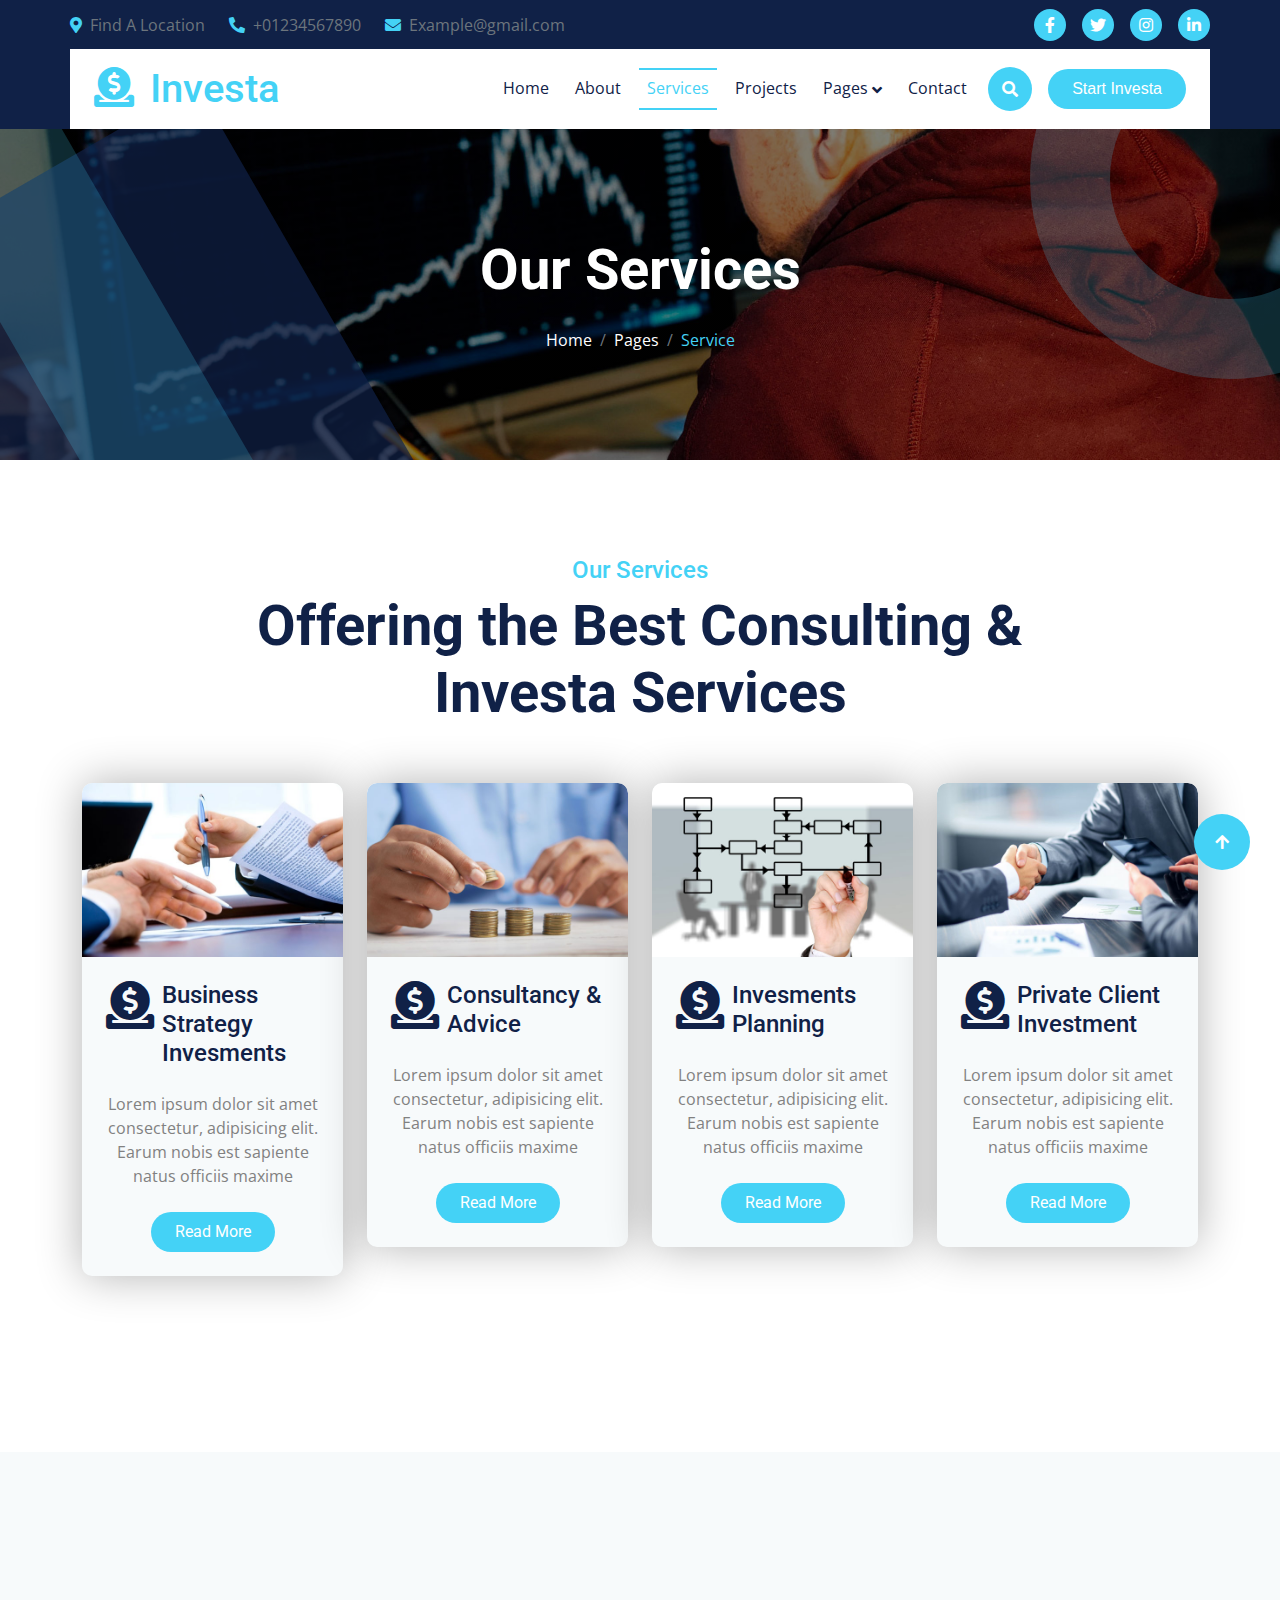
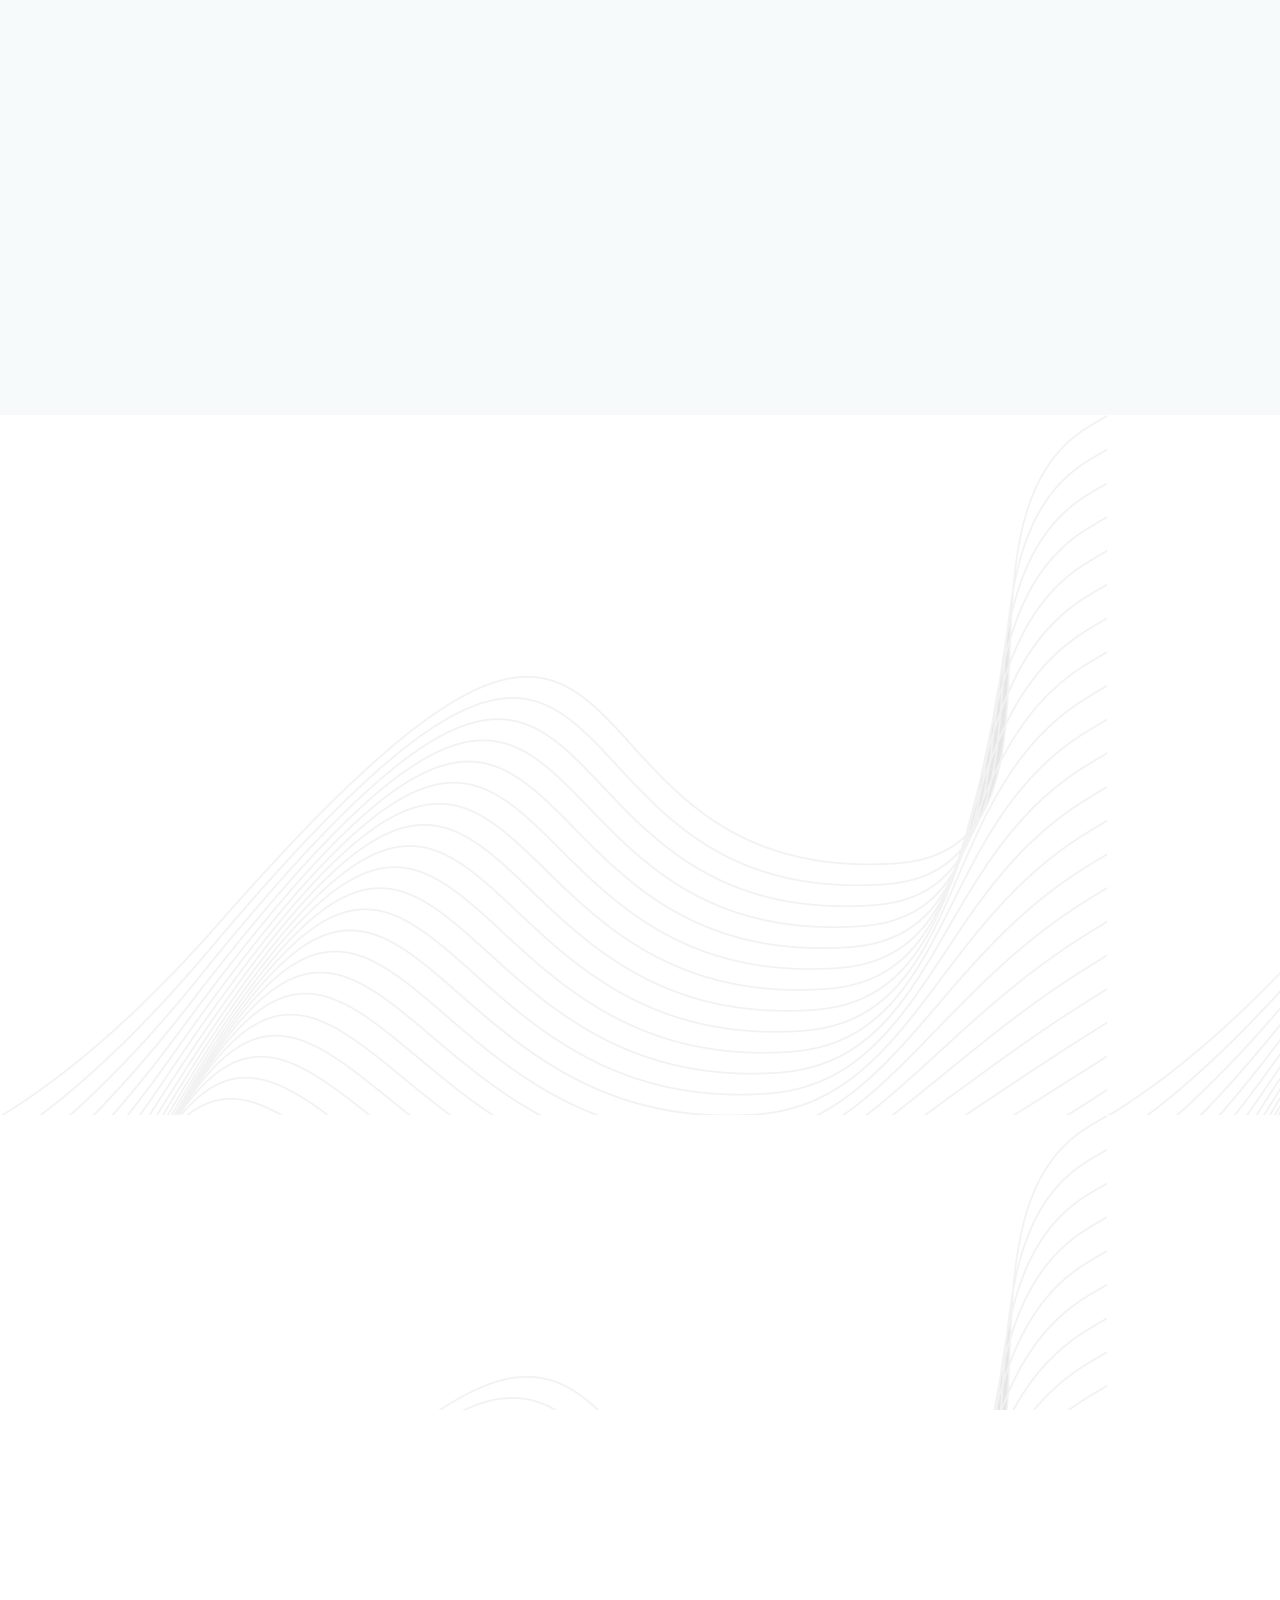
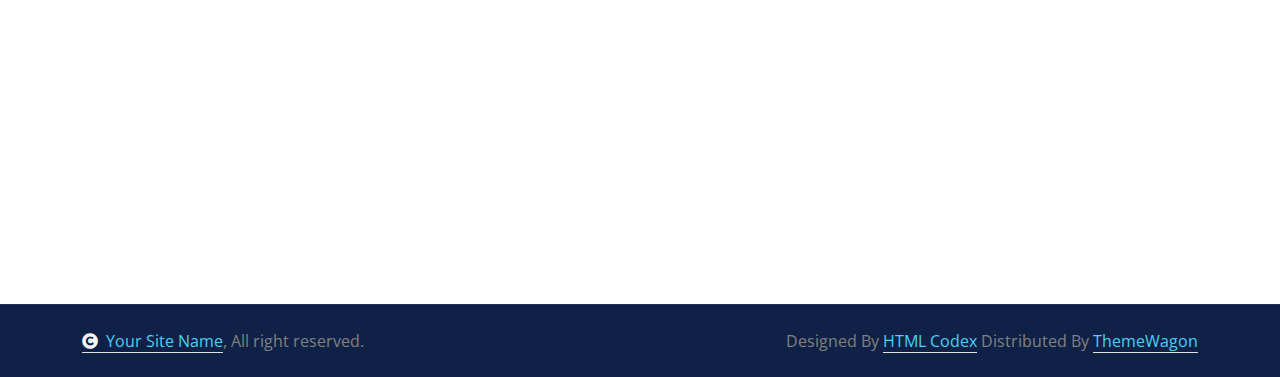
<file: service.html>
<!DOCTYPE html>
<html lang="en">

    <head>
        <meta charset="utf-8">
        <title>Investa - Investment Website Template</title>
        <meta content="width=device-width, initial-scale=1.0" name="viewport">
        <meta content="" name="keywords">
        <meta content="" name="description">

        <!-- Google Web Fonts -->
        <link rel="preconnect" href="https://fonts.googleapis.com">
        <link rel="preconnect" href="https://fonts.gstatic.com" crossorigin>
        <link href="https://fonts.googleapis.com/css2?family=Open+Sans:wght@400;500;600;700&family=Roboto:wght@400;500;700&display=swap" rel="stylesheet"> 

        <!-- Icon Font Stylesheet -->
        <link rel="stylesheet" href="https://use.fontawesome.com/releases/v5.15.4/css/all.css"/>
        <link href="https://cdn.jsdelivr.net/npm/bootstrap-icons@1.4.1/font/bootstrap-icons.css" rel="stylesheet">

        <!-- Libraries Stylesheet -->
        <link rel="stylesheet" href="https://cdnjs.cloudflare.com/ajax/libs/animate.css/4.1.1/animate.min.css"/>
        <link href="lib/animate/animate.min.css" rel="stylesheet">
        <link href="lib/owlcarousel/assets/owl.carousel.min.css" rel="stylesheet">
        <link href="lib/lightbox/css/lightbox.min.css" rel="stylesheet">


        <!-- Customized Bootstrap Stylesheet -->
        <link href="css/bootstrap.min.css" rel="stylesheet">

        <!-- Template Stylesheet -->
        <link href="css/style.css" rel="stylesheet">
    </head>

    <body>

        <!-- Spinner Start -->
        <div id="spinner" class="show bg-white position-fixed translate-middle w-100 vh-100 top-50 start-50 d-flex align-items-center justify-content-center">
            <div class="spinner-border text-primary" style="width: 3rem; height: 3rem;" role="status">
                <span class="sr-only">Loading...</span>
            </div>
        </div>
        <!-- Spinner End -->


        <!-- Topbar Start -->
        <div class="container-fluid topbar px-0 d-none d-lg-block">
            <div class="container px-0">
                <div class="row gx-0 align-items-center" style="height: 45px;">
                    <div class="col-lg-8 text-center text-lg-start mb-lg-0">
                        <div class="d-flex flex-wrap">
                            <a href="#" class="text-muted me-4"><i class="fas fa-map-marker-alt text-primary me-2"></i>Find A Location</a>
                            <a href="#" class="text-muted me-4"><i class="fas fa-phone-alt text-primary me-2"></i>+01234567890</a>
                            <a href="#" class="text-muted me-0"><i class="fas fa-envelope text-primary me-2"></i>Example@gmail.com</a>
                        </div>
                    </div>
                    <div class="col-lg-4 text-center text-lg-end">
                        <div class="d-flex align-items-center justify-content-end">
                            <a href="#" class="btn btn-primary btn-square rounded-circle nav-fill me-3"><i class="fab fa-facebook-f text-white"></i></a>
                            <a href="#" class="btn btn-primary btn-square rounded-circle nav-fill me-3"><i class="fab fa-twitter text-white"></i></a>
                            <a href="#" class="btn btn-primary btn-square rounded-circle nav-fill me-3"><i class="fab fa-instagram text-white"></i></a>
                            <a href="#" class="btn btn-primary btn-square rounded-circle nav-fill me-0"><i class="fab fa-linkedin-in text-white"></i></a>
                        </div>
                    </div>
                </div>
            </div>
        </div>
        <!-- Topbar End -->


        <!-- Navbar & Hero Start -->
        <div class="container-fluid sticky-top px-0">
            <div class="position-absolute bg-dark" style="left: 0; top: 0; width: 100%; height: 100%;">
            </div>
            <div class="container px-0">
                <nav class="navbar navbar-expand-lg navbar-dark bg-white py-3 px-4">
                    <a href="index.html" class="navbar-brand p-0">
                        <h1 class="text-primary m-0"><i class="fas fa-donate me-3"></i>Investa</h1>
                        <!-- <img src="img/logo.png" alt="Logo"> -->
                    </a>
                    <button class="navbar-toggler" type="button" data-bs-toggle="collapse" data-bs-target="#navbarCollapse">
                        <span class="fa fa-bars"></span>
                    </button>
                    <div class="collapse navbar-collapse" id="navbarCollapse">
                        <div class="navbar-nav ms-auto py-0">
                            <a href="index.html" class="nav-item nav-link">Home</a>
                            <a href="about.html" class="nav-item nav-link">About</a>
                            <a href="service.html" class="nav-item nav-link active">Services</a>
                            <a href="project.html" class="nav-item nav-link">Projects</a>
                            <div class="nav-item dropdown">
                                <a href="#" class="nav-link dropdown-toggle" data-bs-toggle="dropdown">Pages</a>
                                <div class="dropdown-menu m-0">
                                    <a href="blog.html" class="dropdown-item">Our Blog</a>
                                    <a href="team.html" class="dropdown-item">Our Team</a>
                                    <a href="testimonial.html" class="dropdown-item">Testimonial</a>
                                    <a href="faqs.html" class="dropdown-item">FAQs</a>
                                    <a href="404.html" class="dropdown-item">404 Page</a>
                                </div>
                            </div>
                            <a href="contact.html" class="nav-item nav-link">Contact</a>
                        </div>
                        <div class="d-flex align-items-center flex-nowrap pt-xl-0">
                            <button class="btn btn-primary btn-md-square mx-2" data-bs-toggle="modal" data-bs-target="#searchModal"><i class="fas fa-search"></i></button>
                            <a href="#" class="btn btn-primary rounded-pill text-white py-2 px-4 ms-2 flex-wrap flex-sm-shrink-0">Start Investa</a>
                        </div>
                    </div>
                </nav>
            </div>
        </div>
        <!-- Navbar & Hero End -->

        <!-- Modal Search Start -->
        <div class="modal fade" id="searchModal" tabindex="-1" aria-labelledby="exampleModalLabel" aria-hidden="true">
            <div class="modal-dialog modal-fullscreen">
                <div class="modal-content rounded-0">
                    <div class="modal-header">
                        <h4 class="modal-title mb-0" id="exampleModalLabel">Search by keyword</h4>
                        <button type="button" class="btn-close" data-bs-dismiss="modal" aria-label="Close"></button>
                    </div>
                    <div class="modal-body d-flex align-items-center">
                        <div class="input-group w-75 mx-auto d-flex">
                            <input type="search" class="form-control p-3" placeholder="keywords" aria-describedby="search-icon-1">
                            <span id="search-icon-1" class="input-group-text p-3"><i class="fa fa-search"></i></span>
                        </div>
                    </div>
                </div>
            </div>
        </div>
        <!-- Modal Search End -->

        <!-- Header Start -->
        <div class="container-fluid bg-breadcrumb">
            <div class="bg-breadcrumb-single"></div>
            <div class="container text-center py-5" style="max-width: 900px;">
                <h4 class="text-white display-4 mb-4 wow fadeInDown" data-wow-delay="0.1s">Our Services</h4>
                <ol class="breadcrumb justify-content-center mb-0 wow fadeInDown" data-wow-delay="0.3s">
                    <li class="breadcrumb-item"><a href="index.html">Home</a></li>
                    <li class="breadcrumb-item"><a href="#">Pages</a></li>
                    <li class="breadcrumb-item active text-primary">Service</li>
                </ol>    
            </div>
        </div>
        <!-- Header End -->

        <!-- Services Start -->
        <div class="container-fluid service py-5">
            <div class="container py-5">
                <div class="text-center mx-auto pb-5 wow fadeInUp" data-wow-delay="0.1s" style="max-width: 800px;">
                    <h4 class="text-primary">Our Services</h4>
                    <h1 class="display-4"> Offering the Best Consulting & Investa Services</h1>
                </div>
                <div class="row g-4 justify-content-center text-center">
                    <div class="col-md-6 col-lg-4 col-xl-3 wow fadeInUp" data-wow-delay="0.1s">
                        <div class="service-item bg-light rounded">
                            <div class="service-img">
                                <img src="img/service-1.jpg" class="img-fluid w-100 rounded-top" alt="">
                            </div>
                            <div class="service-content text-center p-4">
                                <div class="service-content-inner">
                                    <a href="#" class="h4 mb-4 d-inline-flex text-start"><i class="fas fa-donate fa-2x me-2"></i> Business Strategy Invesments</a>
                                    <p class="mb-4">Lorem ipsum dolor sit amet consectetur, adipisicing elit. Earum nobis est sapiente natus officiis maxime
                                    </p>
                                    <a class="btn btn-light rounded-pill py-2 px-4" href="#">Read More</a>
                                </div>
                            </div>
                        </div>
                    </div>
                    <div class="col-md-6 col-lg-4 col-xl-3 wow fadeInUp" data-wow-delay="0.3s">
                        <div class="service-item bg-light rounded">
                            <div class="service-img">
                                <img src="img/service-2.jpg" class="img-fluid w-100 rounded-top" alt="">
                            </div>
                            <div class="service-content text-center p-4">
                                <div class="service-content-inner">
                                    <a href="#" class="h4 mb-4 d-inline-flex text-start"><i class="fas fa-donate fa-2x me-2"></i> Consultancy & Advice</a>
                                    <p class="mb-4">Lorem ipsum dolor sit amet consectetur, adipisicing elit. Earum nobis est sapiente natus officiis maxime
                                    </p>
                                    <a class="btn btn-light rounded-pill py-2 px-4" href="#">Read More</a>
                                </div>
                            </div>
                        </div>
                    </div>
                    <div class="col-md-6 col-lg-4 col-xl-3 wow fadeInUp" data-wow-delay="0.5s">
                        <div class="service-item bg-light rounded">
                            <div class="service-img">
                                <img src="img/service-4.jpg" class="img-fluid w-100 rounded-top" alt="">
                            </div>
                            <div class="service-content text-center p-4">
                                <div class="service-content-inner">
                                    <a href="#" class="h4 mb-4 d-inline-flex text-start"><i class="fas fa-donate fa-2x me-2"></i> Invesments Planning</a>
                                    <p class="mb-4">Lorem ipsum dolor sit amet consectetur, adipisicing elit. Earum nobis est sapiente natus officiis maxime
                                    </p>
                                    <a class="btn btn-light rounded-pill py-2 px-4" href="#">Read More</a>
                                </div>
                            </div>
                        </div>
                    </div>
                    <div class="col-md-6 col-lg-4 col-xl-3 wow fadeInUp" data-wow-delay="0.7s">
                        <div class="service-item bg-light rounded">
                            <div class="service-img">
                                <img src="img/service-3.jpg" class="img-fluid w-100 rounded-top" alt="">
                            </div>
                            <div class="service-content text-center p-4">
                                <div class="service-content-inner">
                                    <a href="#" class="h4 mb-4 d-inline-flex text-start"><i class="fas fa-donate fa-2x me-2"></i> Private Client Investment</a>
                                    <p class="mb-4">Lorem ipsum dolor sit amet consectetur, adipisicing elit. Earum nobis est sapiente natus officiis maxime
                                    </p>
                                    <a class="btn btn-light rounded-pill py-2 px-4" href="#">Read More</a>
                                </div>
                            </div>
                        </div>
                    </div>
                    <div class="col-12">
                        <a class="btn btn-primary rounded-pill py-3 px-5 wow fadeInUp" data-wow-delay="0.1s" href="#">Services More</a>
                    </div>
                </div>
            </div>
        </div>
        <!-- Services End -->

        <!-- Testimonial Start -->
        <div class="container-fluid testimonial bg-light py-5">
            <div class="container py-5">
                <div class="row g-4 align-items-center">
                    <div class="col-xl-4 wow fadeInLeft" data-wow-delay="0.1s">
                        <div class="h-100 rounded">
                            <h4 class="text-primary">Our Feedbacks </h4>
                            <h1 class="display-4 mb-4">Clients are Talking</h1>
                            <p class="mb-4">Lorem ipsum dolor sit amet consectetur adipisicing elit. Harum atque soluta unde itaque. Consequatur quam odit blanditiis harum veritatis porro.</p>
                            <a class="btn btn-primary rounded-pill text-white py-3 px-5" href="#">Read All Reviews <i class="fas fa-arrow-right ms-2"></i></a>
                        </div>
                    </div>
                    <div class="col-xl-8">
                        <div class="testimonial-carousel owl-carousel wow fadeInUp" data-wow-delay="0.1s">
                            <div class="testimonial-item bg-white rounded p-4 wow fadeInUp" data-wow-delay="0.3s">
                                <div class="d-flex">
                                    <div><i class="fas fa-quote-left fa-3x text-dark me-3"></i></div>
                                    <p class="mt-4">Lorem ipsum dolor sit, amet consectetur adipisicing elit. Magnam eos impedit eveniet dolorem culpa ullam incidunt vero quo recusandae nemo? Molestiae doloribus iure,
                                    </p>
                                </div>
                                <div class="d-flex justify-content-end">
                                    <div class="my-auto text-end">
                                        <h5>Person Name</h5>
                                        <p class="mb-0">Profession</p>
                                    </div>
                                    <div class="bg-white rounded-circle ms-3">
                                        <img src="img/testimonial-1.jpg" class="rounded-circle p-2" style="width: 80px; height: 80px; border: 1px solid; border-color: var(--bs-primary);" alt="">
                                    </div>
                                </div>
                            </div>
                            <div class="testimonial-item bg-white rounded p-4 wow fadeInUp" data-wow-delay="0.5s">
                                <div class="d-flex">
                                    <div><i class="fas fa-quote-left fa-3x text-dark me-3"></i></div>
                                    <p class="mt-4">Lorem ipsum dolor sit, amet consectetur adipisicing elit. Magnam eos impedit eveniet dolorem culpa ullam incidunt vero quo recusandae nemo? Molestiae doloribus iure,
                                    </p>
                                </div>
                                <div class="d-flex justify-content-end">
                                    <div class="my-auto text-end">
                                        <h5>Person Name</h5>
                                        <p class="mb-0">Profession</p>
                                    </div>
                                    <div class="bg-white rounded-circle ms-3">
                                        <img src="img/testimonial-2.jpg" class="rounded-circle p-2" style="width: 80px; height: 80px; border: 1px solid; border-color: var(--bs-primary);" alt="">
                                    </div>
                                </div>
                            </div>
                            <div class="testimonial-item bg-white rounded p-4 wow fadeInUp" data-wow-delay="0.7s">
                                <div class="d-flex">
                                    <div><i class="fas fa-quote-left fa-3x text-dark me-3"></i></div>
                                    <p class="mt-4">Lorem ipsum dolor sit, amet consectetur adipisicing elit. Magnam eos impedit eveniet dolorem culpa ullam incidunt vero quo recusandae nemo? Molestiae doloribus iure,
                                    </p>
                                </div>
                                <div class="d-flex justify-content-end">
                                    <div class="my-auto text-end">
                                        <h5>Person Name</h5>
                                        <p class="mb-0">Profession</p>
                                    </div>
                                    <div class="bg-white rounded-circle ms-3">
                                        <img src="img/testimonial-3.jpg" class="rounded-circle p-2" style="width: 80px; height: 80px; border: 1px solid; border-color: var(--bs-primary);" alt="">
                                    </div>
                                </div>
                            </div>
                        </div>
                    </div>
                </div>
            </div>
        </div>
        <!-- Testimonial End -->


        <!-- FAQ Start -->
        <div class="container-fluid faq py-5">
            <div class="container py-5">
                <div class="row g-5 align-items-center">
                    <div class="col-lg-6 wow fadeInLeft" data-wow-delay="0.1s">
                        <div class="pb-5">
                            <h4 class="text-primary">FAQs</h4>
                            <h1 class="display-4">Get the Answers to Common Questions</h1>
                        </div>
                       <div class="accordion bg-light rounded p-4" id="accordionExample">
                            <div class="accordion-item border-0 mb-4">
                                <h2 class="accordion-header" id="headingOne">
                                    <button class="accordion-button text-dark fs-5 fw-bold rounded-top" type="button" data-bs-toggle="collapse" data-bs-target="#collapseOne" aria-expanded="true" aria-controls="collapseTOne">
                                        What Does a Financial Advisor Do?
                                    </button>
                                </h2>
                                <div id="collapseOne" class="accordion-collapse collapse show" aria-labelledby="headingOne" data-bs-parent="#accordionExample">
                                    <div class="accordion-body my-2">
                                        <h5>Dolor sit amet consectetur adipisicing elit.</h5>
                                        <p>Lorem ipsum dolor sit amet consectetur adipisicing elit. Ad nemo impedit, sapiente quis illo quia nulla atque maxime fuga minima ipsa quae cum consequatur, sit, delectus exercitationem odit officiis maiores! Neque, quidem corrupti modi architecto eos saepe incidunt dignissimos rerum.</p>
                                    </div>
                                </div>
                            </div>
                            <div class="accordion-item border-0 mb-4">
                                <h2 class="accordion-header" id="headingTwo">
                                    <button class="accordion-button collapsed text-dark fs-5 fw-bold rounded-top" type="button" data-bs-toggle="collapse" data-bs-target="#collapseTwo" aria-expanded="false" aria-controls="collapseTwo">
                                        What industries do you specialize in? 
                                    </button>
                                </h2>
                                <div id="collapseTwo" class="accordion-collapse collapse" aria-labelledby="headingTwo" data-bs-parent="#accordionExample">
                                    <div class="accordion-body my-2">
                                        <h5>Dolor sit amet consectetur adipisicing elit.</h5>
                                        <p>Lorem ipsum dolor sit amet consectetur adipisicing elit. Ad nemo impedit, sapiente quis illo quia nulla atque maxime fuga minima ipsa quae cum consequatur, sit, delectus exercitationem odit officiis maiores! Neque, quidem corrupti modi architecto eos saepe incidunt dignissimos rerum.</p>
                                    </div>
                                </div>
                            </div>
                            <div class="accordion-item border-0 mb-4">
                                <h2 class="accordion-header" id="headingThree">
                                    <button class="accordion-button collapsed text-dark fs-5 fw-bold rounded-top" type="button" data-bs-toggle="collapse" data-bs-target="#collapseThree" aria-expanded="false" aria-controls="collapseThree">
                                        Can you guarantee for growth?
                                    </button>
                                </h2>
                                <div id="collapseThree" class="accordion-collapse collapse" aria-labelledby="headingThree" data-bs-parent="#accordionExample">
                                    <div class="accordion-body my-2">
                                        <h5>Dolor sit amet consectetur adipisicing elit.</h5>
                                        <p>Lorem ipsum dolor sit amet consectetur adipisicing elit. Ad nemo impedit, sapiente quis illo quia nulla atque maxime fuga minima ipsa quae cum consequatur, sit, delectus exercitationem odit officiis maiores! Neque, quidem corrupti modi architecto eos saepe incidunt dignissimos rerum.</p>
                                    </div>
                                </div>
                            </div>
                            <div class="accordion-item border-0 mb-0">
                                <h2 class="accordion-header" id="headingFour">
                                    <button class="accordion-button collapsed text-dark fs-5 fw-bold rounded-top" type="button" data-bs-toggle="collapse" data-bs-target="#collapseFour" aria-expanded="false" aria-controls="collapseFour">
                                        What makes your business plans so special?
                                    </button>
                                </h2>
                                <div id="collapseFour" class="accordion-collapse collapse" aria-labelledby="headingFour" data-bs-parent="#accordionExample">
                                    <div class="accordion-body my-2">
                                        <h5>Dolor sit amet consectetur adipisicing elit.</h5>
                                        <p>Lorem ipsum dolor sit amet consectetur adipisicing elit. Ad nemo impedit, sapiente quis illo quia nulla atque maxime fuga minima ipsa quae cum consequatur, sit, delectus exercitationem odit officiis maiores! Neque, quidem corrupti modi architecto eos saepe incidunt dignissimos rerum.</p>
                                    </div>
                                </div>
                            </div>
                       </div>
                    </div>
                    <div class="col-lg-6 wow fadeInRight" data-wow-delay="0.3s">
                        <div class="faq-img RotateMoveRight rounded">
                            <img src="img/faq-img.jpg" class="img-fluid rounded w-100" alt="Image">
                            <a class="faq-btn btn btn-primary rounded-pill text-white py-3 px-5" href="#">Read More Q & A <i class="fas fa-arrow-right ms-2"></i></a>
                        </div>
                    </div>
                </div>
            </div>
        </div>
        <!-- FAQ End -->

        <!-- Footer Start -->
        <div class="container-fluid footer py-5 wow fadeIn" data-wow-delay="0.2s">
            <div class="container py-5">
                <div class="row g-5">
                    <div class="col-md-6 col-lg-6 col-xl-3">
                        <div class="footer-item d-flex flex-column">
                            <div class="footer-item">
                                <h4 class="text-white mb-4">Newsletter</h4>
                                <p class="mb-3">Dolor amet sit justo amet elitr clita ipsum elitr est.Lorem ipsum dolor sit amet, consectetur adipiscing elit consectetur adipiscing elit.</p>
                                <div class="position-relative mx-auto rounded-pill">
                                    <input class="form-control rounded-pill w-100 py-3 ps-4 pe-5" type="text" placeholder="Enter your email">
                                    <button type="button" class="btn btn-primary rounded-pill position-absolute top-0 end-0 py-2 mt-2 me-2">SignUp</button>
                                </div>
                            </div>
                        </div>
                    </div>
                    <div class="col-md-6 col-lg-6 col-xl-3">
                        <div class="footer-item d-flex flex-column">
                            <h4 class="text-white mb-4">Explore</h4>
                            <a href="#"><i class="fas fa-angle-right me-2"></i> Home</a>
                            <a href="#"><i class="fas fa-angle-right me-2"></i> Services</a>
                            <a href="#"><i class="fas fa-angle-right me-2"></i> About Us</a>
                            <a href="#"><i class="fas fa-angle-right me-2"></i> Latest Projects</a>
                            <a href="#"><i class="fas fa-angle-right me-2"></i> testimonial</a>
                            <a href="#"><i class="fas fa-angle-right me-2"></i> Our Team</a>
                            <a href="#"><i class="fas fa-angle-right me-2"></i> Contact Us</a>
                        </div>
                    </div>
                    <div class="col-md-6 col-lg-6 col-xl-3">
                        <div class="footer-item d-flex flex-column">
                            <h4 class="text-white mb-4">Contact Info</h4>
                            <a href=""><i class="fa fa-map-marker-alt me-2"></i> 123 Street, New York, USA</a>
                            <a href=""><i class="fas fa-envelope me-2"></i> info@example.com</a>
                            <a href=""><i class="fas fa-envelope me-2"></i> info@example.com</a>
                            <a href=""><i class="fas fa-phone me-2"></i> +012 345 67890</a>
                            <a href="" class="mb-3"><i class="fas fa-print me-2"></i> +012 345 67890</a>
                            <div class="d-flex align-items-center">
                                <a class="btn btn-light btn-md-square me-2" href=""><i class="fab fa-facebook-f"></i></a>
                                <a class="btn btn-light btn-md-square me-2" href=""><i class="fab fa-twitter"></i></a>
                                <a class="btn btn-light btn-md-square me-2" href=""><i class="fab fa-instagram"></i></a>
                                <a class="btn btn-light btn-md-square me-0" href=""><i class="fab fa-linkedin-in"></i></a>
                            </div>
                        </div>
                    </div>
                    <div class="col-md-6 col-lg-6 col-xl-3">
                        <div class="footer-item-post d-flex flex-column">
                            <h4 class="text-white mb-4">Popular Post</h4>
                            <div class="d-flex flex-column mb-3">
                                <p class="text-uppercase text-primary mb-2">Investment</p>
                                <a href="#" class="text-body">Revisiting Your Investment & Distribution Goals</a>
                            </div>
                            <div class="d-flex flex-column mb-3">
                                <p class="text-uppercase text-primary mb-2">Business</p>
                                <a href="#" class="text-body">Dimensional Fund Advisors Interview with Director</a>
                            </div>
                            <div class="footer-btn text-start">
                                <a href="#" class="btn btn-light rounded-pill px-4">View All Post <i class="fa fa-arrow-right ms-1"></i></a>
                            </div>
                        </div>
                    </div>
                </div>
            </div>
        </div>
        <!-- Footer End -->

        
        <!-- Copyright Start -->
        <div class="container-fluid copyright py-4">
            <div class="container">
                <div class="row g-4 align-items-center">
                    <div class="col-md-6 text-center text-md-start mb-md-0">
                        <span class="text-body"><a href="#" class="border-bottom text-primary"><i class="fas fa-copyright text-light me-2"></i>Your Site Name</a>, All right reserved.</span>
                    </div>
                    <div class="col-md-6 text-center text-md-end text-body">
                        <!--/*** This template is free as long as you keep the below author’s credit link/attribution link/backlink. ***/-->
                        <!--/*** If you'd like to use the template without the below author’s credit link/attribution link/backlink, ***/-->
                        <!--/*** you can purchase the Credit Removal License from "https://htmlcodex.com/credit-removal". ***/-->
                        Designed By <a class="border-bottom text-primary" href="https://htmlcodex.com">HTML Codex</a> Distributed By <a class="border-bottom text-primary" href="https://themewagon.com">ThemeWagon</a>
                    </div>
                </div>
            </div>
        </div>
        <!-- Copyright End -->


        <!-- Back to Top -->
        <a href="#" class="btn btn-primary btn-lg-square back-to-top"><i class="fa fa-arrow-up"></i></a>   

        
    <!-- JavaScript Libraries -->
    <script src="https://ajax.googleapis.com/ajax/libs/jquery/3.6.4/jquery.min.js"></script>
    <script src="https://cdn.jsdelivr.net/npm/bootstrap@5.0.0/dist/js/bootstrap.bundle.min.js"></script>
    <script src="lib/wow/wow.min.js"></script>
    <script src="lib/easing/easing.min.js"></script>
    <script src="lib/waypoints/waypoints.min.js"></script>
    <script src="lib/counterup/counterup.min.js"></script>
    <script src="lib/owlcarousel/owl.carousel.min.js"></script>
    <script src="lib/lightbox/js/lightbox.min.js"></script>
    

    <!-- Template Javascript -->
    <script src="js/main.js"></script>
    </body>

</html>
</file>
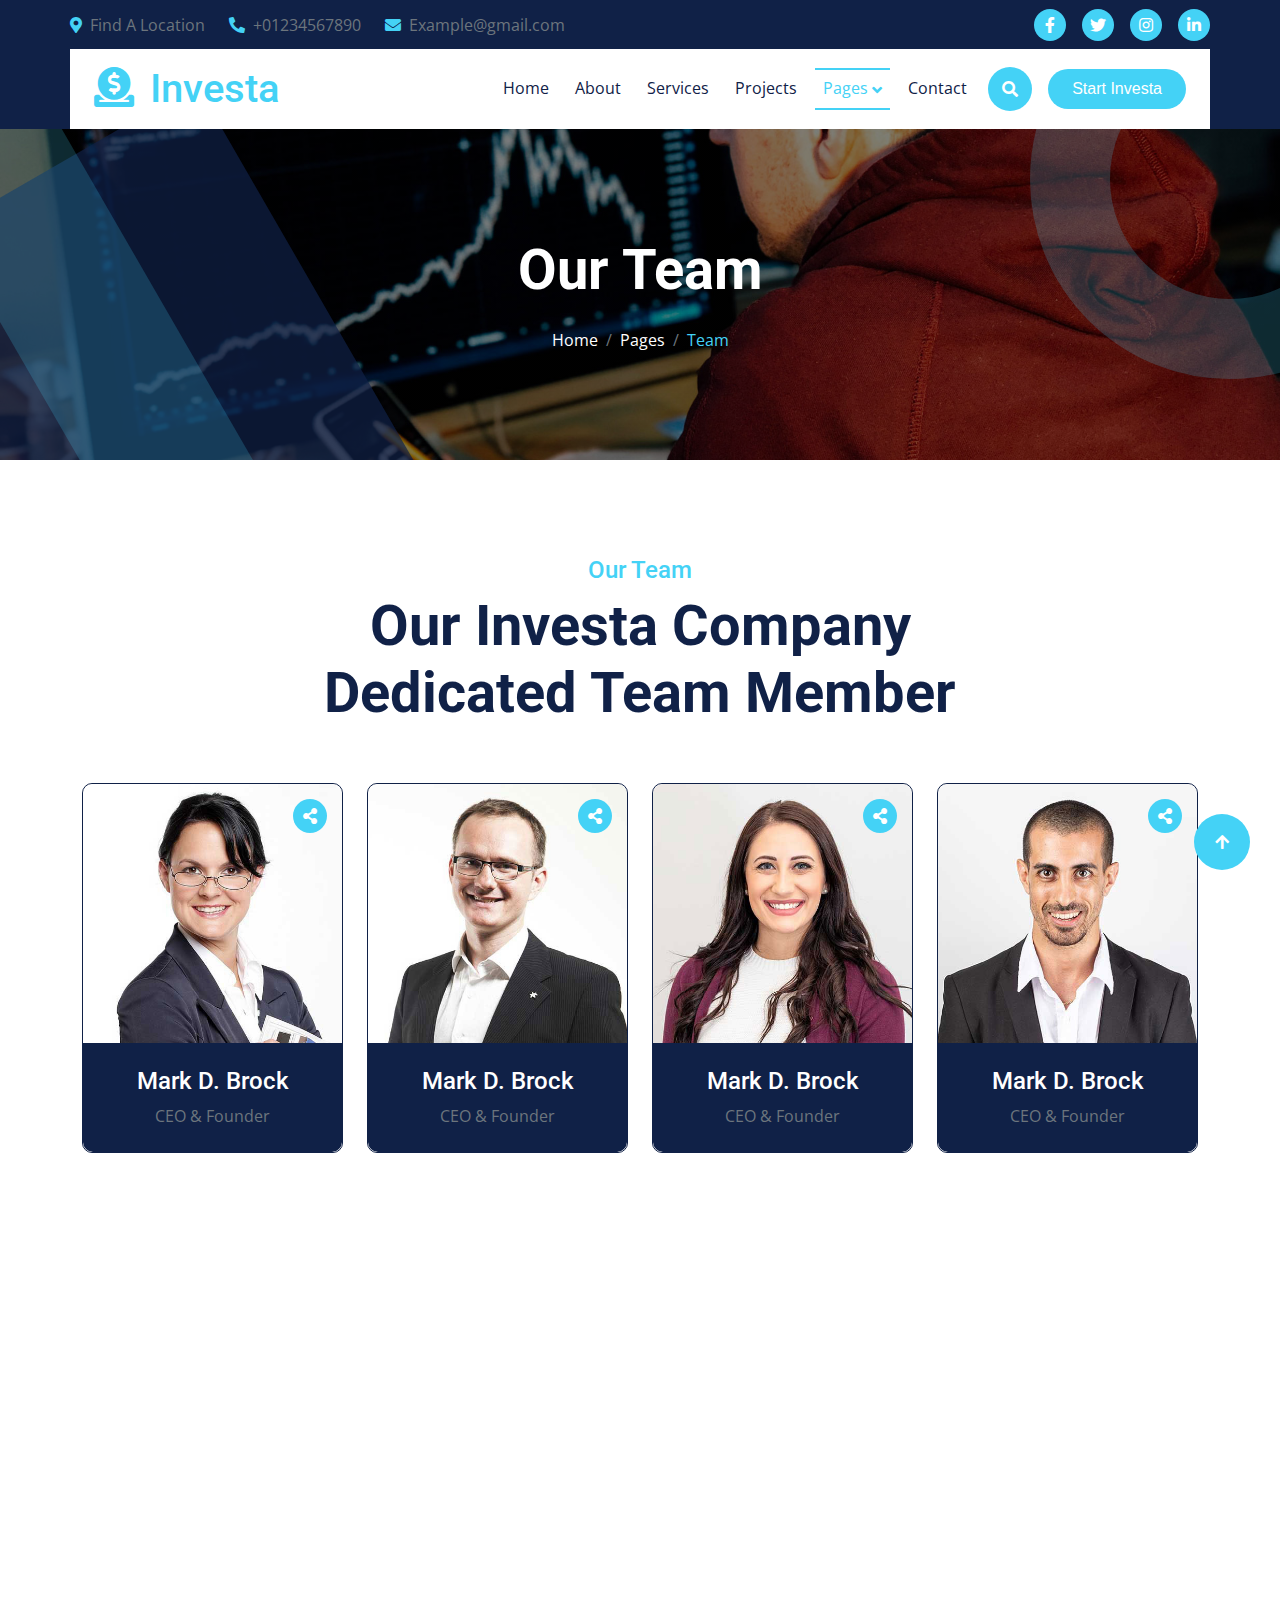
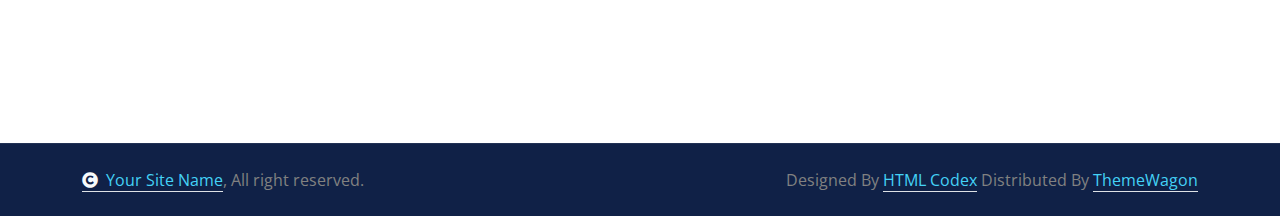
<file: team.html>
<!DOCTYPE html>
<html lang="en">

    <head>
        <meta charset="utf-8">
        <title>Investa - Investment Website Template</title>
        <meta content="width=device-width, initial-scale=1.0" name="viewport">
        <meta content="" name="keywords">
        <meta content="" name="description">

        <!-- Google Web Fonts -->
        <link rel="preconnect" href="https://fonts.googleapis.com">
        <link rel="preconnect" href="https://fonts.gstatic.com" crossorigin>
        <link href="https://fonts.googleapis.com/css2?family=Open+Sans:wght@400;500;600;700&family=Roboto:wght@400;500;700&display=swap" rel="stylesheet"> 

        <!-- Icon Font Stylesheet -->
        <link rel="stylesheet" href="https://use.fontawesome.com/releases/v5.15.4/css/all.css"/>
        <link href="https://cdn.jsdelivr.net/npm/bootstrap-icons@1.4.1/font/bootstrap-icons.css" rel="stylesheet">

        <!-- Libraries Stylesheet -->
        <link rel="stylesheet" href="https://cdnjs.cloudflare.com/ajax/libs/animate.css/4.1.1/animate.min.css"/>
        <link href="lib/animate/animate.min.css" rel="stylesheet">
        <link href="lib/owlcarousel/assets/owl.carousel.min.css" rel="stylesheet">
        <link href="lib/lightbox/css/lightbox.min.css" rel="stylesheet">


        <!-- Customized Bootstrap Stylesheet -->
        <link href="css/bootstrap.min.css" rel="stylesheet">

        <!-- Template Stylesheet -->
        <link href="css/style.css" rel="stylesheet">
    </head>

    <body>

        <!-- Spinner Start -->
        <div id="spinner" class="show bg-white position-fixed translate-middle w-100 vh-100 top-50 start-50 d-flex align-items-center justify-content-center">
            <div class="spinner-border text-primary" style="width: 3rem; height: 3rem;" role="status">
                <span class="sr-only">Loading...</span>
            </div>
        </div>
        <!-- Spinner End -->


        <!-- Topbar Start -->
        <div class="container-fluid topbar px-0 d-none d-lg-block">
            <div class="container px-0">
                <div class="row gx-0 align-items-center" style="height: 45px;">
                    <div class="col-lg-8 text-center text-lg-start mb-lg-0">
                        <div class="d-flex flex-wrap">
                            <a href="#" class="text-muted me-4"><i class="fas fa-map-marker-alt text-primary me-2"></i>Find A Location</a>
                            <a href="#" class="text-muted me-4"><i class="fas fa-phone-alt text-primary me-2"></i>+01234567890</a>
                            <a href="#" class="text-muted me-0"><i class="fas fa-envelope text-primary me-2"></i>Example@gmail.com</a>
                        </div>
                    </div>
                    <div class="col-lg-4 text-center text-lg-end">
                        <div class="d-flex align-items-center justify-content-end">
                            <a href="#" class="btn btn-primary btn-square rounded-circle nav-fill me-3"><i class="fab fa-facebook-f text-white"></i></a>
                            <a href="#" class="btn btn-primary btn-square rounded-circle nav-fill me-3"><i class="fab fa-twitter text-white"></i></a>
                            <a href="#" class="btn btn-primary btn-square rounded-circle nav-fill me-3"><i class="fab fa-instagram text-white"></i></a>
                            <a href="#" class="btn btn-primary btn-square rounded-circle nav-fill me-0"><i class="fab fa-linkedin-in text-white"></i></a>
                        </div>
                    </div>
                </div>
            </div>
        </div>
        <!-- Topbar End -->


        <!-- Navbar & Hero Start -->
        <div class="container-fluid sticky-top px-0">
            <div class="position-absolute bg-dark" style="left: 0; top: 0; width: 100%; height: 100%;">
            </div>
            <div class="container px-0">
                <nav class="navbar navbar-expand-lg navbar-dark bg-white py-3 px-4">
                    <a href="index.html" class="navbar-brand p-0">
                        <h1 class="text-primary m-0"><i class="fas fa-donate me-3"></i>Investa</h1>
                        <!-- <img src="img/logo.png" alt="Logo"> -->
                    </a>
                    <button class="navbar-toggler" type="button" data-bs-toggle="collapse" data-bs-target="#navbarCollapse">
                        <span class="fa fa-bars"></span>
                    </button>
                    <div class="collapse navbar-collapse" id="navbarCollapse">
                        <div class="navbar-nav ms-auto py-0">
                            <a href="index.html" class="nav-item nav-link">Home</a>
                            <a href="about.html" class="nav-item nav-link">About</a>
                            <a href="service.html" class="nav-item nav-link">Services</a>
                            <a href="project.html" class="nav-item nav-link">Projects</a>
                            <div class="nav-item dropdown active">
                                <a href="#" class="nav-link dropdown-toggle active" data-bs-toggle="dropdown">Pages</a>
                                <div class="dropdown-menu m-0">
                                    <a href="blog.html" class="dropdown-item">Our Blog</a>
                                    <a href="team.html" class="dropdown-item active">Our Team</a>
                                    <a href="testimonial.html" class="dropdown-item">Testimonial</a>
                                    <a href="faqs.html" class="dropdown-item">FAQs</a>
                                    <a href="404.html" class="dropdown-item">404 Page</a>
                                </div>
                            </div>
                            <a href="contact.html" class="nav-item nav-link">Contact</a>
                        </div>
                        <div class="d-flex align-items-center flex-nowrap pt-xl-0">
                            <button class="btn btn-primary btn-md-square mx-2" data-bs-toggle="modal" data-bs-target="#searchModal"><i class="fas fa-search"></i></button>
                            <a href="#" class="btn btn-primary rounded-pill text-white py-2 px-4 ms-2 flex-wrap flex-sm-shrink-0">Start Investa</a>
                        </div>
                    </div>
                </nav>
            </div>
        </div>
        <!-- Navbar & Hero End -->

        <!-- Modal Search Start -->
        <div class="modal fade" id="searchModal" tabindex="-1" aria-labelledby="exampleModalLabel" aria-hidden="true">
            <div class="modal-dialog modal-fullscreen">
                <div class="modal-content rounded-0">
                    <div class="modal-header">
                        <h4 class="modal-title mb-0" id="exampleModalLabel">Search by keyword</h4>
                        <button type="button" class="btn-close" data-bs-dismiss="modal" aria-label="Close"></button>
                    </div>
                    <div class="modal-body d-flex align-items-center">
                        <div class="input-group w-75 mx-auto d-flex">
                            <input type="search" class="form-control p-3" placeholder="keywords" aria-describedby="search-icon-1">
                            <span id="search-icon-1" class="input-group-text p-3"><i class="fa fa-search"></i></span>
                        </div>
                    </div>
                </div>
            </div>
        </div>
        <!-- Modal Search End -->

        <!-- Header Start -->
        <div class="container-fluid bg-breadcrumb">
            <div class="bg-breadcrumb-single"></div>
            <div class="container text-center py-5" style="max-width: 900px;">
                <h4 class="text-white display-4 mb-4 wow fadeInDown" data-wow-delay="0.1s">Our Team</h4>
                <ol class="breadcrumb justify-content-center mb-0 wow fadeInDown" data-wow-delay="0.3s">
                    <li class="breadcrumb-item"><a href="index.html">Home</a></li>
                    <li class="breadcrumb-item"><a href="#">Pages</a></li>
                    <li class="breadcrumb-item active text-primary">Team</li>
                </ol>    
            </div>
        </div>
        <!-- Header End -->

        <!-- Team Start -->
        <div class="container-fluid team py-5">
            <div class="container py-5">
                <div class="text-center mx-auto pb-5 wow fadeInUp" data-wow-delay="0.1s" style="max-width: 800px;">
                    <h4 class="text-primary">Our Team</h4>
                    <h1 class="display-4">Our Investa Company Dedicated Team Member</h1>
                </div>
                <div class="row g-4 justify-content-center">
                    <div class="col-sm-6 col-md-6 col-lg-4 col-xl-3 wow fadeInUp" data-wow-delay="0.1s">
                        <div class="team-item rounded">
                            <div class="team-img">
                                <img src="img/team-1.jpg" class="img-fluid w-100 rounded-top" alt="Image">
                                <div class="team-icon">
                                    <a class="btn btn-primary btn-sm-square text-white rounded-circle mb-3" href=""><i class="fas fa-share-alt"></i></a>
                                    <div class="team-icon-share">
                                        <a class="btn btn-primary btn-sm-square text-white rounded-circle mb-3" href=""><i class="fab fa-facebook-f"></i></a>
                                        <a class="btn btn-primary btn-sm-square text-white rounded-circle mb-3" href=""><i class="fab fa-twitter"></i></a>
                                        <a class="btn btn-primary btn-sm-square text-white rounded-circle mb-0" href=""><i class="fab fa-instagram"></i></a>
                                    </div>
                                </div>
                            </div>
                            <div class="team-content bg-dark text-center rounded-bottom p-4">
                                <div class="team-content-inner rounded-bottom">
                                    <h4 class="text-white">Mark D. Brock</h4>
                                    <p class="text-muted mb-0">CEO & Founder</p>
                                </div>
                            </div>
                        </div>
                    </div>
                    <div class="col-sm-6 col-md-6 col-lg-4 col-xl-3 wow fadeInUp" data-wow-delay="0.3s">
                        <div class="team-item rounded">
                            <div class="team-img">
                                <img src="img/team-2.jpg" class="img-fluid w-100 rounded-top" alt="Image">
                                <div class="team-icon">
                                    <a class="btn btn-primary btn-sm-square text-white rounded-circle mb-3" href=""><i class="fas fa-share-alt"></i></a>
                                    <div class="team-icon-share">
                                        <a class="btn btn-primary btn-sm-square text-white rounded-circle mb-3" href=""><i class="fab fa-facebook-f"></i></a>
                                        <a class="btn btn-primary btn-sm-square text-white rounded-circle mb-3" href=""><i class="fab fa-twitter"></i></a>
                                        <a class="btn btn-primary btn-sm-square text-white rounded-circle mb-0" href=""><i class="fab fa-instagram"></i></a>
                                    </div>
                                </div>
                            </div>
                            <div class="team-content bg-dark text-center rounded-bottom p-4">
                                <div class="team-content-inner rounded-bottom">
                                    <h4 class="text-white">Mark D. Brock</h4>
                                    <p class="text-muted mb-0">CEO & Founder</p>
                                </div>
                            </div>
                        </div>
                    </div>
                    <div class="col-sm-6 col-md-6 col-lg-4 col-xl-3 wow fadeInUp" data-wow-delay="0.5s">
                        <div class="team-item rounded">
                            <div class="team-img">
                                <img src="img/team-3.jpg" class="img-fluid w-100 rounded-top" alt="Image">
                                <div class="team-icon">
                                    <a class="btn btn-primary btn-sm-square text-white rounded-circle mb-3" href=""><i class="fas fa-share-alt"></i></a>
                                    <div class="team-icon-share">
                                        <a class="btn btn-primary btn-sm-square text-white rounded-circle mb-3" href=""><i class="fab fa-facebook-f"></i></a>
                                        <a class="btn btn-primary btn-sm-square text-white rounded-circle mb-3" href=""><i class="fab fa-twitter"></i></a>
                                        <a class="btn btn-primary btn-sm-square text-white rounded-circle mb-0" href=""><i class="fab fa-instagram"></i></a>
                                    </div>
                                </div>
                            </div>
                            <div class="team-content bg-dark text-center rounded-bottom p-4">
                                <div class="team-content-inner rounded-bottom">
                                    <h4 class="text-white">Mark D. Brock</h4>
                                    <p class="text-muted mb-0">CEO & Founder</p>
                                </div>
                            </div>
                        </div>
                    </div>
                    <div class="col-sm-6 col-md-6 col-lg-4 col-xl-3 wow fadeInUp" data-wow-delay="0.7s">
                        <div class="team-item rounded">
                            <div class="team-img">
                                <img src="img/team-4.jpg" class="img-fluid w-100 rounded-top" alt="Image">
                                <div class="team-icon">
                                    <a class="btn btn-primary btn-sm-square text-white rounded-circle mb-3" href=""><i class="fas fa-share-alt"></i></a>
                                    <div class="team-icon-share">
                                        <a class="btn btn-primary btn-sm-square text-white rounded-circle mb-3" href=""><i class="fab fa-facebook-f"></i></a>
                                        <a class="btn btn-primary btn-sm-square text-white rounded-circle mb-3" href=""><i class="fab fa-twitter"></i></a>
                                        <a class="btn btn-primary btn-sm-square text-white rounded-circle mb-0" href=""><i class="fab fa-instagram"></i></a>
                                    </div>
                                </div>
                            </div>
                            <div class="team-content bg-dark text-center rounded-bottom p-4">
                                <div class="team-content-inner rounded-bottom">
                                    <h4 class="text-white">Mark D. Brock</h4>
                                    <p class="text-muted mb-0">CEO & Founder</p>
                                </div>
                            </div>
                        </div>
                    </div>
                </div>
            </div>
        </div>
        <!-- Team End -->

        <!-- Footer Start -->
        <div class="container-fluid footer py-5 wow fadeIn" data-wow-delay="0.2s">
            <div class="container py-5">
                <div class="row g-5">
                    <div class="col-md-6 col-lg-6 col-xl-3">
                        <div class="footer-item d-flex flex-column">
                            <div class="footer-item">
                                <h4 class="text-white mb-4">Newsletter</h4>
                                <p class="mb-3">Dolor amet sit justo amet elitr clita ipsum elitr est.Lorem ipsum dolor sit amet, consectetur adipiscing elit consectetur adipiscing elit.</p>
                                <div class="position-relative mx-auto rounded-pill">
                                    <input class="form-control rounded-pill w-100 py-3 ps-4 pe-5" type="text" placeholder="Enter your email">
                                    <button type="button" class="btn btn-primary rounded-pill position-absolute top-0 end-0 py-2 mt-2 me-2">SignUp</button>
                                </div>
                            </div>
                        </div>
                    </div>
                    <div class="col-md-6 col-lg-6 col-xl-3">
                        <div class="footer-item d-flex flex-column">
                            <h4 class="text-white mb-4">Explore</h4>
                            <a href="#"><i class="fas fa-angle-right me-2"></i> Home</a>
                            <a href="#"><i class="fas fa-angle-right me-2"></i> Services</a>
                            <a href="#"><i class="fas fa-angle-right me-2"></i> About Us</a>
                            <a href="#"><i class="fas fa-angle-right me-2"></i> Latest Projects</a>
                            <a href="#"><i class="fas fa-angle-right me-2"></i> testimonial</a>
                            <a href="#"><i class="fas fa-angle-right me-2"></i> Our Team</a>
                            <a href="#"><i class="fas fa-angle-right me-2"></i> Contact Us</a>
                        </div>
                    </div>
                    <div class="col-md-6 col-lg-6 col-xl-3">
                        <div class="footer-item d-flex flex-column">
                            <h4 class="text-white mb-4">Contact Info</h4>
                            <a href=""><i class="fa fa-map-marker-alt me-2"></i> 123 Street, New York, USA</a>
                            <a href=""><i class="fas fa-envelope me-2"></i> info@example.com</a>
                            <a href=""><i class="fas fa-envelope me-2"></i> info@example.com</a>
                            <a href=""><i class="fas fa-phone me-2"></i> +012 345 67890</a>
                            <a href="" class="mb-3"><i class="fas fa-print me-2"></i> +012 345 67890</a>
                            <div class="d-flex align-items-center">
                                <a class="btn btn-light btn-md-square me-2" href=""><i class="fab fa-facebook-f"></i></a>
                                <a class="btn btn-light btn-md-square me-2" href=""><i class="fab fa-twitter"></i></a>
                                <a class="btn btn-light btn-md-square me-2" href=""><i class="fab fa-instagram"></i></a>
                                <a class="btn btn-light btn-md-square me-0" href=""><i class="fab fa-linkedin-in"></i></a>
                            </div>
                        </div>
                    </div>
                    <div class="col-md-6 col-lg-6 col-xl-3">
                        <div class="footer-item-post d-flex flex-column">
                            <h4 class="text-white mb-4">Popular Post</h4>
                            <div class="d-flex flex-column mb-3">
                                <p class="text-uppercase text-primary mb-2">Investment</p>
                                <a href="#" class="text-body">Revisiting Your Investment & Distribution Goals</a>
                            </div>
                            <div class="d-flex flex-column mb-3">
                                <p class="text-uppercase text-primary mb-2">Business</p>
                                <a href="#" class="text-body">Dimensional Fund Advisors Interview with Director</a>
                            </div>
                            <div class="footer-btn text-start">
                                <a href="#" class="btn btn-light rounded-pill px-4">View All Post <i class="fa fa-arrow-right ms-1"></i></a>
                            </div>
                        </div>
                    </div>
                </div>
            </div>
        </div>
        <!-- Footer End -->

        
        <!-- Copyright Start -->
        <div class="container-fluid copyright py-4">
            <div class="container">
                <div class="row g-4 align-items-center">
                    <div class="col-md-6 text-center text-md-start mb-md-0">
                        <span class="text-body"><a href="#" class="border-bottom text-primary"><i class="fas fa-copyright text-light me-2"></i>Your Site Name</a>, All right reserved.</span>
                    </div>
                    <div class="col-md-6 text-center text-md-end text-body">
                        <!--/*** This template is free as long as you keep the below author’s credit link/attribution link/backlink. ***/-->
                        <!--/*** If you'd like to use the template without the below author’s credit link/attribution link/backlink, ***/-->
                        <!--/*** you can purchase the Credit Removal License from "https://htmlcodex.com/credit-removal". ***/-->
                        Designed By <a class="border-bottom text-primary" href="https://htmlcodex.com">HTML Codex</a> Distributed By <a class="border-bottom text-primary" href="https://themewagon.com">ThemeWagon</a>
                    </div>
                </div>
            </div>
        </div>
        <!-- Copyright End -->


        <!-- Back to Top -->
        <a href="#" class="btn btn-primary btn-lg-square back-to-top"><i class="fa fa-arrow-up"></i></a>   

        
    <!-- JavaScript Libraries -->
    <script src="https://ajax.googleapis.com/ajax/libs/jquery/3.6.4/jquery.min.js"></script>
    <script src="https://cdn.jsdelivr.net/npm/bootstrap@5.0.0/dist/js/bootstrap.bundle.min.js"></script>
    <script src="lib/wow/wow.min.js"></script>
    <script src="lib/easing/easing.min.js"></script>
    <script src="lib/waypoints/waypoints.min.js"></script>
    <script src="lib/counterup/counterup.min.js"></script>
    <script src="lib/owlcarousel/owl.carousel.min.js"></script>
    <script src="lib/lightbox/js/lightbox.min.js"></script>
    

    <!-- Template Javascript -->
    <script src="js/main.js"></script>
    </body>

</html>
</file>
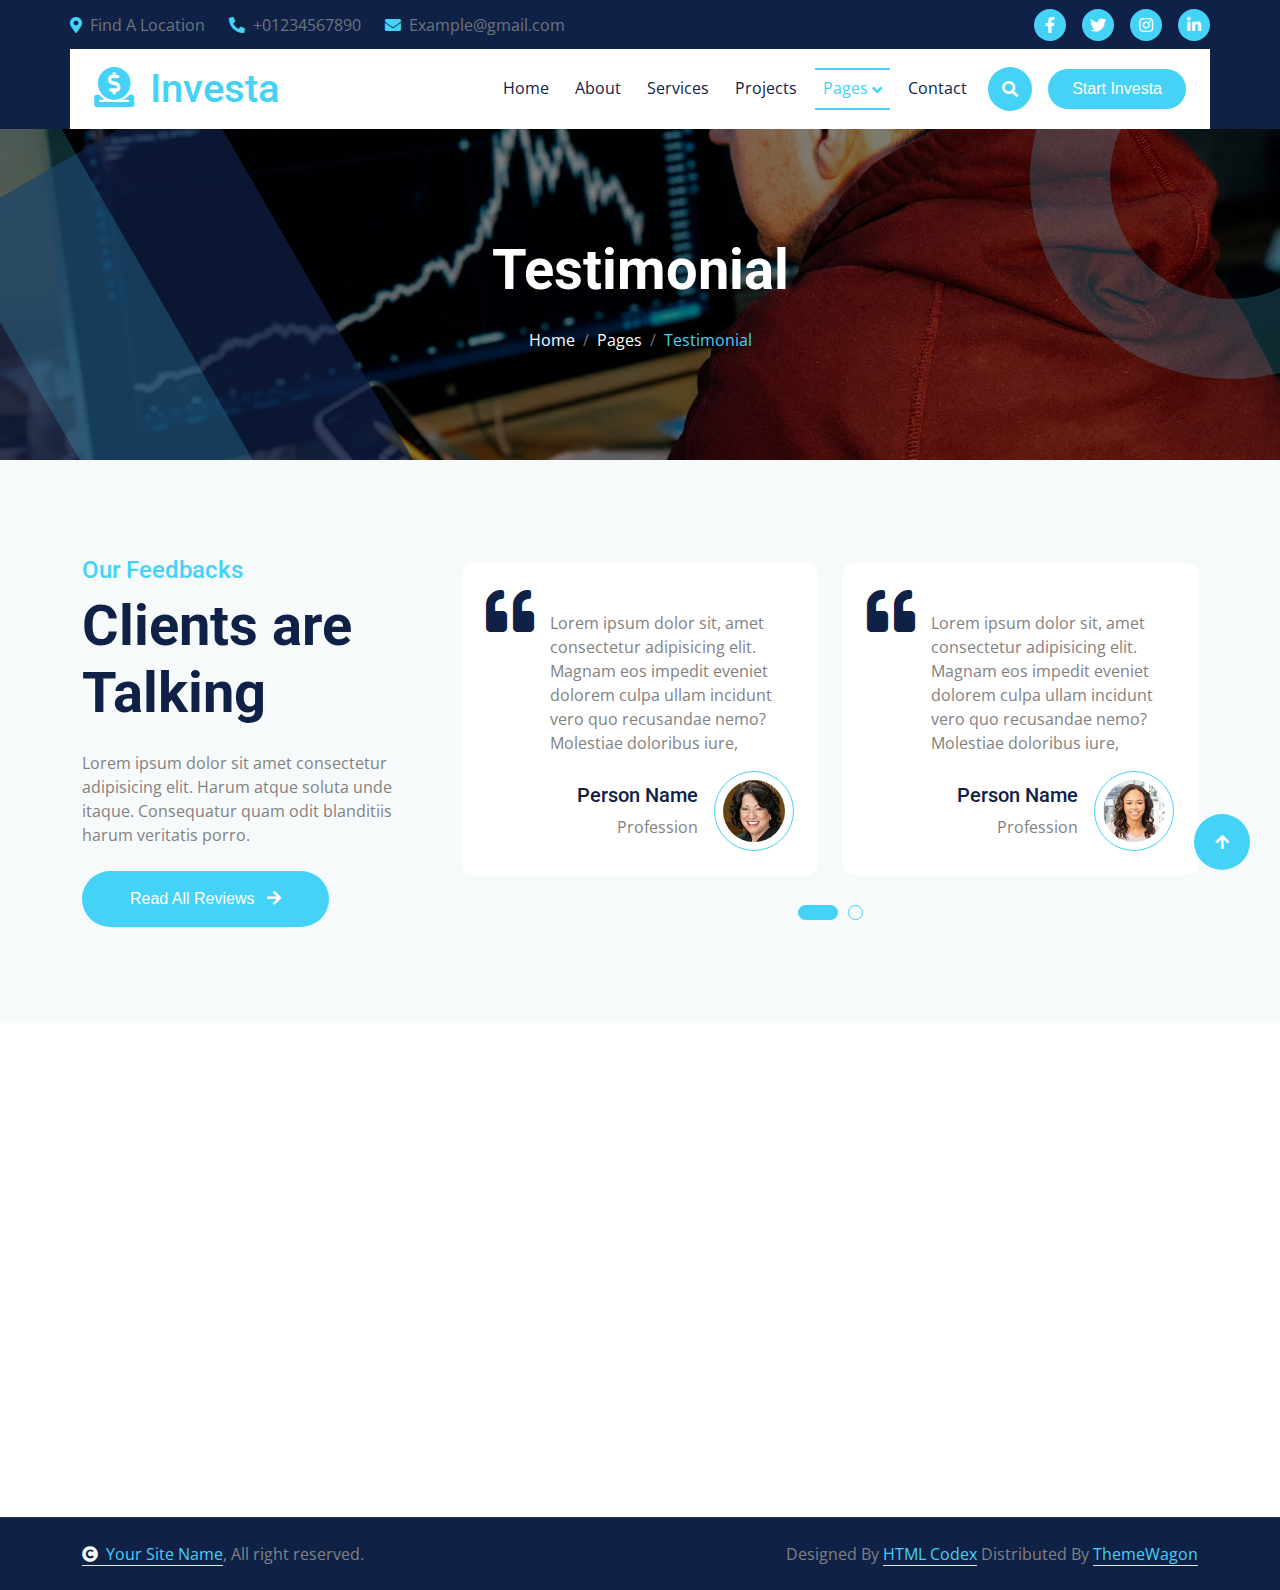
<file: testimonial.html>
<!DOCTYPE html>
<html lang="en">

    <head>
        <meta charset="utf-8">
        <title>Investa - Investment Website Template</title>
        <meta content="width=device-width, initial-scale=1.0" name="viewport">
        <meta content="" name="keywords">
        <meta content="" name="description">

        <!-- Google Web Fonts -->
        <link rel="preconnect" href="https://fonts.googleapis.com">
        <link rel="preconnect" href="https://fonts.gstatic.com" crossorigin>
        <link href="https://fonts.googleapis.com/css2?family=Open+Sans:wght@400;500;600;700&family=Roboto:wght@400;500;700&display=swap" rel="stylesheet"> 

        <!-- Icon Font Stylesheet -->
        <link rel="stylesheet" href="https://use.fontawesome.com/releases/v5.15.4/css/all.css"/>
        <link href="https://cdn.jsdelivr.net/npm/bootstrap-icons@1.4.1/font/bootstrap-icons.css" rel="stylesheet">

        <!-- Libraries Stylesheet -->
        <link rel="stylesheet" href="https://cdnjs.cloudflare.com/ajax/libs/animate.css/4.1.1/animate.min.css"/>
        <link href="lib/animate/animate.min.css" rel="stylesheet">
        <link href="lib/owlcarousel/assets/owl.carousel.min.css" rel="stylesheet">
        <link href="lib/lightbox/css/lightbox.min.css" rel="stylesheet">


        <!-- Customized Bootstrap Stylesheet -->
        <link href="css/bootstrap.min.css" rel="stylesheet">

        <!-- Template Stylesheet -->
        <link href="css/style.css" rel="stylesheet">
    </head>

    <body>

        <!-- Spinner Start -->
        <div id="spinner" class="show bg-white position-fixed translate-middle w-100 vh-100 top-50 start-50 d-flex align-items-center justify-content-center">
            <div class="spinner-border text-primary" style="width: 3rem; height: 3rem;" role="status">
                <span class="sr-only">Loading...</span>
            </div>
        </div>
        <!-- Spinner End -->


        <!-- Topbar Start -->
        <div class="container-fluid topbar px-0 d-none d-lg-block">
            <div class="container px-0">
                <div class="row gx-0 align-items-center" style="height: 45px;">
                    <div class="col-lg-8 text-center text-lg-start mb-lg-0">
                        <div class="d-flex flex-wrap">
                            <a href="#" class="text-muted me-4"><i class="fas fa-map-marker-alt text-primary me-2"></i>Find A Location</a>
                            <a href="#" class="text-muted me-4"><i class="fas fa-phone-alt text-primary me-2"></i>+01234567890</a>
                            <a href="#" class="text-muted me-0"><i class="fas fa-envelope text-primary me-2"></i>Example@gmail.com</a>
                        </div>
                    </div>
                    <div class="col-lg-4 text-center text-lg-end">
                        <div class="d-flex align-items-center justify-content-end">
                            <a href="#" class="btn btn-primary btn-square rounded-circle nav-fill me-3"><i class="fab fa-facebook-f text-white"></i></a>
                            <a href="#" class="btn btn-primary btn-square rounded-circle nav-fill me-3"><i class="fab fa-twitter text-white"></i></a>
                            <a href="#" class="btn btn-primary btn-square rounded-circle nav-fill me-3"><i class="fab fa-instagram text-white"></i></a>
                            <a href="#" class="btn btn-primary btn-square rounded-circle nav-fill me-0"><i class="fab fa-linkedin-in text-white"></i></a>
                        </div>
                    </div>
                </div>
            </div>
        </div>
        <!-- Topbar End -->


        <!-- Navbar & Hero Start -->
        <div class="container-fluid sticky-top px-0">
            <div class="position-absolute bg-dark" style="left: 0; top: 0; width: 100%; height: 100%;">
            </div>
            <div class="container px-0">
                <nav class="navbar navbar-expand-lg navbar-dark bg-white py-3 px-4">
                    <a href="index.html" class="navbar-brand p-0">
                        <h1 class="text-primary m-0"><i class="fas fa-donate me-3"></i>Investa</h1>
                        <!-- <img src="img/logo.png" alt="Logo"> -->
                    </a>
                    <button class="navbar-toggler" type="button" data-bs-toggle="collapse" data-bs-target="#navbarCollapse">
                        <span class="fa fa-bars"></span>
                    </button>
                    <div class="collapse navbar-collapse" id="navbarCollapse">
                        <div class="navbar-nav ms-auto py-0">
                            <a href="index.html" class="nav-item nav-link">Home</a>
                            <a href="about.html" class="nav-item nav-link">About</a>
                            <a href="service.html" class="nav-item nav-link">Services</a>
                            <a href="project.html" class="nav-item nav-link">Projects</a>
                            <div class="nav-item dropdown active">
                                <a href="#" class="nav-link dropdown-toggle active" data-bs-toggle="dropdown">Pages</a>
                                <div class="dropdown-menu m-0">
                                    <a href="blog.html" class="dropdown-item">Our Blog</a>
                                    <a href="team.html" class="dropdown-item">Our Team</a>
                                    <a href="testimonial.html" class="dropdown-item active">Testimonial</a>
                                    <a href="faqs.html" class="dropdown-item">FAQs</a>
                                    <a href="404.html" class="dropdown-item">404 Page</a>
                                </div>
                            </div>
                            <a href="contact.html" class="nav-item nav-link">Contact</a>
                        </div>
                        <div class="d-flex align-items-center flex-nowrap pt-xl-0">
                            <button class="btn btn-primary btn-md-square mx-2" data-bs-toggle="modal" data-bs-target="#searchModal"><i class="fas fa-search"></i></button>
                            <a href="#" class="btn btn-primary rounded-pill text-white py-2 px-4 ms-2 flex-wrap flex-sm-shrink-0">Start Investa</a>
                        </div>
                    </div>
                </nav>
            </div>
        </div>
        <!-- Navbar & Hero End -->

        <!-- Modal Search Start -->
        <div class="modal fade" id="searchModal" tabindex="-1" aria-labelledby="exampleModalLabel" aria-hidden="true">
            <div class="modal-dialog modal-fullscreen">
                <div class="modal-content rounded-0">
                    <div class="modal-header">
                        <h4 class="modal-title mb-0" id="exampleModalLabel">Search by keyword</h4>
                        <button type="button" class="btn-close" data-bs-dismiss="modal" aria-label="Close"></button>
                    </div>
                    <div class="modal-body d-flex align-items-center">
                        <div class="input-group w-75 mx-auto d-flex">
                            <input type="search" class="form-control p-3" placeholder="keywords" aria-describedby="search-icon-1">
                            <span id="search-icon-1" class="input-group-text p-3"><i class="fa fa-search"></i></span>
                        </div>
                    </div>
                </div>
            </div>
        </div>
        <!-- Modal Search End -->

        <!-- Header Start -->
        <div class="container-fluid bg-breadcrumb">
            <div class="bg-breadcrumb-single"></div>
            <div class="container text-center py-5" style="max-width: 900px;">
                <h4 class="text-white display-4 mb-4 wow fadeInDown" data-wow-delay="0.1s">Testimonial</h4>
                <ol class="breadcrumb justify-content-center mb-0 wow fadeInDown" data-wow-delay="0.3s">
                    <li class="breadcrumb-item"><a href="index.html">Home</a></li>
                    <li class="breadcrumb-item"><a href="#">Pages</a></li>
                    <li class="breadcrumb-item active text-primary">Testimonial</li>
                </ol>    
            </div>
        </div>
        <!-- Header End -->

        <!-- Testimonial Start -->
        <div class="container-fluid testimonial bg-light py-5">
            <div class="container py-5">
                <div class="row g-4 align-items-center">
                    <div class="col-xl-4 wow fadeInLeft" data-wow-delay="0.1s">
                        <div class="h-100 rounded">
                            <h4 class="text-primary">Our Feedbacks</h4>
                            <h1 class="display-4 mb-4">Clients are Talking</h1>
                            <p class="mb-4">Lorem ipsum dolor sit amet consectetur adipisicing elit. Harum atque soluta unde itaque. Consequatur quam odit blanditiis harum veritatis porro.</p>
                            <a class="btn btn-primary rounded-pill text-white py-3 px-5" href="#">Read All Reviews <i class="fas fa-arrow-right ms-2"></i></a>
                        </div>
                    </div>
                    <div class="col-xl-8">
                        <div class="testimonial-carousel owl-carousel wow fadeInUp" data-wow-delay="0.1s">
                            <div class="testimonial-item bg-white rounded p-4 wow fadeInUp" data-wow-delay="0.3s">
                                <div class="d-flex">
                                    <div><i class="fas fa-quote-left fa-3x text-dark me-3"></i></div>
                                    <p class="mt-4">Lorem ipsum dolor sit, amet consectetur adipisicing elit. Magnam eos impedit eveniet dolorem culpa ullam incidunt vero quo recusandae nemo? Molestiae doloribus iure,
                                    </p>
                                </div>
                                <div class="d-flex justify-content-end">
                                    <div class="my-auto text-end">
                                        <h5>Person Name</h5>
                                        <p class="mb-0">Profession</p>
                                    </div>
                                    <div class="bg-white rounded-circle ms-3">
                                        <img src="img/testimonial-1.jpg" class="rounded-circle p-2" style="width: 80px; height: 80px; border: 1px solid; border-color: var(--bs-primary);" alt="">
                                    </div>
                                </div>
                            </div>
                            <div class="testimonial-item bg-white rounded p-4 wow fadeInUp" data-wow-delay="0.5s">
                                <div class="d-flex">
                                    <div><i class="fas fa-quote-left fa-3x text-dark me-3"></i></div>
                                    <p class="mt-4">Lorem ipsum dolor sit, amet consectetur adipisicing elit. Magnam eos impedit eveniet dolorem culpa ullam incidunt vero quo recusandae nemo? Molestiae doloribus iure,
                                    </p>
                                </div>
                                <div class="d-flex justify-content-end">
                                    <div class="my-auto text-end">
                                        <h5>Person Name</h5>
                                        <p class="mb-0">Profession</p>
                                    </div>
                                    <div class="bg-white rounded-circle ms-3">
                                        <img src="img/testimonial-2.jpg" class="rounded-circle p-2" style="width: 80px; height: 80px; border: 1px solid; border-color: var(--bs-primary);" alt="">
                                    </div>
                                </div>
                            </div>
                            <div class="testimonial-item bg-white rounded p-4 wow fadeInUp" data-wow-delay="0.7s">
                                <div class="d-flex">
                                    <div><i class="fas fa-quote-left fa-3x text-dark me-3"></i></div>
                                    <p class="mt-4">Lorem ipsum dolor sit, amet consectetur adipisicing elit. Magnam eos impedit eveniet dolorem culpa ullam incidunt vero quo recusandae nemo? Molestiae doloribus iure,
                                    </p>
                                </div>
                                <div class="d-flex justify-content-end">
                                    <div class="my-auto text-end">
                                        <h5>Person Name</h5>
                                        <p class="mb-0">Profession</p>
                                    </div>
                                    <div class="bg-white rounded-circle ms-3">
                                        <img src="img/testimonial-3.jpg" class="rounded-circle p-2" style="width: 80px; height: 80px; border: 1px solid; border-color: var(--bs-primary);" alt="">
                                    </div>
                                </div>
                            </div>
                        </div>
                    </div>
                </div>
            </div>
        </div>
        <!-- Testimonial End -->

        <!-- Footer Start -->
        <div class="container-fluid footer py-5 wow fadeIn" data-wow-delay="0.2s">
            <div class="container py-5">
                <div class="row g-5">
                    <div class="col-md-6 col-lg-6 col-xl-3">
                        <div class="footer-item d-flex flex-column">
                            <div class="footer-item">
                                <h4 class="text-white mb-4">Newsletter</h4>
                                <p class="mb-3">Dolor amet sit justo amet elitr clita ipsum elitr est.Lorem ipsum dolor sit amet, consectetur adipiscing elit consectetur adipiscing elit.</p>
                                <div class="position-relative mx-auto rounded-pill">
                                    <input class="form-control rounded-pill w-100 py-3 ps-4 pe-5" type="text" placeholder="Enter your email">
                                    <button type="button" class="btn btn-primary rounded-pill position-absolute top-0 end-0 py-2 mt-2 me-2">SignUp</button>
                                </div>
                            </div>
                        </div>
                    </div>
                    <div class="col-md-6 col-lg-6 col-xl-3">
                        <div class="footer-item d-flex flex-column">
                            <h4 class="text-white mb-4">Explore</h4>
                            <a href="#"><i class="fas fa-angle-right me-2"></i> Home</a>
                            <a href="#"><i class="fas fa-angle-right me-2"></i> Services</a>
                            <a href="#"><i class="fas fa-angle-right me-2"></i> About Us</a>
                            <a href="#"><i class="fas fa-angle-right me-2"></i> Latest Projects</a>
                            <a href="#"><i class="fas fa-angle-right me-2"></i> testimonial</a>
                            <a href="#"><i class="fas fa-angle-right me-2"></i> Our Team</a>
                            <a href="#"><i class="fas fa-angle-right me-2"></i> Contact Us</a>
                        </div>
                    </div>
                    <div class="col-md-6 col-lg-6 col-xl-3">
                        <div class="footer-item d-flex flex-column">
                            <h4 class="text-white mb-4">Contact Info</h4>
                            <a href=""><i class="fa fa-map-marker-alt me-2"></i> 123 Street, New York, USA</a>
                            <a href=""><i class="fas fa-envelope me-2"></i> info@example.com</a>
                            <a href=""><i class="fas fa-envelope me-2"></i> info@example.com</a>
                            <a href=""><i class="fas fa-phone me-2"></i> +012 345 67890</a>
                            <a href="" class="mb-3"><i class="fas fa-print me-2"></i> +012 345 67890</a>
                            <div class="d-flex align-items-center">
                                <a class="btn btn-light btn-md-square me-2" href=""><i class="fab fa-facebook-f"></i></a>
                                <a class="btn btn-light btn-md-square me-2" href=""><i class="fab fa-twitter"></i></a>
                                <a class="btn btn-light btn-md-square me-2" href=""><i class="fab fa-instagram"></i></a>
                                <a class="btn btn-light btn-md-square me-0" href=""><i class="fab fa-linkedin-in"></i></a>
                            </div>
                        </div>
                    </div>
                    <div class="col-md-6 col-lg-6 col-xl-3">
                        <div class="footer-item-post d-flex flex-column">
                            <h4 class="text-white mb-4">Popular Post</h4>
                            <div class="d-flex flex-column mb-3">
                                <p class="text-uppercase text-primary mb-2">Investment</p>
                                <a href="#" class="text-body">Revisiting Your Investment & Distribution Goals</a>
                            </div>
                            <div class="d-flex flex-column mb-3">
                                <p class="text-uppercase text-primary mb-2">Business</p>
                                <a href="#" class="text-body">Dimensional Fund Advisors Interview with Director</a>
                            </div>
                            <div class="footer-btn text-start">
                                <a href="#" class="btn btn-light rounded-pill px-4">View All Post <i class="fa fa-arrow-right ms-1"></i></a>
                            </div>
                        </div>
                    </div>
                </div>
            </div>
        </div>
        <!-- Footer End -->

        
        <!-- Copyright Start -->
        <div class="container-fluid copyright py-4">
            <div class="container">
                <div class="row g-4 align-items-center">
                    <div class="col-md-6 text-center text-md-start mb-md-0">
                        <span class="text-body"><a href="#" class="border-bottom text-primary"><i class="fas fa-copyright text-light me-2"></i>Your Site Name</a>, All right reserved.</span>
                    </div>
                    <div class="col-md-6 text-center text-md-end text-body">
                        <!--/*** This template is free as long as you keep the below author’s credit link/attribution link/backlink. ***/-->
                        <!--/*** If you'd like to use the template without the below author’s credit link/attribution link/backlink, ***/-->
                        <!--/*** you can purchase the Credit Removal License from "https://htmlcodex.com/credit-removal". ***/-->
                        Designed By <a class="border-bottom text-primary" href="https://htmlcodex.com">HTML Codex</a> Distributed By <a class="border-bottom text-primary" href="https://themewagon.com">ThemeWagon</a>
                    </div>
                </div>
            </div>
        </div>
        <!-- Copyright End -->


        <!-- Back to Top -->
        <a href="#" class="btn btn-primary btn-lg-square back-to-top"><i class="fa fa-arrow-up"></i></a>   

        
    <!-- JavaScript Libraries -->
    <script src="https://ajax.googleapis.com/ajax/libs/jquery/3.6.4/jquery.min.js"></script>
    <script src="https://cdn.jsdelivr.net/npm/bootstrap@5.0.0/dist/js/bootstrap.bundle.min.js"></script>
    <script src="lib/wow/wow.min.js"></script>
    <script src="lib/easing/easing.min.js"></script>
    <script src="lib/waypoints/waypoints.min.js"></script>
    <script src="lib/counterup/counterup.min.js"></script>
    <script src="lib/owlcarousel/owl.carousel.min.js"></script>
    <script src="lib/lightbox/js/lightbox.min.js"></script>
    

    <!-- Template Javascript -->
    <script src="js/main.js"></script>
    </body>

</html>
</file>
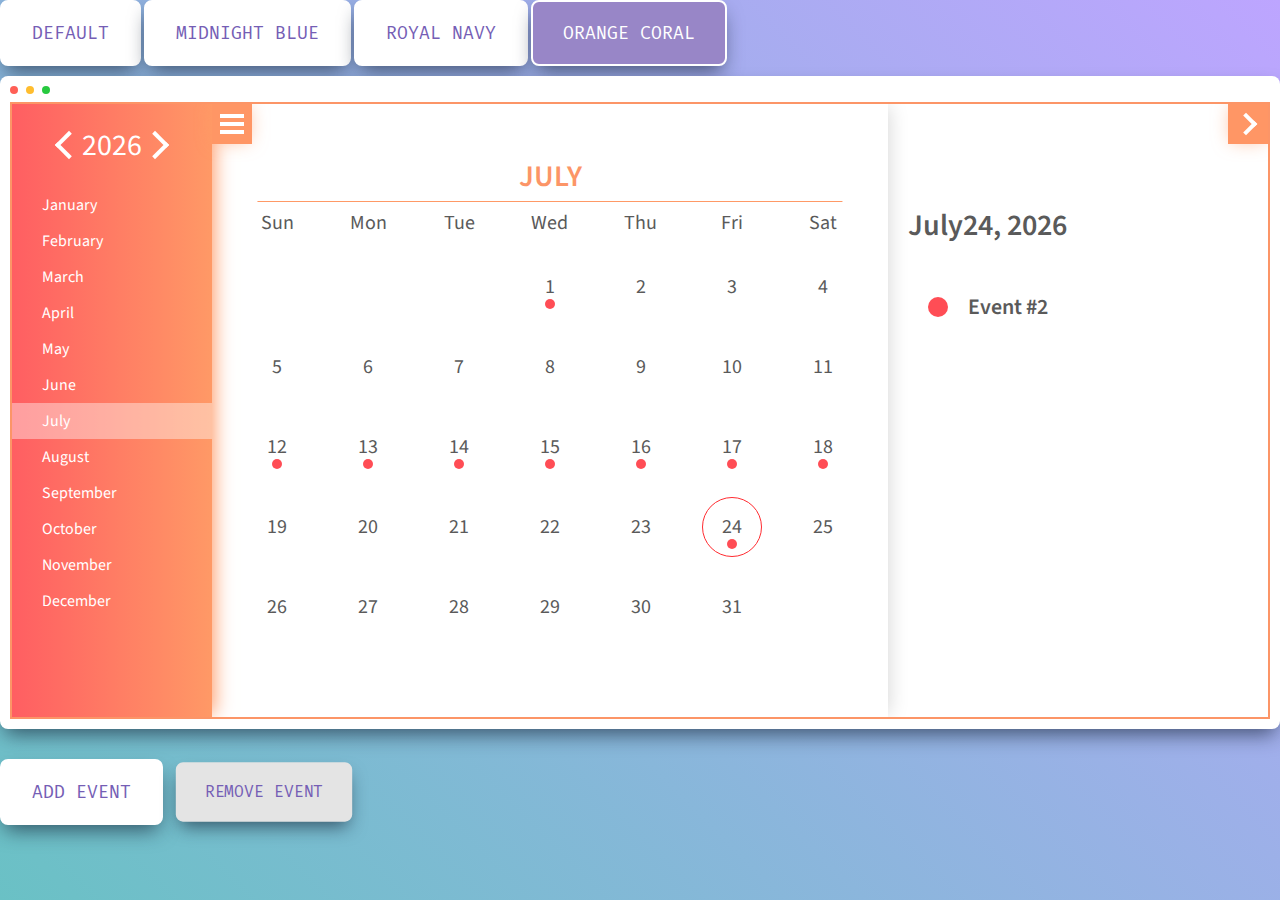
<file: evo-calendar-master/calender.html>
<!DOCTYPE html>
<html lang="en">

<head>
    <title>Evo Calendar</title>

    <meta charset="utf-8">
    <meta name="description" content="Simple Modern-looking Event Calendar Plugin">
    <meta name="keywords" content="jQuery, Plugin, Event, Calendar, EvoCalendar">
    <meta name="author" content="Edlyn Villegas">
    <meta name="viewport" content="width=device-width, initial-scale=1.0, maximum-scale=1.0, user-scalable=no">

    <link rel="icon" href="favicon.png">

    <!-- CSS -->
    <link rel="stylesheet" type="text/css" href="./evo-calendar/css/evo-calendar.min.css">
    <link rel="stylesheet" type="text/css" href="./evo-calendar/css/evo-calendar.orange-coral.min.css">
    <link rel="stylesheet" type="text/css" href="./evo-calendar/css/evo-calendar.midnight-blue.min.css">
    <link rel="stylesheet" type="text/css" href="./evo-calendar/css/evo-calendar.royal-navy.min.css">

    <link rel="stylesheet" type="text/css" href="./demo/demo.css">
    <!-- Fonts -->
    <link href="https://fonts.googleapis.com/css?family=Source+Sans+Pro&display=swap" rel="stylesheet">
    <link href="https://fonts.googleapis.com/css2?family=Pacifico&display=swap" rel="stylesheet">
    <link href="https://fonts.googleapis.com/css2?family=Fira+Mono&display=swap" rel="stylesheet">
</head>

<body>
<div class="padding">
    <button class="btn-action active" data-set-theme="Default">DEFAULT</button>
    <button class="btn-action" data-set-theme="Midnight Blue">MIDNIGHT BLUE</button>
    <button class="btn-action" data-set-theme="Royal Navy">ROYAL NAVY</button>
    <button class="btn-action" data-set-theme="Orange Coral">ORANGE CORAL</button>
    </div>
    <div class="console-log">
        <div class="log-content">
            <div class="--noshadow" id="demoEvoCalendar"></div>
        </div>
    </div>
    <div class="action-buttons">
        <button class="btn-action" id="addBtn">ADD EVENT</button>
        <button class="btn-action" id="removeBtn" disabled>REMOVE EVENT</button>
    </div>
    </div>
</body>


    <!-- jQuery -->
    <script src="https://cdn.jsdelivr.net/npm/jquery@3.4.1/dist/jquery.min.js"></script>
    <script src="./evo-calendar/js/evo-calendar.min.js"></script>
    <script src="./demo/demo.js"></script>
</body>

</html>
</file>
<file: css/style.css>
/*** Spinner Start ***/
#spinner {
    opacity: 0;
    visibility: hidden;
    transition: opacity .5s ease-out, visibility 0s linear .5s;
    z-index: 99999;
}

#spinner.show {
    transition: opacity .5s ease-out, visibility 0s linear 0s;
    visibility: visible;
    opacity: 1;
}
/*** Spinner End ***/

.back-to-top {
    position: fixed;
    right: 30px;
    bottom: 30px;
    display: flex;
    width: 45px;
    height: 45px;
    align-items: center;
    justify-content: center;
    transition: 0.5s;
    z-index: 99;
}

/*** Button Start ***/
.btn {
    font-weight: 600;
    transition: .5s;
}

.btn-square {
    width: 32px;
    height: 32px;
}

.btn-sm-square {
    width: 34px;
    height: 34px;
}

.btn-md-square {
    width: 44px;
    height: 44px;
}

.btn-lg-square {
    width: 56px;
    height: 56px;
}

.btn-xl-square {
    width: 66px;
    height: 66px;
}

.btn-square,
.btn-sm-square,
.btn-md-square,
.btn-lg-square,
.btn-xl-square {
    padding: 0;
    display: flex;
    align-items: center;
    justify-content: center;
    font-weight: normal;
    border-radius: 50%;
}

.btn.btn-primary {
    background: var(--bs-primary) !important;
    color: var(--bs-white) !important;
    font-family: 'Sentinel', sans-serif;
    border: none;
    font-weight: 400;
    transition: 0.5s;
}

.btn.btn-primary:hover {
    background: var(--bs-dark) !important;
    color: var(--bs-light) !important;
}

.btn.btn-dark {
    background: var(--bs-dark) !important;
    color: var(--bs-white) !important;
    font-family: 'Sentinel', sans-serif;
    border: none;
    font-weight: 400;
    transition: 0.5s;
}

.btn.btn-dark:hover {
    background: var(--bs-white) !important;
    color: var(--bs-dark) !important;
}

.btn.btn-light {
    background: var(--bs-primary) !important;
    color: var(--bs-white) !important;
    font-family: 'Roboto', sans-serif;
    border: none;
    font-weight: 400;
    transition: 0.5s;
}

.btn.btn-light:hover {
    background: var(--bs-white) !important;
    color: var(--bs-dark) !important;
}
/*** Topbar Start ***/
.topbar {
    padding: 2px 10px 2px 20px;
    background: var(--bs-dark) !important;
}

@media (max-width: 768px) {
    .topbar {
        display: none;    
    }
}
/*** Topbar End ***/

/*** Navbar ***/


.sticky-top,
.sticky-top .container {
    transition: 0.5s !important;
}

.navbar .navbar-nav .nav-item.nav-link,
.navbar .navbar-nav .nav-link {
    color: var(--bs-dark) !important;
}

.navbar .navbar-nav .nav-item {
    position: relative;
    margin: 0 5px !important;
    white-space: nowrap;
}

.navbar .navbar-nav .nav-item::before,
.navbar .navbar-nav .nav-item::after {
    position: absolute;
    content: "";
    width: 0;
    height: 0;
    border: 0px solid var(--bs-primary);
    transition: 0.5s;
}

.navbar .navbar-nav .nav-item::before {
    top: 0;
    left: 0;
}
.navbar .navbar-nav .nav-item::after {
    bottom: 0;
    right: 0;
}

.navbar .navbar-nav .nav-item:hover::after,
.navbar .navbar-nav .nav-item:hover::before,
.navbar .navbar-nav .nav-item.active::after,
.navbar .navbar-nav .nav-item.active::before {
    width: 100%;
    border-width: 1px;
}

.navbar .navbar-nav .nav-link:hover,
.navbar .navbar-nav .nav-link.active,
.sticky-top .navbar .navbar-nav .nav-link:hover,
.sticky-top .navbar .navbar-nav .nav-link.active {
    color: var(--bs-primary) !important;
}

.navbar .dropdown-toggle::after {
    border: none;
    content: "\f107" !important;
    font-family: "Font Awesome 5 Free";
    font-weight: 600;
    vertical-align: middle;
}

@media (min-width: 1200px) {
    .navbar .nav-item .dropdown-menu {
        display: block;
        visibility: hidden;
        top: 100%;
        transform: rotateX(-75deg);
        transform-origin: 0% 0%;
        border: 0;
        border-radius: 10px;
        margin-top: 20px !important;
        transition: .5s;
        opacity: 0;
        z-index: 9;
    }
}

@media (max-width: 1200px) {
    .navbar .nav-item .dropdown-menu {
        margin-top: 15px !important;
        transition: 0.5s;
    }
}

@media (max-width: 991px) {
    .navbar .navbar-nav .nav-item.nav-link {
        margin: 15px 0 !important;
    }

}

.dropdown .dropdown-menu a:hover {
    background: var(--bs-primary) !important;
    color: var(--bs-white);
}

.navbar .nav-item:hover .dropdown-menu {
    transform: rotateX(0deg);
    visibility: visible;
    background: var(--bs-light) !important;
    margin-top: 20px !important;
    transition: .5s;
    opacity: 1;
}

.navbar .navbar-toggler {
    padding: 8px 15px;
    color: var(--bs-dark);
    background: var(--bs-primary);
}

#searchModal .modal-content {
    background: rgba(250, 250, 250, .6);
}
/*** Navbar End ***/

/*** Carousel Header Start ***/
.header-carousel .header-carousel-item {
    position: relative;
    overflow: hidden;
    z-index: 1;
}

.owl-prev,
.owl-next {
    position: absolute;
    width: 60px;
    height: 60px;
    top: 50%;
    transform: translateY(-50%);
    padding: 20px 20px;
    border-radius: 40px;
    background: var(--bs-primary);
    color: var(--bs-white);
    display: flex;
    align-items: center;
    justify-content: center;
    transition: 0.5s;
}

.owl-prev {
    left: 30px;
}

.owl-next {
    right: 30px;
}

.owl-prev:hover,
.owl-next:hover {
    background: var(--bs-dark) !important;
    color: var(--bs-white) !important;
}

.header-carousel .header-carousel-item-img-1,
.header-carousel .header-carousel-item-img-2,
.header-carousel .header-carousel-item-img-3 {
    position: relative;
    overflow: hidden;
}

.header-carousel .header-carousel-item-img-1::before,
.header-carousel .header-carousel-item-img-2::before,
.header-carousel .header-carousel-item-img-3::before {
    content: "";
    position: absolute;
    width: 600px;
    height: 600px;
    top: -300px;
    right: -300px;
    border-radius: 300px;
    border: 100px solid rgba(68, 210, 246, 0.2);
    animation: RotateMoveCircle 10s linear infinite;
    background: transparent;
    z-index: 2 !important;
}

@keyframes RotateMoveCircle {
    0% {top: -400px;}
    50%   {right: -200px;}
    75%   {top: -200px;}
    100%  {top: -400px;}
}

.header-carousel .header-carousel-item-img-1::after,
.header-carousel .header-carousel-item-img-2::after,
.header-carousel .header-carousel-item-img-3::after {
    content: "";
    position: absolute;
    width: 150px;
    height: 1200px;
    top: -150px;
    left: 70px;
    transform: rotate(-30deg);
    background: rgba(68, 210, 246, 0.2);
    animation: RotateMoveRight 5s linear infinite;
    z-index: 2 !important;
}

@keyframes RotateMoveRight {
    0%   {left: 0px;}
    50%   {left: 70px;}
    100%  {left: 0px;}
}

.header-carousel .header-carousel-item::before {
    content: "";
    position: absolute;
    width: 300px;
    height: 1200px;
    top: -150px;
    left: -265px;
    transform: rotate(-30deg);
    background: var(--bs-dark);
    animation: RotateMoveLeft 5s linear infinite;
    opacity: 0.7;
    z-index: 2 !important;
}

@keyframes RotateMoveLeft {
    0%   {left: -240px;}
    50%   {left: -300px;}
    100%  {left: -240px;}
}

.header-carousel .header-carousel-item::after {
    content: "";
    position: absolute;
    width: 100%;
    height: 100%;
    top: 0;
    left: 0;
    background: rgba(0, 0, 0, 0.5);
    z-index: 2 !important;
}

.header-carousel .header-carousel-item .carousel-caption {
    position: absolute;
    width: 80%;
    height: 100%;
    top: 0;
    left: 50%;
    transform: translateX(-50%);
    display: flex;
    flex-direction: column;
    justify-content: center;
    z-index: 9;
}

@media (max-width: 992px) {
    .header-carousel .header-carousel-item .carousel-caption {
        width: 100% !important;
        margin-left: 0 !important;
        padding: 0 10px;
    }
    .header-carousel-item img {
        height: 700px;
        object-fit: cover;
    }

    .owl-prev,
    .owl-next {
        top: 40px !important;
    }

    .owl-prev {
        left: 65%;
    }
}
/*** Header Carousel End ***/

/*** Single Page Hero Header Start ***/
.bg-breadcrumb {
    position: relative;
    overflow: hidden;
    background: linear-gradient(rgba(0, 0, 0, 0.5), rgba(0, 0, 0, 0.5)), url(../img/carousel-1.jpg);
    background-position: center center;
    background-repeat: no-repeat;
    background-size: cover;
    padding: 60px 0 60px 0;
}

.bg-breadcrumb .breadcrumb-item a {
    color: var(--bs-white) !important;
}

.bg-breadcrumb .bg-breadcrumb-single {
    position: absolute;
    width: 500px;
    height: 1200px;
    top: 0px;
    left: 0;
    margin-left: 30px;
    transform: rotate(-30deg);
    background: var(--bs-dark);
    animation: RotateMoveLeft 5s linear infinite;
    opacity: 0.7;
    z-index: 2 !important;
}


.bg-breadcrumb::before {
    content: "";
    position: absolute;
    width: 400px;
    height: 400px;
    top: -150px;
    right: -150px;
    border-radius: 200px;
    border: 80px solid rgba(68, 210, 246, 0.2);
    animation: RotateMoveCircle 10s linear infinite;
    background: transparent;
    z-index: 2 !important;
}

@keyframes RotateMoveCircle {
    0% {top: -200px;}
    50%   {right: -100px;}
    75%   {top: -100px;}
    100%  {top: -200px;}
}


.bg-breadcrumb::after {
    content: "";
    position: absolute;
    width: 150px;
    height: 1200px;
    top: -150px;
    left: 0;
    margin-left: 160px;
    transform: rotate(-30deg);
    background: rgba(68, 210, 246, 0.2);
    animation: RotateMoveRight 5s linear infinite;
    z-index: 2 !important;
}
/*** Single Page Hero Header End ***/


/*** About Start ***/
.about .text {
    position: relative;
}

.about .text::after {
    content: "";
    width: 4px;
    height: 100%;
    position: absolute;
    top: 0;
    left: 0;
    background: var(--bs-primary);
}
/*** About End ***/

/*** Service Start ***/
.service .service-item {
    box-shadow: 0 0 45px rgba(0, 0, 0, 0.3);
}

.service .service-item .service-img {
    position: relative;
    overflow: hidden;
    border-top-left-radius: 10px;
    border-top-right-radius: 10px;
}

.service .service-item .service-img img {
    transition: 0.5s;
}

.service .service-item:hover .service-img img {
    transform: scale(1.2);
}

.service .service-item .service-img::after {
    content: "";
    width: 0;
    height: 0;
    position: absolute;
    top: 0;
    right: 0;
    border-top-left-radius: 10px;
    border-top-right-radius: 10px;
    background: rgba(68, 210, 246, 0.4);
    transition: 0.5s;
}

.service .service-item:hover .service-img::after {
    width: 100% !important;
    height: 100% !important;
}

.service .service-item .service-content {
    position: relative;
}

.service .service-item .service-content::after {
    content: "";
    width: 0;
    height: 0;
    position: absolute;
    bottom: 0;
    left: 0;
    border-bottom-left-radius: 10px;
    border-bottom-right-radius: 10px;
    background: var(--bs-dark);
    transition: 0.5s;
    z-index: 1;
}

.service .service-item:hover .service-content::after {
    width: 100% !important;
    height: 100% !important;
}

.service .service-item .service-content .service-content-inner {
    transition: 0.5s;
}

.service .service-item:hover .service-content .service-content-inner {
    position: relative;
    color: var(--bs-white) !important;
    transition: 0.5s;
    z-index: 2;
}

.service .service-item:hover .service-content .service-content-inner a.h4 {
    color: var(--bs-white) !important;
    transition: 0.5s;
}

.service .service-item:hover .service-content .service-content-inner a.h4:hover {
    color: var(--bs-primary) !important;
}
/*** Service End ***/

/*** Project Start ***/
.project .project-carousel.owl-carousel {
    height: 100%;
}

.project .project-carousel .project-item {
    position: relative;
    overflow: hidden;
}

.project .project-carousel .project-item .project-img {
    position: relative;
    overflow: hidden;
    border-radius: 10px;
}

.project .project-carousel .project-item .project-img::after {
    content: "";
    width: 100%;
    height: 0;
    position: absolute;
    top: 0;
    left: 0;
    border-radius: 10px;
    background: rgba(68, 210, 246, 0.4);
    transition: 0.5s;
}

.project .project-carousel .project-item:hover .project-img::after {
    height: 100%;
}

.project .project-carousel .project-item .project-img img {
    transition: 0.5s;
}

.project .project-carousel .project-item:hover .project-img img {
    transform: scale(1.2);
}

.project .project-carousel .project-item .project-content {
    position: relative;
    width: 75%;
    height: 100%;
    bottom: 50%; 
    left: 50%; 
    transform: translate(-50%, -50%);
    box-shadow: 0 0 45px rgba(0, 0, 0, 0.08);
}

.project .project-carousel .project-item .project-content::after {
    content: "";
    position: absolute;
    width: 100%;
    height: 0;
    bottom: 0;
    left: 0;
    border-radius: 10px !important;
    background: var(--bs-dark);
    transition: 0.5s;
}

.project .project-carousel .project-item .project-content .project-content-inner {
    position: relative;
    z-index: 2;
}

.project .project-carousel .project-item:hover .project-content .project-content-inner p,
.project .project-carousel .project-item:hover .project-content .project-content-inner a.h4,
.project .project-carousel .project-item:hover .project-content .project-content-inner .project-icon i {
    color: var(--bs-white) !important;
    transition: 0.5s;
}

.project .project-carousel .project-item:hover .project-content .project-content-inner a.h4:hover {
    color: var(--bs-primary) !important;
}

.project .project-carousel .project-item:hover .project-content::after {
    height: 100%;
}

.project-carousel .owl-dots {
    position: absolute;
    width: 100%;
    height: 40px;
    display: flex;
    align-items: center;
    justify-content: center;
    margin-top: -120px;
    transition: 0.5s;
}

.project-carousel .owl-dots .owl-dot {
    width: 20px;
    height: 20px;
    border-radius: 20px;
    margin-right: 15px;
    background: var(--bs-dark);
    transition: 0.5s;
}

.project-carousel .owl-dots .owl-dot.active {
    width: 30px;
    height: 30px;
    border-radius: 40px;
    border: 8px solid var(--bs-primary);
}
/*** Project End ***/

/*** Blog Start ***/
.blog .blog-item .project-img {
    position: relative;
    overflow: hidden;
    border-radius: 10px;
    transition: 0.5s;
}

.blog .blog-item .project-img .blog-plus-icon {
    position: absolute;
    width: 100%;
    height: 100%;
    top: 0;
    left: 0;
    border-radius: 10px;
    display: flex;
    align-items: center;
    justify-content: center;
    text-align: center;
    background: rgba(68, 210, 246, 0.2);
    transition: 0.5s;
    opacity: 0;
}

.blog .blog-item:hover .project-img .blog-plus-icon {
    opacity: 1;
}

.blog .blog-item .project-img img {
    transition: 0.5s;
}

.blog .blog-item:hover .project-img img {
    transform: scale(1.3);
}

/*** Blog End ***/

/*** Team Start ***/
.team .team-item {
    position: relative;
    overflow: hidden;
    border: 1px solid var(--bs-dark);
    transition: 0.5s;
}

.team .team-item:hover {
    border: none !important;
}

.team .team-item::after {
    content: "";
    width: 0;
    height: 0;
    position: absolute;
    top: 0;
    left: 0;
    border-radius: 10px;
    border: 1px solid;
    border-color: var(--bs-primary) transparent transparent var(--bs-primary) !important;
    z-index: 5;
    transition: 1s;
    opacity: 0;
}

.team .team-item::before {
    content: "";
    width: 0;
    height: 0;
    position: absolute;
    bottom: 0;
    right: 0;
    border-radius: 10px;
    border: 1px solid;
    border-color: transparent var(--bs-primary) var(--bs-primary) transparent !important;
    z-index: 5;
    transition: 1s;
    opacity: 0;
}

.team .team-item:hover:after,
.team .team-item:hover::before {
    width: 100% !important;
    height: 100% !important;
    opacity: 1;
}

.team .team-item .team-img {
    position: relative;
    overflow: hidden;
}

.team .team-item .team-img::after {
    content: "";
    width: 100%;
    height: 0;
    position: absolute;
    top: 0;
    left: 0;
    border-top-left-radius: 10px;
    border-top-right-radius: 10px;
    background: rgba(68, 210, 246, 0.2);
    transition: 0.5s;
}

.team .team-item:hover .team-img::after {
    height: 100%;
}

.team .team-item .team-img .team-icon {
    position: absolute;
    top: 15px;
    right: 15px;
    z-index: 8;
    transition: 0.5s;
}

.team .team-item .team-img .team-icon .team-icon-share {
    position: relative;
    margin-top: -200px;
    transition: 0.5s;
    z-index: 9;
}

.team .team-item:hover .team-img .team-icon .team-icon-share {
    margin-top: 0 !important;
}

.team .team-item .team-content {
    position: relative;
}

.team .team-item .team-content::after {
    content: "";
    width: 0;
    height: 0;
    position: absolute;
    top: 0;
    left: 0;
    background: var(--bs-primary) !important;
    transition: 0.5s;
}

.team .team-item .team-content::before {
    content: "";
    width: 0;
    height: 0;
    position: absolute;
    bottom: 0;
    right: 0;
    border-bottom-left-radius: 10px;
    border-bottom-right-radius: 10px;
    background: var(--bs-primary) !important;
    transition: 0.5s;
}

.team .team-item:hover .team-content::after,
.team .team-item:hover .team-content::before {
    width: 100% !important;
    height: 50% !important;
}

.team .team-item:hover .team-content .team-content-inner {
    position: relative;
    color: var(--bs-white);
    z-index: 2;
}

.team .team-item .team-content .team-content-inner h4,
.team .team-item .team-content .team-content-inner p {
    transition: 0.5s;
}

.team .team-item:hover .team-content .team-content-inner p {
    color: var(--bs-white) !important;
}

.team .team-item:hover .team-content .team-content-inner h4 {
    color: var(--bs-dark) !important;
}
/*** Team End ***/

/*** Testimonial Start ***/
.testimonial .testimonial-carousel {
    position: relative;
}

.testimonial .testimonial-carousel .owl-dots {
    margin-top: 30px;
    display: flex;
    align-items: center;
    justify-content: center;
}

.testimonial .testimonial-carousel .owl-dot {
    position: relative;
    display: inline-block;
    margin: 0 5px;
    width: 15px;
    height: 15px;
    background: var(--bs-light);
    border: 1px solid var(--bs-primary);
    border-radius: 10px;
    transition: 0.5s;
}

.testimonial .testimonial-carousel .owl-dot.active {
    width: 40px;
    background: var(--bs-primary);
}
/*** Testimonial End ***/

/*** FAQ'S Start ***/
.faq {
    position: relative;
    overflow: hidden;
}

.faq::after {
    content: "";
    width: 100%;
    height: 100%;
    position: absolute;
    top: 0;
    right: 0;
    background-image: url(../img/bg.png);
    object-fit: cover;
    z-index: -1;
}

.faq .faq-img {
    position: relative;
}

.faq .faq-img .faq-btn {
    position: absolute;
    bottom: 20px;
    right: 20px;
}

/*** FAQ'S End ***/

/*** Footer Start ***/
.footer {
    background: var(--bs-dark);
}
.footer .footer-item a {
    line-height: 35px;
    color: var(--bs-body);
    transition: 0.5s;
}

.footer .footer-item p {
    line-height: 35px;
}

.footer .footer-item a:hover {
    letter-spacing: 1px;
    color: var(--bs-primary);
}

.footer .footer-item-post a {
    transition: 0.5s;
}

.footer .footer-item-post a:hover {
    color: var(--bs-primary) !important;
}

.footer .footer-item-post .footer-btn a {
    transition: 0.5s;
}

.footer .footer-item-post .footer-btn a:hover {
    color: var(--bs-dark);
}
/*** Footer End ***/

/*** copyright Start ***/
.copyright {
    border-top: 1px solid rgba(255, 255, 255, 0.08);
    background: var(--bs-dark) !important;
}
/*** copyright end ***/
</file>
<file: evo-calendar-master/demo/demo.css>
*,
::after,
::before {
	-webkit-box-sizing: border-box;
	box-sizing: border-box;
	-webkit-transition: all .3s ease;
	-o-transition: all .3s ease;
	transition: all .3s ease;
}
html,
body {
	padding: 0;
	margin: 0;
}
body {
	background-image: -o-linear-gradient(45deg, #6ac1c5, #bda5ff);
	background-attachment: fixed;
	background-image: linear-gradient(45deg, #6ac1c5, #bda5ff);
	background-repeat: no-repeat;
	min-height: 100vh;
}
::-moz-selection {
	color: #fff;
	background-color: #aeaaf5;
}
::selection {
	color: #fff;
	background-color: #aeaaf5;
}
::-webkit-scrollbar {
	width: 10px;
	height: 5px;
}
::-webkit-scrollbar-track {
	background: #fff;
}
::-webkit-scrollbar-thumb {
	background: #8e899c;
	border-radius: 5px;
}
::-webkit-scrollbar-thumb:hover {
	background: #6c6875;
}
.clearfix::after {
	content: "";
	clear: both;
	display: table;
}
header {
	position: fixed;
	top: 0;
	left: 0;
	width: 100%;
	background-color: #fff;
	-webkit-box-shadow: 0 5px 8px -3px rgba(0, 0, 0, .5);
	box-shadow: 0 5px 8px -3px rgba(0, 0, 0, .5);
	z-index: 999;
}
.header-container {
	width: 100%;
	max-width: 1366px;
	margin: 0 auto;
	padding: 10px 20px;
}
.header-container>h1.title {
	float: left;
	font-family: 'Pacifico', cursive;
	font-size: 40px;
	line-height: 40px;
	color: #755eb5;
	margin: 0;
	cursor: pointer;
	-webkit-user-select: none;
	-moz-user-select: none;
	-ms-user-select: none;
	user-select: none;
}
.header-container>h1.title>span {
	color: #616161;
}
.header-container>ul {
	float: right;
	list-style-type: none;
	padding: 0;
	margin: 10px 0;
}
.header-container>ul>li {
	position: relative;
	display: inline-block;
	margin: 0 10px;
	-webkit-transition: text-shadow .2s ease, -webkit-transform .3s ease;
	transition: text-shadow .2s ease, -webkit-transform .3s ease;
	-o-transition: transform .3s ease, text-shadow .2s ease;
	transition: transform .3s ease, text-shadow .2s ease;
	transition: transform .3s ease, text-shadow .2s ease, -webkit-transform .3s ease;
	cursor: pointer;
}
.header-container>ul>li::after {
	content: '';
	position: absolute;
	bottom: 0;
	left: 0;
	width: 100%;
	height: 0;
	-webkit-transition: all .3s ease;
	-o-transition: all .3s ease;
	transition: all .3s ease;
	background-color: rgba(92, 47, 218, .1);
}
.header-container>ul>li>a {
	font-family: 'Fira Mono', monospace;
	color: #755eb5;
	text-decoration: none;
	text-transform: lowercase;
}
.header-container>ul>li:hover::after {
	height: 8px;
}
footer {
	position: relative;
	width: 100%;
	background-color: #fff;
}
.footer-container {
	position: relative;
	font-family: 'Fira Mono', monospace;
	width: 100%;
	max-width: 1366px;
	margin: 0 auto;
	padding: 50px 20px 20px 20px;
	text-align: center;
}
.footer-container .btn-action {
	background-image: -o-linear-gradient(45deg, #6ac1c5, #bda5ff);
	background-image: linear-gradient(45deg, #6ac1c5, #bda5ff);
	border: none;
	-webkit-box-shadow: none;
	box-shadow: none;
	color: #fff;
}
.footer-container p {
	color: #755eb5;
}
main {
	position: relative;
	width: 100%;
}
.main-container {
	padding-top: 80px;
	max-width: 1366px;
	width: 100%;
	margin: 0 auto;
	min-height: 100vh;
}
section {
	padding: 20px;
}
section .section-content {
	position: relative;
	margin-bottom: 50px;
}
section .section-content::after {
	content: '';
	position: absolute;
	left: 50%;
	bottom: 0;
	width: 40%;
	height: 3px;
	background-image: -o-linear-gradient(left, transparent, #fff, transparent);
	background-image: -webkit-gradient(linear, left top, right top, from(transparent), color-stop(#fff), to(transparent));
	background-image: linear-gradient(to right, transparent, #fff, transparent);
	-webkit-transform: translate(-50%, 40px);
	-ms-transform: translate(-50%, 40px);
	transform: translate(-50%, 40px);
}
section .section-content:last-of-type:not(:first-child)::after {
	content: none;
}
section p.section-title {
	font-family: 'Pacifico', cursive;
	font-size: 50px;
	line-height: 50px;
	color: #fff;
	text-align: center;
	margin: 0;
	text-shadow: 0 2px 6px #6c72bf;
}
section p.section-title.--lng {
	margin-bottom: 40px;
}
section p.section-title.--shrt {
	margin-bottom: 20px;
}
section p.section-desc {
	font-family: 'Fira Mono', monospace;
	position: relative;
	font-size: 20px;
	line-height: 24px;
	color: #fff;
	text-align: center;
	width: 60%;
	margin: 0 auto;
	margin-bottom: 30px;
}
section div.section-caption {
	display: block;
	text-align: center;
	margin-bottom: 0;
}
section div.section-caption>p {
	font-family: 'Fira Mono', monospace;
	position: relative;
	display: inline-block;
	font-size: 30px;
	line-height: 32px;
	color: #fff;
	padding: 0 5px;
	margin: 0 auto;
	margin-bottom: 10px;
	text-shadow: 0 2px 6px #6c72bf;
}
section div.section-caption>p::after {
	content: '';
	position: absolute;
	bottom: 0;
	left: 0;
	width: 100%;
	height: 15px;
	-webkit-transition: all .3s ease;
	-o-transition: all .3s ease;
	transition: all .3s ease;
	background-color: rgba(76, 54, 255, .25);
	z-index: -1;
}
section .section-note {
	font-family: 'Fira Mono', monospace;
    text-align: center;
    color: #fff;
    font-size: 16px;
    line-height: 1.4;
    margin: 20px 0 0;
}
section .section-note > a {
	text-decoration: none;
    color: #624e9a;
    font-weight: 600;
}
section .section-note > a:hover {
	color: #2e49ab;
}
button.btn-action {
	font-family: 'Fira Mono', monospace;
	color: #755eb5;
	border: none;
	background-color: #fff;
	border-radius: 8px;
	padding: 20px 30px;
	font-size: 18px;
	cursor: pointer;
	border: 2px solid #fff;
	-webkit-box-shadow: 0 10px 20px -5px rgba(19, 31, 51, .65);
	box-shadow: 0 10px 20px -5px rgba(19, 31, 51, .65);
}
button.btn-action:disabled {
	background-color: #e4e4e4;
	border-color: #e4e4e4;
	-webkit-transform: scale(.9);
	-ms-transform: scale(.9);
	transform: scale(.9);
	cursor: not-allowed;
}
button.btn-action.active {
	background-color: #9886c7;
	color: #fff;
}
.console-log {
	position: relative;
	width: 100%;
	padding: 26px 10px 10px 10px;
	background-color: #fff;
	border-radius: 8px;
	margin: 10px auto 30px auto;
	-webkit-box-shadow: 0 10px 20px -5px rgba(19, 31, 51, .65);
	box-shadow: 0 10px 20px -5px rgba(19, 31, 51, .65);
}
.console-log::after {
	content: "";
	display: block;
	width: 8px;
	height: 8px;
	border-radius: 40px;
	position: absolute;
	top: 10px;
	left: 10px;
	background: #ff5f56;
	-webkit-box-shadow: 16px 0 0 #ffbd2e, 32px 0 0 #27c93f;
	box-shadow: 16px 0 0 #ffbd2e, 32px 0 0 #27c93f;
}
.console-log.--md {
	width: 65%;
}
.console-log.--sm {
	width: 50%;
}
.console-log.--ads {
	max-width: 400px;
}
.console-log>.log-content {
	overflow: auto;
}
.--noshadow {
	-webkit-box-shadow: none;
	box-shadow: none;
}
pre {
	margin: 0;
}
code {
	color: #fff;
	background-color: #2f1e2e;
	font-family: 'Fira Mono', monospace;
	font-size: 12px;
	max-height: inherit;
	padding: 0 15px;
	display: block;
	direction: ltr;
	text-align: left;
	white-space: pre;
	word-spacing: normal;
	word-break: normal;
	line-height: 1.5;
	-moz-tab-size: 4;
	-o-tab-size: 4;
	tab-size: 4;
	-webkit-hyphens: none;
	-ms-hyphens: none;
	hyphens: none;
	overflow: auto;
}
code span.white {
	color: #fff;
}
code span.red {
	color: #ff7a6f;
}
code span.orange {
	color: #ffa11b;
}
code span.yellow {
	color: #fff81d;
}
code span.green {
	color: #59c759;
}
code span.blue {
	color: #06b6ef;
}
code span.violet {
	color: #bb88ea;
}
#features>.console-log>.log-content {
	background-color: #313131;
}
#themes .theme-content {
	width: 50%;
	float: left;
	padding: 10px 0;
}
#themes .theme-content:nth-child(odd) {
	padding-right: 10px;
}
#themes .theme-content:nth-child(even) {
	padding-left: 10px;
}
#themes .theme-content>.console-log {
	margin: 0;
}
#themes .theme-content>.console-log>.log-content>img {
	width: 100%;
}
#themes .theme-content>.console-log>.log-content>pre {
	margin: 4px 0 0 0;
}
#demos .section-desc {
	margin-bottom: 10px;
}
#demos .action-buttons {
	margin: 20px 0 30px 0;
	text-align: center;
}
#demos .action-buttons button.btn-action {
	margin-right: 10px;
}
#demos .action-buttons button.btn-action:last-child {
	margin-right: 0;
}
#usage .section-desc {
	margin-bottom: 10px;
}
#settings table {
	font-family: 'Fira Mono', monospace;
	width: 100%;
}
#settings table {
	background-color: #2f1e2e;
	border-collapse: collapse;
}
#settings th,
#settings td {
	font-size: 14px;
	border-right: 1px solid rgba(0, 0, 0, .45);
	color: #fff;
	padding: .5rem 1rem;
}
#settings th:last-of-type,
#settings td:last-of-type {
	border-right: none;
}
#settings table tr>th {
	border-bottom: 1px solid rgba(0, 0, 0, .45);
	padding: 1rem;
}
#settings table tr {
	cursor: pointer;
}
#settings table tr:hover>td {
	background-color: rgba(0, 0, 0, .2);
}
#settings table tr.active>td {
	background-color: rgba(0, 0, 0, .45);
}
#settings table tr>td:first-child {
	color: #abd5ff;
}
#settings td.red {
	color: #ff7a6f;
}
#settings td.orange {
	color: #ffa11b;
}
#settings td.blue {
	color: #06b6ef;
}
#settings td.violet {
	color: #bb88ea;
}
#settings td.gray {
	color: #6d6d6d;
}

/* carbonads */
#carbonads {
    max-width: 400px;
    font-family: -apple-system, BlinkMacSystemFont, "Segoe UI", Roboto, Oxygen-Sans, Ubuntu, Cantarell, "Helvetica Neue", Helvetica, Arial, sans-serif;
}
  
#carbonads > span {
    position: relative;
    display: block;
    background-color: #fff;
}
  
#carbonads .carbon-wrap {
    display: flex;
}
  
#carbonads .carbon-img {
    margin-right: 10px;
    line-height: 1;
}
#carbonads .carbon-img > img {
    display: block;
}
  
#carbonads .carbon-text {
    font-family: 'Fira Mono', monospace;
    margin-bottom: 0;
    color: #637381;
    text-decoration: none;
    font-size: 14px;
    line-height: 1.25;
}
  
#carbonads .carbon-poweredby {
    position: absolute;
    bottom: 0;
    left: 140px;
    padding: 10px 8px;
    color: #755eb5;
    text-decoration: none;
    text-transform: uppercase;
    letter-spacing: .5px;
    font-weight: 500;
    font-size: 10px;
    background: repeating-linear-gradient( -45deg, transparent, transparent 5px, hsla(0, 0%, 0%, 0.025) 5px, hsla(0, 0%, 0%, 0.025) 10px ) hsla(203, 11%, 95%, 0.4);
    line-height: 1;
}

/* buymeacoffee */
.bmc-button {
    width: 260px;
    text-decoration: none;
    display: block;
    color: #ffffff;
    background-color: #FF813F;
    border-radius: 8px;
    padding: 15px;
    margin: 0 auto 10px;
    font-family: 'Fira Mono', monospace;
    transition: all .3s ease;
    -webkit-box-sizing: border-box;
    box-sizing: border-box;
}
.bmc-button:hover {
    transform: translateY(-10px);
    -webkit-box-shadow: 0 6px 8px -3px rgba(255, 129, 63, 0.65);
    box-shadow: 0 6px 8px -3px rgba(255, 129, 63, 0.65);
}
.bmc-button img {
	height: 34px;
	width: 35px;
	margin-bottom: 1px;
	box-shadow: none;
	border: none;
	vertical-align: middle;
}
.bmc-button span {
    margin-left: 5px;
    font-size: 18px;
    line-height: 34px;
    text-transform: uppercase;
}

@media only screen and (max-width: 1366px) {
	.header-container,
	.main-container,
	.footer-container {
		max-width: 1200px
	}
}
@media only screen and (max-width: 1024px) {
	#themes .theme-content>.console-log>.log-content>img {
		width: 100%
	}
}
@media only screen and (max-width: 768px) {
	.header-container>h1.title {
		font-size: 40px
	}
	.header-container>ul>li {
		margin: 0 5px
	}
	.header-container>ul>li>a {
		font-size: 14px
	}
	code {
		font-size: 16px
	}
	section {
		padding: 20px 40px
	}
	section p.section-desc {
		width: 70%;
		margin-bottom: 20px;
		font-size: 18px;
		line-height: 22px
	}
	.console-log.--md,
	.console-log.--sm {
		width: 100%
	}
	button.btn-action {
		font-size: 16px;
		padding: 15px 20px
	}
	#themes .theme-content {
		padding-top: 15px;
		padding-bottom: 15px;
		width: 100%
	}
	#themes .theme-content:nth-child(odd) {
		padding-right: 0
	}
	#themes .theme-content:nth-child(even) {
		padding-left: 0
	}
}
@media only screen and (max-width: 425px) {
	.header-container {
		padding: 10px 20px
	}
	.header-container>h1.title {
		width: 100%;
		text-align: center
	}
	.header-container>ul {
		width: 100%;
		margin: 10px 0 0;
		text-align: center
	}
	.header-container>ul>li>a {
		font-size: 14px
	}
	.main-container {
		padding-top: 110px
	}
	section {
		padding: 20px
	}
	section .section-content {
		margin-bottom: 40px
	}
	section p.section-title {
		font-size: 40px;
		line-height: 42px
	}
	section p.section-title.--lng {
		margin-bottom: 35px
	}
	section p.section-title.--shrt {
		margin-bottom: 15px
	}
	section p.section-desc {
		width: 100%;
		margin-bottom: 10px;
		font-size: 12px;
		line-height: 14px
	}
	section div.section-caption>p {
		font-size: 16px;
		line-height: 18px
	}
	section div.section-caption>p::after {
		-webkit-transform: translateY(5px);
		-ms-transform: translateY(5px);
		transform: translateY(5px)
	}
	section .section-content::after {
		width: 50%;
		-webkit-transform: translate(-50%, 30px);
		-ms-transform: translate(-50%, 30px);
		transform: translate(-50%, 30px)
	}
	button.btn-action {
		font-size: 12px;
		padding: 10px 15px;
		width: 100%;
		margin: 5px 0
	}
	code {
		font-size: 10px;
		padding: 0 10px
	}
	.console-log {
		padding: 18px 8px 8px 8px;
		border-radius: 6px
	}
	.console-log::after {
		width: 6px;
		height: 6px;
		top: 6px;
		left: 8px;
		-webkit-box-shadow: 10px 0 0 #ffbd2e, 20px 0 0 #27c93f;
		box-shadow: 10px 0 0 #ffbd2e, 20px 0 0 #27c93f
	}
	#themes .theme-content {
		padding-top: 10px;
		padding-bottom: 10px
	}
	#themes .theme-content:first-child {
		padding-top: 0
	}
	#themes .theme-content:last-child {
		padding-bottom: 0
	}
	#themes .theme-content>.console-log>.log-content>pre {
		margin: 0
	}
	#demos .action-buttons {
		margin: 15px 0 15px 0
	}
	#settings th,
	#settings td {
		padding: .5rem 1rem;
		white-space: nowrap
	}
	.footer-container {
		padding: 20px
	}
	.footer-container p {
		font-size: 12px;
		margin: 8px 0
	}
    #carbonads .carbon-text {
        font-size: 12px;
    }
    #carbonads .carbon-poweredby {
        padding: 8px 6px;
        font-size: 8px;
    }
    .bmc-button {
        width: 100%;
        padding: 10px 15px;
        margin: 0 auto 3px;
    }
    .bmc-button img {
        height: 22px;
        width: 22px;
    }
    .bmc-button span {
        font-size: 12px;
        line-height: 22px;
    }
}
@media only screen and (max-width: 320px) {
	.header-container>ul>li>a {
		font-size: 12px
	}
}
</file>
<file: evo-calendar-master/evo-calendar/css/evo-calendar.min.css>
/*!
 * Evo Calendar - Simple and Modern-looking Event Calendar Plugin
 *
 * Licensed under the MIT License
 *
 * Version: 1.1.2
 * Author: Edlyn Villegas
 * Docs: https://edlynvillegas.github.com/evo-calendar
 * Repo: https://github.com/edlynvillegas/evo-calendar
 * Issues: https://github.com/edlynvillegas/evo-calendar/issues
 *
*/
*,::after,::before{-webkit-box-sizing:border-box;box-sizing:border-box}html,body{padding:0;margin:0}body{font-family:'Source Sans Pro'}input:focus,textarea:focus,button:focus{outline:none}.evo-calendar{position:relative;background-color:#fbfbfb;color:#5a5a5a;width:100%;-webkit-box-shadow:0 10px 50px -20px #8773c1;box-shadow:0 10px 50px -20px #8773c1;margin:0 auto;overflow:hidden;z-index:1}.calendar-sidebar{position:absolute;margin-top:0;width:200px;height:100%;float:left;background-color:#8773c1;color:#fff;z-index:1;-webkit-box-shadow:5px 0 18px -3px #8773c1;box-shadow:5px 0 18px -3px #8773c1;-webkit-transition:all .3s ease;-o-transition:all .3s ease;transition:all .3s ease;-webkit-transform:translateX(0);-ms-transform:translateX(0);transform:translateX(0);z-index:2}.sidebar-hide .calendar-sidebar{-webkit-transform:translateX(-100%);-ms-transform:translateX(-100%);transform:translateX(-100%);-webkit-box-shadow:none;box-shadow:none}.calendar-sidebar>span#sidebarToggler{position:absolute;width:40px;height:40px;top:0;right:0;-webkit-transform:translate(100%,0);-ms-transform:translate(100%,0);transform:translate(100%,0);background-color:#8773c1;padding:10px 8px;cursor:pointer;-webkit-box-shadow:5px 0 18px -3px #8773c1;box-shadow:5px 0 18px -3px #8773c1}.calendar-sidebar>.calendar-year{padding:20px;text-align:center}.calendar-sidebar>.calendar-year>p{margin:0;font-size:30px;display:inline-block}.calendar-sidebar>.calendar-year>button.icon-button{display:inline-block;width:20px;height:20px;overflow:visible}.calendar-sidebar>.calendar-year>button.icon-button>span{border-right:4px solid #fff;border-bottom:4px solid #fff;width:100%;height:100%}.calendar-sidebar>.calendar-year>img[year-val="prev"]{float:left}.calendar-sidebar>.calendar-year>img[year-val="next"]{float:right}.calendar-sidebar>.month-list::-webkit-scrollbar{width:5px;height:5px}.calendar-sidebar>.month-list::-webkit-scrollbar-track{background:transparent}.calendar-sidebar>.month-list::-webkit-scrollbar-thumb{background:#fff;border-radius:5px}.calendar-sidebar>.month-list::-webkit-scrollbar-thumb:hover{background:#d6c8ff}.calendar-sidebar>.month-list>.calendar-months{list-style-type:none;margin:0;padding:0}.calendar-sidebar>.month-list>.calendar-months>li{padding:7px 30px;cursor:pointer;font-size:16px}.calendar-sidebar>.month-list>.calendar-months>li:hover{background-color:#a692e0}.calendar-sidebar>.month-list>.calendar-months>li.active-month{background-color:#755eb5}.calendar-inner{position:relative;padding:40px 30px;float:left;width:100%;max-width:calc(100% - 600px);margin-left:200px;background-color:#fff;-webkit-box-shadow:5px 0 18px -3px rgba(0,0,0,.15);box-shadow:5px 0 18px -3px rgba(0,0,0,.15);-webkit-transition:all .3s ease;-o-transition:all .3s ease;transition:all .3s ease;z-index:1}.calendar-inner::after{content:none;position:absolute;top:0;left:0;width:100%;height:100%;background-color:rgba(83,74,109,.5)}.sidebar-hide .calendar-inner{max-width:calc(100% - 400px);margin-left:0}.event-hide .calendar-inner{max-width:calc(100% - 200px)}.event-hide.sidebar-hide .calendar-inner{max-width:100%}.calendar-inner .calendar-table{border-collapse:collapse;font-size:20px;width:100%;-webkit-user-select:none;-moz-user-select:none;-ms-user-select:none;user-select:none}th[colspan="7"]{position:relative;text-align:center;text-transform:uppercase;font-weight:600;font-size:30px;color:#8773c1}th[colspan="7"]::after{content:'';position:absolute;bottom:-3px;left:50%;width:50px;height:5px;-webkit-transform:translateX(-50%);-ms-transform:translateX(-50%);transform:translateX(-50%);background-color:rgba(135,115,193,.15)}tr.calendar-header .calendar-header-day{padding:10px;text-align:center;color:#5a5a5a}tr.calendar-body .calendar-day{padding:10px 0}tr.calendar-body .calendar-day .day{position:relative;padding:15px;height:60px;width:60px;margin:0 auto;border-radius:50%;text-align:center;color:#5a5a5a;border:1px solid transparent;-webkit-transition:all .3s ease,-webkit-transform .5s ease;transition:all .3s ease,-webkit-transform .5s ease;-o-transition:all .3s ease,transform .5s ease;transition:all .3s ease,transform .5s ease;transition:all .3s ease,transform .5s ease,-webkit-transform .5s ease;cursor:pointer}tr.calendar-body .calendar-day .day:hover{background-color:#dadada}tr.calendar-body .calendar-day .day:active{-webkit-transform:scale(.9);-ms-transform:scale(.9);transform:scale(.9)}tr.calendar-body .calendar-day .day.calendar-active,tr.calendar-body .calendar-day .day.calendar-active:hover{color:#5a5a5a;border-color:rgba(0,0,0,.5)}tr.calendar-body .calendar-day .day.calendar-today{color:#fff;background-color:#8773c1}tr.calendar-body .calendar-day .day.calendar-today:hover{color:#fff;background-color:#755eb5}tr.calendar-body .calendar-day .day[disabled]{pointer-events:none;cursor:not-allowed;background-color:transparent;color:#b9b9b9}.calendar-events{position:absolute;top:0;right:0;width:400px;height:100%;padding:70px 30px 60px 30px;background-color:#fbfbfb;-webkit-transition:all .3s ease;-o-transition:all .3s ease;transition:all .3s ease;overflow-y:auto;z-index:0}.calendar-events::-webkit-scrollbar{width:5px;height:5px}.calendar-events::-webkit-scrollbar-track{background:transparent}.calendar-events::-webkit-scrollbar-thumb{background:#8e899c;border-radius:5px}.calendar-events::-webkit-scrollbar-thumb:hover{background:#6c6875}.calendar-events>.event-header>p{font-size:30px;font-weight:600;color:#5a5a5a}#eventListToggler{position:absolute;width:40px;height:40px;top:0;right:0;background-color:#8773c1;padding:10px;cursor:pointer;-webkit-box-shadow:5px 0 18px -3px #8773c1;box-shadow:5px 0 18px -3px #8773c1;z-index:1}.event-list::after{content:"";clear:both;display:table}.event-list>.event-empty{padding:15px 10px;background-color:rgba(135,115,193,.15);border:1px solid #8773c1}.event-list>.event-empty>p{margin:0;color:#755eb5}.event-container{position:relative;display:flex;width:100%;border-radius:10px;margin-bottom:10px;-webkit-transition:all .3s ease;-o-transition:all .3s ease;transition:all .3s ease;cursor:pointer;float:left}.event-container::before{content:'';position:absolute;top:0;left:0;width:2px;height:100%;transform:translate(29px,30px);background-color:#eaeaea;z-index:-1}.event-container:last-child.event-container::before{height:30px;transform:translate(29px,0)}.event-container:only-child.event-container::before{height:0;opacity:0}.event-container:hover{background-color:#fff;-webkit-box-shadow:0 3px 12px -4px rgba(0,0,0,.65);box-shadow:0 3px 12px -4px rgba(0,0,0,.65)}.event-container>.event-icon{position:relative;padding:20px;width:60px;height:60px;float:left}.event-container>.event-icon>img{width:30px}.event-container>.event-info{align-self:center;width:calc(100% - 60px);display:inline-block;padding:10px 10px 10px 0}.event-container>.event-info>p{margin:0;color:#5a5a5a}.event-container>.event-info>p.event-title{position:relative;font-size:22px;font-weight:600}.event-container>.event-info>p.event-title>span{position:absolute;top:50%;right:0;font-size:12px;font-weight:400;color:#755eb5;border:1px solid #755eb5;border-radius:3px;background-color:rgb(237 234 246);padding:3px 6px;transform:translateY(-50%)}.event-container>.event-info>p.event-desc{font-size:14px;margin-top:5px}.event-indicator{position:absolute;width:-moz-max-content;width:-webkit-fit-content;width:-moz-fit-content;width:fit-content;top:100%;left:50%;-webkit-transform:translate(-50%,calc(-100% + -5px));-ms-transform:translate(-50%,calc(-100% + -5px));transform:translate(-50%,calc(-100% + -5px))}.event-indicator>.type-bullet{float:left;padding:2px}.event-indicator>.type-bullet>div{width:10px;height:10px;border-radius:50%}.event-container>.event-icon>div{width:100%;height:100%;border-radius:50%}.event-container>.event-icon>div[class^="event-bullet-"],.event-indicator>.type-bullet>div[class^="type-"]{background-color:#8773c1}.event-container>.event-icon>div.event-bullet-event,.event-indicator>.type-bullet>div.type-event{background-color:#ff7575}.event-container>.event-icon>div.event-bullet-holiday,.event-indicator>.type-bullet>div.type-holiday{background-color:#ffc107}.event-container>.event-icon>div.event-bullet-birthday,.event-indicator>.type-bullet>div.type-birthday{background-color:#3ca8ff}button.icon-button{border:none;background-color:transparent;width:100%;height:100%;padding:0;cursor:pointer}button.icon-button>span.bars{position:relative;width:100%;height:4px;display:block;background-color:#fff}button.icon-button>span.bars::before,button.icon-button>span.bars::after{content:'';position:absolute;width:100%;height:4px;display:block;background-color:#fff}button.icon-button>span.bars::before{top:-8px}button.icon-button>span.bars::after{bottom:-8px}button.icon-button>span.chevron-arrow-left{display:inline-block;border-right:6px solid #fff;border-bottom:6px solid #fff;width:18px;height:18px;-webkit-transform:rotate(-225deg);-ms-transform:rotate(-225deg);transform:rotate(-225deg)}button.icon-button>span.chevron-arrow-right{display:block;border-right:4px solid #fff;border-bottom:4px solid #fff;width:16px;height:16px;-webkit-transform:rotate(-45deg);-ms-transform:rotate(-45deg);transform:rotate(-45deg)}@media screen and (max-width:1280px){.calendar-inner{padding:50px 20px 70px 20px;max-width:calc(100% - 580px)}.sidebar-hide .calendar-inner{max-width:calc(100% - 380px)}tr.calendar-header .calendar-header-day,tr.calendar-body .calendar-day{padding:10px 5px}.calendar-events{width:380px;padding:70px 20px 60px 20px}}@media screen and (max-width:1024px){.calendar-sidebar{width:175px}.calendar-inner{padding:50px 10px 70px 10px;max-width:calc(100% - 475px);margin-left:175px}.sidebar-hide .calendar-inner{max-width:calc(100% - 300px)}.event-hide .calendar-inner{max-width:calc(100% - 175px)}.calendar-events{width:300px;padding:70px 10px 60px 10px}tr.calendar-body .calendar-day .day{padding:10px;height:45px;width:45px;font-size:16px}.event-indicator>.type-bullet>div{width:8px;height:8px;border-radius:50%}.calendar-sidebar>span#sidebarToggler,#eventListToggler{width:50px;height:50px}#eventListToggler,.event-hide #eventListToggler{right:0;-webkit-transform:translateX(0);-ms-transform:translateX(0);transform:translateX(0)}button.icon-button>span.bars{height:5px}button.icon-button>span.bars::before,button.icon-button>span.bars::after{height:5px}button.icon-button>span.bars::before{top:-10px}button.icon-button>span.bars::after{bottom:-10px}button.icon-button>span.chevron-arrow-right{border-right-width:5px;border-bottom-width:5px;width:20px;height:20px}.event-container::before{transform:translate(24px,25px)}.event-container:last-child.event-container::before{height:25px;transform:translate(24px,0)}.event-container>.event-icon{padding:15px;width:50px;height:50px}.event-container>.event-icon::before{left:24px}.event-container>.event-info{width:calc(100% - 50px)}.event-container>.event-info>p{font-size:18px}}@media screen and (max-width:991px){.calendar-sidebar{width:150px}.calendar-inner{padding:50px 10px 70px 10px;max-width:calc(100% - 425px);margin-left:150px}.sidebar-hide .calendar-inner{max-width:calc(100% - 275px)}.event-hide .calendar-inner{max-width:calc(100% - 150px)}.calendar-events{width:275px;padding:70px 10px 60px 10px}}@media screen and (max-width:768px){.calendar-sidebar{width:180px}.calendar-inner{padding:50px 10px 70px 10px;max-width:100%;margin-left:0}.sidebar-hide .calendar-inner,.event-hide .calendar-inner{max-width:100%}.calendar-inner::after{content:'';opacity:1}.sidebar-hide.event-hide .calendar-inner::after{content:none;opacity:0}.event-indicator{-webkit-transform:translate(-50%,calc(-100% + -3px));-ms-transform:translate(-50%,calc(-100% + -3px));transform:translate(-50%,calc(-100% + -3px))}.event-indicator>.type-bullet{padding:0 1px 3px 1px}.calendar-events{width:48%;padding:70px 20px 60px 20px;-webkit-box-shadow:-5px 0 18px -3px rgba(135,115,193,.5);box-shadow:-5px 0 18px -3px rgba(135,115,193,.5);z-index:1}.event-hide .calendar-events{-webkit-transform:translateX(100%);-ms-transform:translateX(100%);transform:translateX(100%);-webkit-box-shadow:none;box-shadow:none}#eventListToggler{right:48%;-webkit-transform:translateX(100%);-ms-transform:translateX(100%);transform:translateX(100%)}.event-hide #eventListToggler{-webkit-transform:translateX(0);-ms-transform:translateX(0);transform:translateX(0)}.calendar-events>.event-list{margin-top:20px}.calendar-sidebar>.calendar-year>button.icon-button{width:16px;height:16px}.calendar-sidebar>.calendar-year>button.icon-button>span{border-right-width:2px;border-bottom-width:2px}.calendar-sidebar>.calendar-year>p{font-size:22px}.calendar-sidebar>.month-list>.calendar-months>li{padding:6px 26px}.calendar-events>.event-header>p{margin:0}.event-container>.event-info>p.event-title{font-size:20px}.event-container>.event-info>p.event-desc{font-size:12px}}@media screen and (max-width:768px) and (min-width:426px){.event-container>.event-info>p.event-title{font-size:18px}}@media screen and (max-width:425px){.calendar-sidebar{width:100%}.sidebar-hide .calendar-sidebar{height:43px}.sidebar-hide .calendar-sidebar{-webkit-transform:translateX(0);-ms-transform:translateX(0);transform:translateX(0);-webkit-box-shadow:none;box-shadow:none}.calendar-sidebar>.calendar-year{position:relative;padding:10px 20px;text-align:center;background-color:#8773c1;-webkit-box-shadow:0 3px 8px -3px rgba(53,43,80,.65);box-shadow:0 3px 8px -3px rgba(53,43,80,.65)}.calendar-sidebar>.calendar-year>button.icon-button{width:14px;height:14px}.calendar-sidebar>.calendar-year>button.icon-button>span{border-right-width:3px;border-bottom-width:3px}.calendar-sidebar>.calendar-year>p{font-size:18px;margin:0 10px}.calendar-sidebar>.month-list{position:relative;width:100%;height:calc(100% - 43px);overflow-y:auto;background-color:#8773c1;-webkit-transform:translateY(0);-ms-transform:translateY(0);transform:translateY(0);z-index:-1}.sidebar-hide .calendar-sidebar>.month-list{-webkit-transform:translateY(-100%);-ms-transform:translateY(-100%);transform:translateY(-100%)}.calendar-sidebar>.month-list>.calendar-months{position:absolute;top:0;left:0;width:100%;list-style-type:none;margin:0;padding:0;padding:10px}.calendar-sidebar>.month-list>.calendar-months::after{content:"";clear:both;display:table}.calendar-sidebar>.month-list>.calendar-months>li{padding:10px 20px;font-size:20px}.calendar-sidebar>span#sidebarToggler{-webkit-transform:translate(0,0);-ms-transform:translate(0,0);transform:translate(0,0);top:0;bottom:unset;-webkit-box-shadow:none;box-shadow:none}th[colspan="7"]::after{bottom:0}.calendar-inner{margin-left:0;padding:53px 0 40px 0;float:unset}.calendar-inner::after{content:none;opacity:0}.sidebar-hide .calendar-inner,.event-hide .calendar-inner,.calendar-inner{max-width:100%}.calendar-sidebar>span#sidebarToggler,#eventListToggler{width:40px;height:40px}button.icon-button>span.chevron-arrow-right{border-right-width:4px;border-bottom-width:4px;width:18px;height:18px;-webkit-transform:translateX(-3px) rotate(-45deg);-ms-transform:translateX(-3px) rotate(-45deg);transform:translateX(-3px) rotate(-45deg)}button.icon-button>span.bars,button.icon-button>span.bars::before,button.icon-button>span.bars::after{height:4px}button.icon-button>span.bars::before{top:-8px}button.icon-button>span.bars::after{bottom:-8px}tr.calendar-header .calendar-header-day{padding:0}tr.calendar-body .calendar-day{padding:8px 0}tr.calendar-body .calendar-day .day{padding:10px;width:40px;height:40px;font-size:16px}.event-indicator{-webkit-transform:translate(-50%,calc(-100% + -3px));-ms-transform:translate(-50%,calc(-100% + -3px));transform:translate(-50%,calc(-100% + -3px))}.event-indicator>.type-bullet{padding:1px}.event-indicator>.type-bullet>div{width:6px;height:6px}.event-indicator{-webkit-transform:translate(-50%,0);-ms-transform:translate(-50%,0);transform:translate(-50%,0)}tr.calendar-body .calendar-day .day.calendar-today .event-indicator,tr.calendar-body .calendar-day .day.calendar-active .event-indicator{-webkit-transform:translate(-50%,3px);-ms-transform:translate(-50%,3px);transform:translate(-50%,3px)}.calendar-events{position:relative;padding:20px 15px;width:100%;height:185px;-webkit-box-shadow:0 5px 18px -3px rgba(0,0,0,.15);box-shadow:0 5px 18px -3px rgba(0,0,0,.15);overflow-y:auto;z-index:0}.event-hide .calendar-events{-webkit-transform:translateX(0);-ms-transform:translateX(0);transform:translateX(0);padding:0 15px;height:0}.calendar-events>.event-header>p{font-size:20px}.event-list>.event-empty{padding:10px}.event-container::before{transform:translate(21.5px,25px)}.event-container:last-child.event-container::before{height:22.5px;transform:translate(21.5px,0)}.event-container>.event-icon{width:45px;height:45px}.event-container>.event-icon::before{left:21px}.event-container:last-child>.event-icon::before{height:50%}.event-container>.event-info{width:calc(100% - 45px)}.event-hide #eventListToggler,#eventListToggler{top:calc(100% - 185px);right:0;-webkit-transform:translate(0,-100%);-ms-transform:translate(0,-100%);transform:translate(0,-100%)}.event-hide #eventListToggler{top:100%}#eventListToggler button.icon-button>span.chevron-arrow-right{position:relative;display:inline-block;-webkit-transform:translate(0,-3px) rotate(45deg);-ms-transform:translate(0,-3px) rotate(45deg);transform:translate(0,-3px) rotate(45deg)}}@media screen and (max-width:375px){th[colspan="7"]{font-size:20px;padding-bottom:5px}tr.calendar-header .calendar-header-day{font-size:16px}tr.calendar-body .calendar-day .day{padding:5px;width:30px;height:30px;font-size:14px}}
</file>
<file: evo-calendar-master/evo-calendar/css/evo-calendar.orange-coral.min.css>
/*!
 * Evo Calendar - Simple and Modern-looking Event Calendar Plugin
 *
 * Licensed under the MIT License
 * 
 * Version: 1.1.2
 * Author: Edlyn Villegas
 * Docs: https://edlynvillegas.github.com/evo-calendar
 * Repo: https://github.com/edlynvillegas/evo-calendar
 * Issues: https://github.com/edlynvillegas/evo-calendar/issues
 * 
*/
.orange-coral{-webkit-box-shadow:0 10px 50px -20px rgb(255,153,102,.65);box-shadow:0 10px 50px -20px rgb(255,153,102,.65);border:2px solid #fc9567}.orange-coral .calendar-sidebar{background:#fc9567;background:-o-linear-gradient(left,#ff5e62,#ff9966);background:-webkit-gradient(linear,left top,right top,from(#ff5e62),to(#ff9966));background:linear-gradient(to right,#ff5e62,#ff9966);-webkit-box-shadow:5px 0 18px -3px rgb(255,152,101);box-shadow:5px 0 18px -3px rgb(255,152,101)}.orange-coral.sidebar-hide .calendar-sidebar{-webkit-box-shadow:none;box-shadow:none}.orange-coral .calendar-sidebar>.month-list::-webkit-scrollbar-thumb:hover{background:#ffd3bd}.orange-coral .calendar-sidebar>.month-list>.calendar-months>li:hover{background-color:rgba(255,255,255,.2)}.orange-coral .calendar-sidebar>.month-list>.calendar-months>li.active-month{background-color:rgba(255,255,255,.4)}.orange-coral .calendar-sidebar>span#sidebarToggler,.orange-coral #eventListToggler{background-color:#ff9665;-webkit-box-shadow:0 0 18px -3px rgb(255,153,102,.65);box-shadow:0 0 18px -3px rgb(255,153,102,.65)}.orange-coral th[colspan="7"]{position:relative;font-size:30px;color:#fc9567}.orange-coral th[colspan="7"]::after{content:'';display:block;width:92%;height:1px;margin:0 auto;background:#f96}.orange-coral tr.calendar-body .calendar-day .day:hover{background-color:rgba(255,153,102,.32);color:#ff6363}.orange-coral tr.calendar-body .calendar-day .day.calendar-today{background:#f96;background:-o-linear-gradient(left,#ff5e62,#ff9966);background:-webkit-gradient(linear,left top,right top,from(#ff5e62),to(#ff9966));background:linear-gradient(to right,#ff5e62,#ff9966)}.orange-coral tr.calendar-body .calendar-day .day.calendar-active,.orange-coral tr.calendar-body .calendar-day .day.calendar-active:hover{border-color:#ff2b30}.orange-coral tr.calendar-body .calendar-day .day.calendar-today:hover{color:#fff}.orange-coral .calendar-events{background-color:#fff}.orange-coral .calendar-events::-webkit-scrollbar-thumb{background:#fc9567;border-radius:5px}.orange-coral .calendar-events::-webkit-scrollbar-thumb:hover{background:#dc855e}.orange-coral .event-container>.event-icon>div.event-bullet-event,.orange-coral .event-indicator>.type-bullet>div.type-event{background-color:#ff4d55}.orange-coral .event-list>.event-empty{background-color:rgba(255,150,101,.15);border:1px solid #ff9665}.orange-coral .event-list>.event-empty>p{color:#ff6663}.orange-coral .event-container>.event-info>p.event-title>span{color:#ff9665;background-color:rgba(255,150,101,.15);border:1px solid #ff9665}@media only screen and (max-width:768px){.orange-coral .calendar-inner::after{background-color:rgba(160,131,119,.5)}.orange-coral .calendar-events{-webkit-box-shadow:-5px 0 18px -3px rgba(255,152,101,.5);box-shadow:-5px 0 18px -3px rgba(255,152,101,.5)}.orange-coral.event-hide .calendar-events{-webkit-box-shadow:none;box-shadow:none}}@media screen and (max-width:425px){.orange-coral .calendar-sidebar>.calendar-year{background:#fc9567;background:-o-linear-gradient(left,#ff7b64,#f96);background:-webkit-gradient(linear,left top,right top,from(#ff7b64),to(#f96));background:linear-gradient(to right,#ff7b64,#f96);-webkit-box-shadow:0 5px 18px -3px rgba(152,91,61,.65);box-shadow:0 3px 8px -3px rgba(152,91,61,.65)}.orange-coral .calendar-sidebar>.month-list{background:-o-linear-gradient(left,#ff5e62,#f96);background:-webkit-gradient(linear,left top,right top,from(#ff5e62),to(#f96));background:linear-gradient(to right,#ff5e62,#f96)}}
</file>
<file: evo-calendar-master/evo-calendar/css/evo-calendar.midnight-blue.min.css>
/*!
 * Evo Calendar - Simple and Modern-looking Event Calendar Plugin
 *
 * Licensed under the MIT License
 * 
 * Version: 1.1.2
 * Author: Edlyn Villegas
 * Docs: https://edlynvillegas.github.com/evo-calendar
 * Repo: https://github.com/edlynvillegas/evo-calendar
 * Issues: https://github.com/edlynvillegas/evo-calendar/issues
 * 
*/
.midnight-blue{-webkit-box-shadow:0 10px 50px -20px rgba(19,31,51,.65);box-shadow:0 10px 50px -20px rgba(19,31,51,.65);border:2px solid #222831;color:#EEE}.midnight-blue .calendar-sidebar{background:#222831;border-right:2px solid #222831;-webkit-box-shadow:0 0 18px -3px rgba(0,0,0,.65);box-shadow:0 0 18px -3px rgba(0,0,0,.65)}.midnight-blue.sidebar-hide .calendar-sidebar{-webkit-box-shadow:none;box-shadow:none}.midnight-blue .calendar-sidebar>.month-list::-webkit-scrollbar-thumb:hover{background:#cee1ff}.midnight-blue .calendar-sidebar>.month-list>.calendar-months>li{text-transform:uppercase}.midnight-blue .calendar-sidebar>.month-list>.calendar-months>li:hover{background-color:rgba(255,255,255,.2)}.midnight-blue .calendar-sidebar>.month-list>.calendar-months>li.active-month{background-color:#00adb5;font-weight:600}.midnight-blue .calendar-sidebar>span#sidebarToggler,.midnight-blue #eventListToggler{background-color:#222831;-webkit-box-shadow:0 0 18px -3px rgba(0,0,0,.65);box-shadow:0 0 18px -3px rgba(0,0,0,.65)}.midnight-blue .calendar-sidebar>span#sidebarToggler{right:-2px}.midnight-blue button.icon-button>span.bars{background-color:#00adb5}.midnight-blue button.icon-button>span.bars::before{background-color:#12cbd4}.midnight-blue button.icon-button>span.bars::after{background-color:#027e84}.midnight-blue .calendar-sidebar>.calendar-year>button.icon-button>span,.midnight-blue button.icon-button>span.chevron-arrow-right{display:block;border-right:6px solid #00adb5;border-bottom:6px solid #027e84}.midnight-blue .calendar-sidebar>.calendar-year>button.icon-button>span{border-width:4px}.midnight-blue .calendar-inner{background-color:#393e46;-webkit-box-shadow:5px 0 18px -3px rgba(0,0,0,.35);box-shadow:5px 0 18px -3px rgba(0,0,0,.35)}.midnight-blue .calendar-inner td{color:#fff}.midnight-blue th[colspan="7"]{position:relative;font-size:30px;color:#00adb5}.midnight-blue th[colspan="7"]::after{content:'';display:block;width:92%;height:1px;margin:0 auto;background:#027e84}.midnight-blue tr.calendar-body .calendar-day .day:hover{background-color:rgba(255,255,255,.12);color:#00f4ff}.midnight-blue tr.calendar-body .calendar-day .day.calendar-today{background:#00adb5}.midnight-blue tr.calendar-body .calendar-day .day{border-width:2px;border-radius:0;color:#fff}.midnight-blue tr.calendar-body .calendar-day .day.calendar-active,.midnight-blue tr.calendar-body .calendar-day .day.calendar-active:hover{border-color:#EEE;color:#EEE}.midnight-blue tr.calendar-body .calendar-day .day.calendar-today:hover{color:#EEE}.midnight-blue .calendar-events{background-color:#192435;padding:70px 20px 60px 20px}.midnight-blue .calendar-events::-webkit-scrollbar-thumb{background:#fff;border-radius:5px}.midnight-blue .calendar-events::-webkit-scrollbar-thumb:hover{background:#cee1ff}.midnight-blue .calendar-events p{color:#EEE}.midnight-blue .calendar-inner::after{background-color:rgba(25,36,53,.65)}.midnight-blue .event-container{border-radius:0}.midnight-blue .event-container:hover{background-color:#5d6979}.midnight-blue .event-container>.event-icon>div{border:2px solid transparent}.midnight-blue .event-container:hover>.event-icon>div{border-color:#fff}.midnight-blue .event-container>.event-icon>div.event-bullet-birthday,.midnight-blue .event-indicator>.type-bullet>div.type-birthday{background-color:#6c72bf}.midnight-blue .event-container>.event-info>p.event-title>span{color:#fff;border-radius:0;background-color:rgba(0,173,181,.15);border:1px solid #00adb5}.midnight-blue .event-container:hover>.event-info>p.event-title>span{background-color:rgb(0 173 181)}.midnight-blue .event-list>.event-empty{background-color:rgba(0,173,181,.15);border:1px solid #00adb5}.midnight-blue .event-list>.event-empty>p{color:#fff}@media only screen and (max-width:768px){.midnight-blue .event-indicator{-webkit-transform:translate(-50%,-100%);-ms-transform:translate(-50%,-100%);transform:translate(-50%,-100%)}.midnight-blue .calendar-events{-webkit-box-shadow:-5px 0 18px -3px rgba(0,0,0,.65);box-shadow:-5px 0 18px -3px rgba(0,0,0,.65)}.midnight-blue.event-hide .calendar-events{-webkit-box-shadow:none;box-shadow:none}}@media screen and (max-width:425px){.midnight-blue .calendar-sidebar{border-right:none}.midnight-blue .calendar-sidebar>.calendar-year{background-color:#222831;-webkit-box-shadow:0 3px 8px -3px rgba(0,0,0,.65);box-shadow:0 3px 8px -3px rgba(0,0,0,.65)}.midnight-blue .calendar-sidebar>.month-list{background-color:#192435}.midnight-blue .calendar-sidebar>span#sidebarToggler{right:0}.midnight-blue #eventListToggler,.midnight-blue .calendar-sidebar>span#sidebarToggler{-webkit-box-shadow:none;box-shadow:none}.midnight-blue .calendar-inner{-webkit-box-shadow:5px 0 18px -3px rgba(0,0,0,.35);box-shadow:0 5px 18px -3px rgba(0,0,0,.65)}.midnight-blue tr.calendar-body .calendar-day .day.calendar-active,.midnight-blue tr.calendar-body .calendar-day .day.calendar-active:hover{border-width:1px}.midnight-blue tr.calendar-body .calendar-day .day.calendar-today .event-indicator{-webkit-transform:translate(-50%,3px);-ms-transform:translate(-50%,3px);transform:translate(-50%,3px)}.midnight-blue tr.calendar-body .calendar-day .day.calendar-active .event-indicator{-webkit-transform:translate(-50%,-50%);-ms-transform:translate(-50%,-50%);transform:translate(-50%,-50%)}.midnight-blue .event-indicator{-webkit-transform:translate(-50%,0);-ms-transform:translate(-50%,0);transform:translate(-50%,0)}.midnight-blue .calendar-events{padding:20px 15px}.midnight-blue.event-hide .calendar-events{padding:0 15px}}
</file>
<file: evo-calendar-master/evo-calendar/css/evo-calendar.royal-navy.min.css>
/*!
 * Evo Calendar - Simple and Modern-looking Event Calendar Plugin
 *
 * Licensed under the MIT License
 *
 * Version: 1.1.2
 * Author: Edlyn Villegas
 * Docs: https://edlynvillegas.github.com/evo-calendar
 * Repo: https://github.com/edlynvillegas/evo-calendar
 * Issues: https://github.com/edlynvillegas/evo-calendar/issues
 *
*/
.royal-navy .calendar-sidebar{background-color:#216583;-webkit-box-shadow:5px 0 18px -3px #216583;box-shadow:5px 0 18px -3px #216583}.royal-navy.sidebar-hide .calendar-sidebar{-webkit-box-shadow:none;box-shadow:none}.royal-navy .calendar-sidebar>.month-list::-webkit-scrollbar-thumb:hover{background:#fff7e1}.royal-navy .calendar-sidebar>.month-list>.calendar-months{padding:0 15px 0 0}.royal-navy .calendar-sidebar>.month-list>.calendar-months>li{padding:9px 30px;border-radius:0 25px 25px 0}.royal-navy .calendar-sidebar>.month-list>.calendar-months>li:hover{background-color:rgba(0,0,0,.2)}.royal-navy .calendar-sidebar>.month-list>.calendar-months>li.active-month{background-color:rgba(0,0,0,.35)}.royal-navy .calendar-sidebar>span#sidebarToggler{width:35px;height:35px;top:10px;right:0;background-color:#f7be16;border-radius:50%;padding:8px;-webkit-transform:translate(50%,0);-ms-transform:translate(50%,0);transform:translate(50%,0);-webkit-box-shadow:0 5px 10px -3px #f7be16;box-shadow:0 5px 10px -3px #f7be16;-webkit-transition:all .3s ease;-o-transition:all .3s ease;transition:all .3s ease}.royal-navy.sidebar-hide .calendar-sidebar>span#sidebarToggler{-webkit-transform:translate(calc(100% + 10px),0);-ms-transform:translate(calc(100% + 10px),0);transform:translate(calc(100% + 10px),0)}.royal-navy button.icon-button>span.bars,.royal-navy button.icon-button>span.bars::before,.royal-navy button.icon-button>span.bars::after{height:3px}.royal-navy button.icon-button>span.bars::before{top:-6px}.royal-navy button.icon-button>span.bars::after{bottom:-6px}.royal-navy .calendar-inner{color:#164255}.royal-navy th[colspan="7"]{color:#216583}.royal-navy th[colspan="7"]::after{background-color:rgba(33,101,131,.15)}.royal-navy tr.calendar-body .calendar-day .day:hover{background-color:rgba(48,152,197,.25);color:#164255}.royal-navy tr.calendar-body .calendar-day .day.calendar-active,.royal-navy tr.calendar-body .calendar-day .day.calendar-active:hover{border-color:#164255}.royal-navy tr.calendar-body .calendar-day .day.calendar-today{background-color:#216583;color:#fff;-webkit-box-shadow:0 5px 10px -3px #216583;box-shadow:0 5px 10px -3px #216583}.royal-navy #eventListToggler{width:35px;height:35px;top:10px;background-color:#f7be16;border-radius:50%;padding:6px;-webkit-box-shadow:0 5px 10px -3px #f7be16;box-shadow:0 5px 10px -3px #f7be16;-webkit-transform:translateX(-10px);-ms-transform:translateX(-10px);transform:translateX(-10px);-webkit-transition:all .3s ease;-o-transition:all .3s ease;transition:all .3s ease}.royal-navy .calendar-events{padding-top:50px;padding-bottom:40px;background-color:#216583;color:#fff}.royal-navy .calendar-events::-webkit-scrollbar-thumb{background:#fff;border-radius:5px}.royal-navy .calendar-events::-webkit-scrollbar-thumb:hover{background:#fff7e1}.royal-navy .calendar-events>.event-header>p{text-transform:uppercase;padding-bottom:10px;border-bottom:1px solid #fff;color:#fff}.royal-navy .event-container:hover{background-color:#fff}.royal-navy .event-container>.event-info>p{color:#fff}.royal-navy .event-container:hover>.event-info>p{color:#164255}.royal-navy .event-container>.event-info>p.event-title>span{color:#fff;border:1px solid #164255;border-radius:15px;background-color:rgb(22 66 85)}.royal-navy .event-list>.event-empty{background-color:rgba(255,255,255,.15);border:1px solid #fff}.royal-navy .event-list>.event-empty>p{color:#fff}@media screen and (max-width:768px){.royal-navy .calendar-sidebar>.month-list>.calendar-months>li{padding:6px 26px}.royal-navy button.icon-button>span.bars,.royal-navy button.icon-button>span.bars::before,.royal-navy button.icon-button>span.bars::after{height:4px}.royal-navy .calendar-inner::after{background-color:rgba(44,81,97,.5)}.royal-navy .calendar-sidebar>span#sidebarToggler,.royal-navy #eventListToggler{width:50px;height:50px;padding:15px 12px}.royal-navy button.icon-button>span.bars::before{top:-8px}.royal-navy button.icon-button>span.bars::after{bottom:-8px}.royal-navy .calendar-events{-webkit-box-shadow:-5px 0 18px -3px #216583;box-shadow:-5px 0 18px -3px #216583}.royal-navy.event-hide .calendar-events{-webkit-transform:translateX(calc(100% + 1px));-ms-transform:translateX(calc(100% + 1px));transform:translateX(calc(100% + 1px));-webkit-box-shadow:none;box-shadow:none}.royal-navy #eventListToggler{-webkit-transform:translateX(50%);-ms-transform:translateX(50%);transform:translateX(50%)}.royal-navy.event-hide #eventListToggler{right:10px;-webkit-transform:translateX(0);-ms-transform:translateX(0);transform:translateX(0)}.royal-navy.event-hide .calendar-events #eventListToggler{-webkit-transform:translateX(calc(-100% - 10px));-ms-transform:translateX(calc(-100% - 10px));transform:translateX(calc(-100% - 10px))}}@media screen and (max-width:768px) and (min-width:426px){.royal-navy .calendar-events{padding-top:60px}}@media screen and (max-width:425px){.royal-navy .calendar-sidebar>.calendar-year{background-color:#216583;-webkit-box-shadow:0 5px 8px -3px rgba(12,37,47,.65);box-shadow:0 5px 8px -3px rgba(12,37,47,.65)}.royal-navy .calendar-sidebar>.month-list{background-color:#174d65}.royal-navy .calendar-sidebar>.month-list>.calendar-months{padding:10px}.royal-navy .calendar-sidebar>.month-list>.calendar-months>li{width:100%;padding:10px 20px;border-radius:25px;float:unset}.royal-navy.sidebar-hide .calendar-sidebar>span#sidebarToggler{-webkit-transform:translate(-5px,10px) scale(.9);-ms-transform:translate(-5px,10px) scale(.9);transform:translate(-5px,10px) scale(.9)}.royal-navy .calendar-sidebar>span#sidebarToggler{-webkit-transform:translate(-5px,10px) scale(.9);-ms-transform:translate(-5px,10px) scale(.9);transform:translate(-5px,10px) scale(.9)}.royal-navy .calendar-inner{padding:63px 0 40px 0;-webkit-box-shadow:0 5px 8px -3px rgba(12,37,47,.65);box-shadow:0 5px 8px -3px rgba(12,37,47,.65)}.royal-navy.event-hide .calendar-events,.royal-navy .calendar-events{padding:20px 15px;-webkit-transform:translateX(0);-ms-transform:translateX(0);transform:translateX(0)}.royal-navy.event-hide .calendar-events{padding:0 15px}.royal-navy.event-hide #eventListToggler,.royal-navy #eventListToggler{top:calc(100% - 185px);right:0;-webkit-transform:translate(-5px,-50%) scale(.9);-ms-transform:translate(-5px,-50%) scale(.9);transform:translate(-5px,-50%) scale(.9)}.royal-navy.event-hide #eventListToggler{top:100%;-webkit-transform:translate(0,-100%) scale(.8);-ms-transform:translate(0,-100%) scale(.8);transform:translate(0,-100%) scale(.8)}}
</file>
